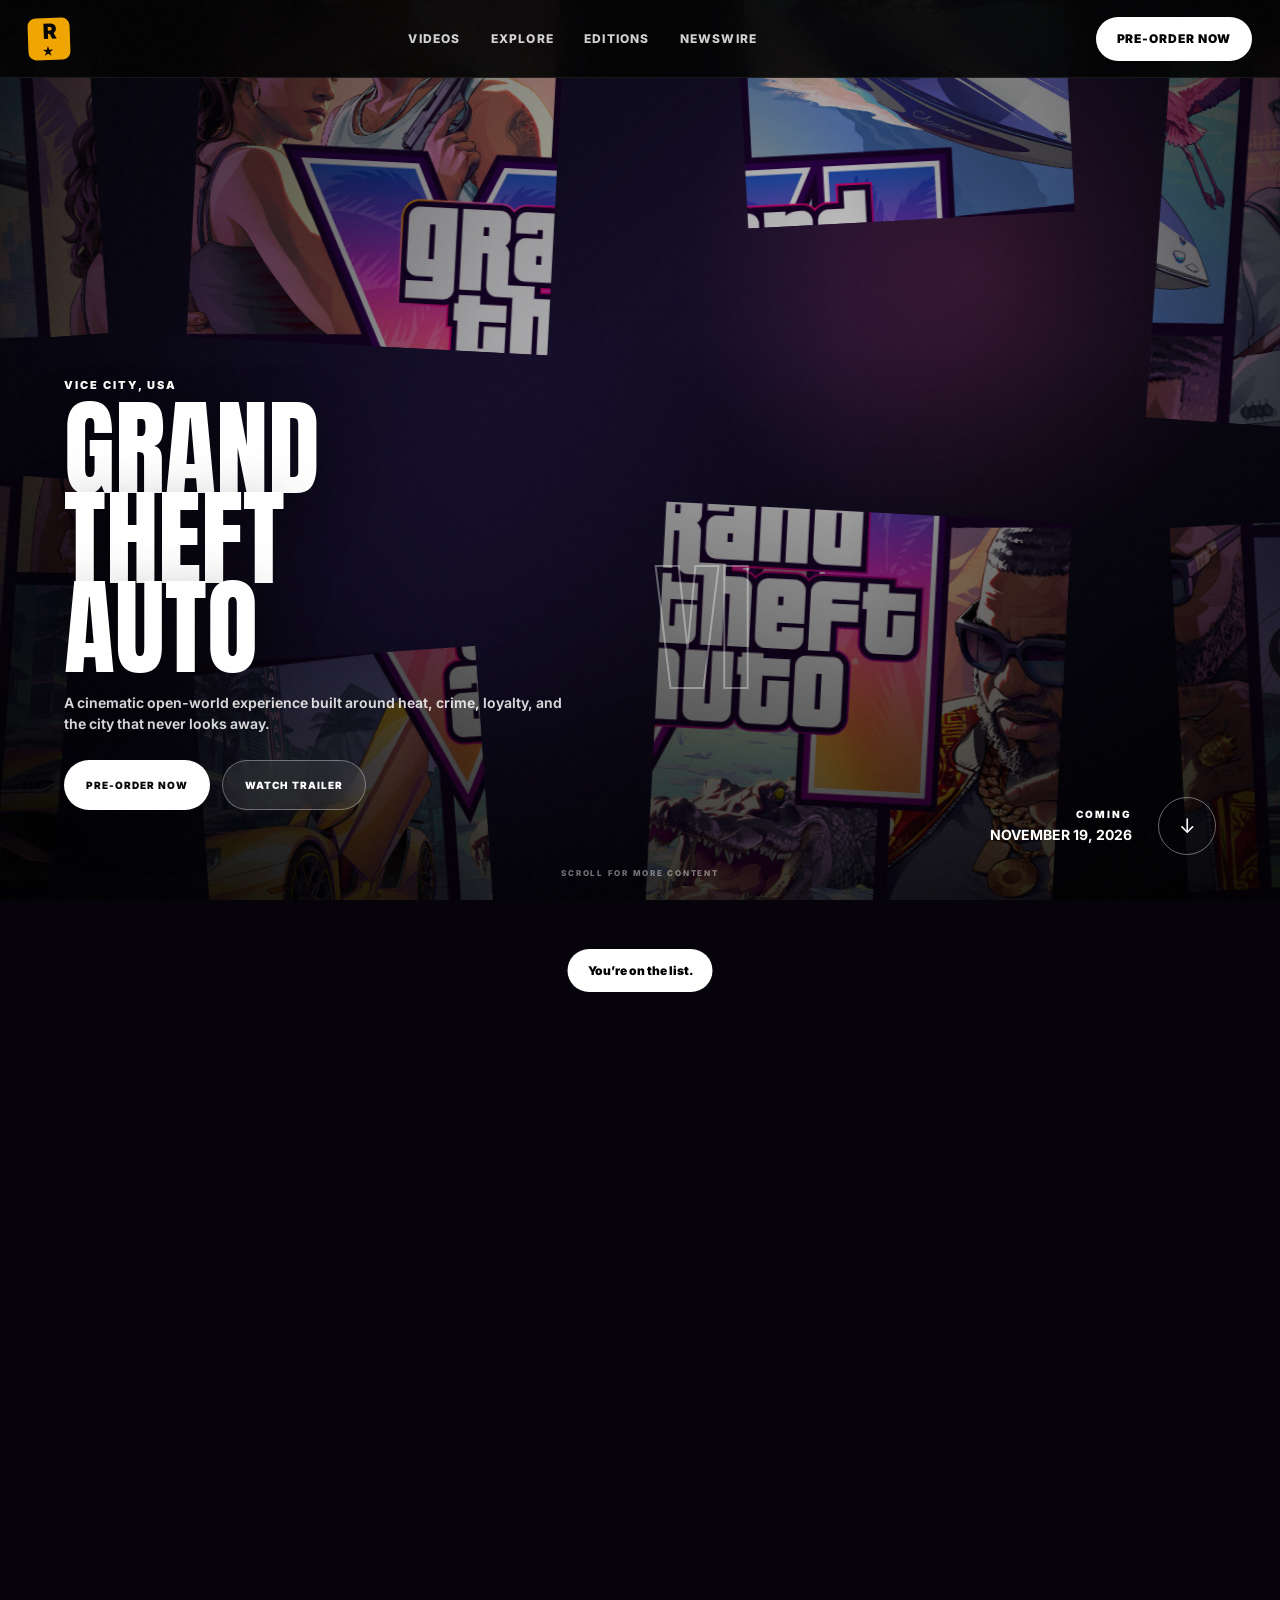
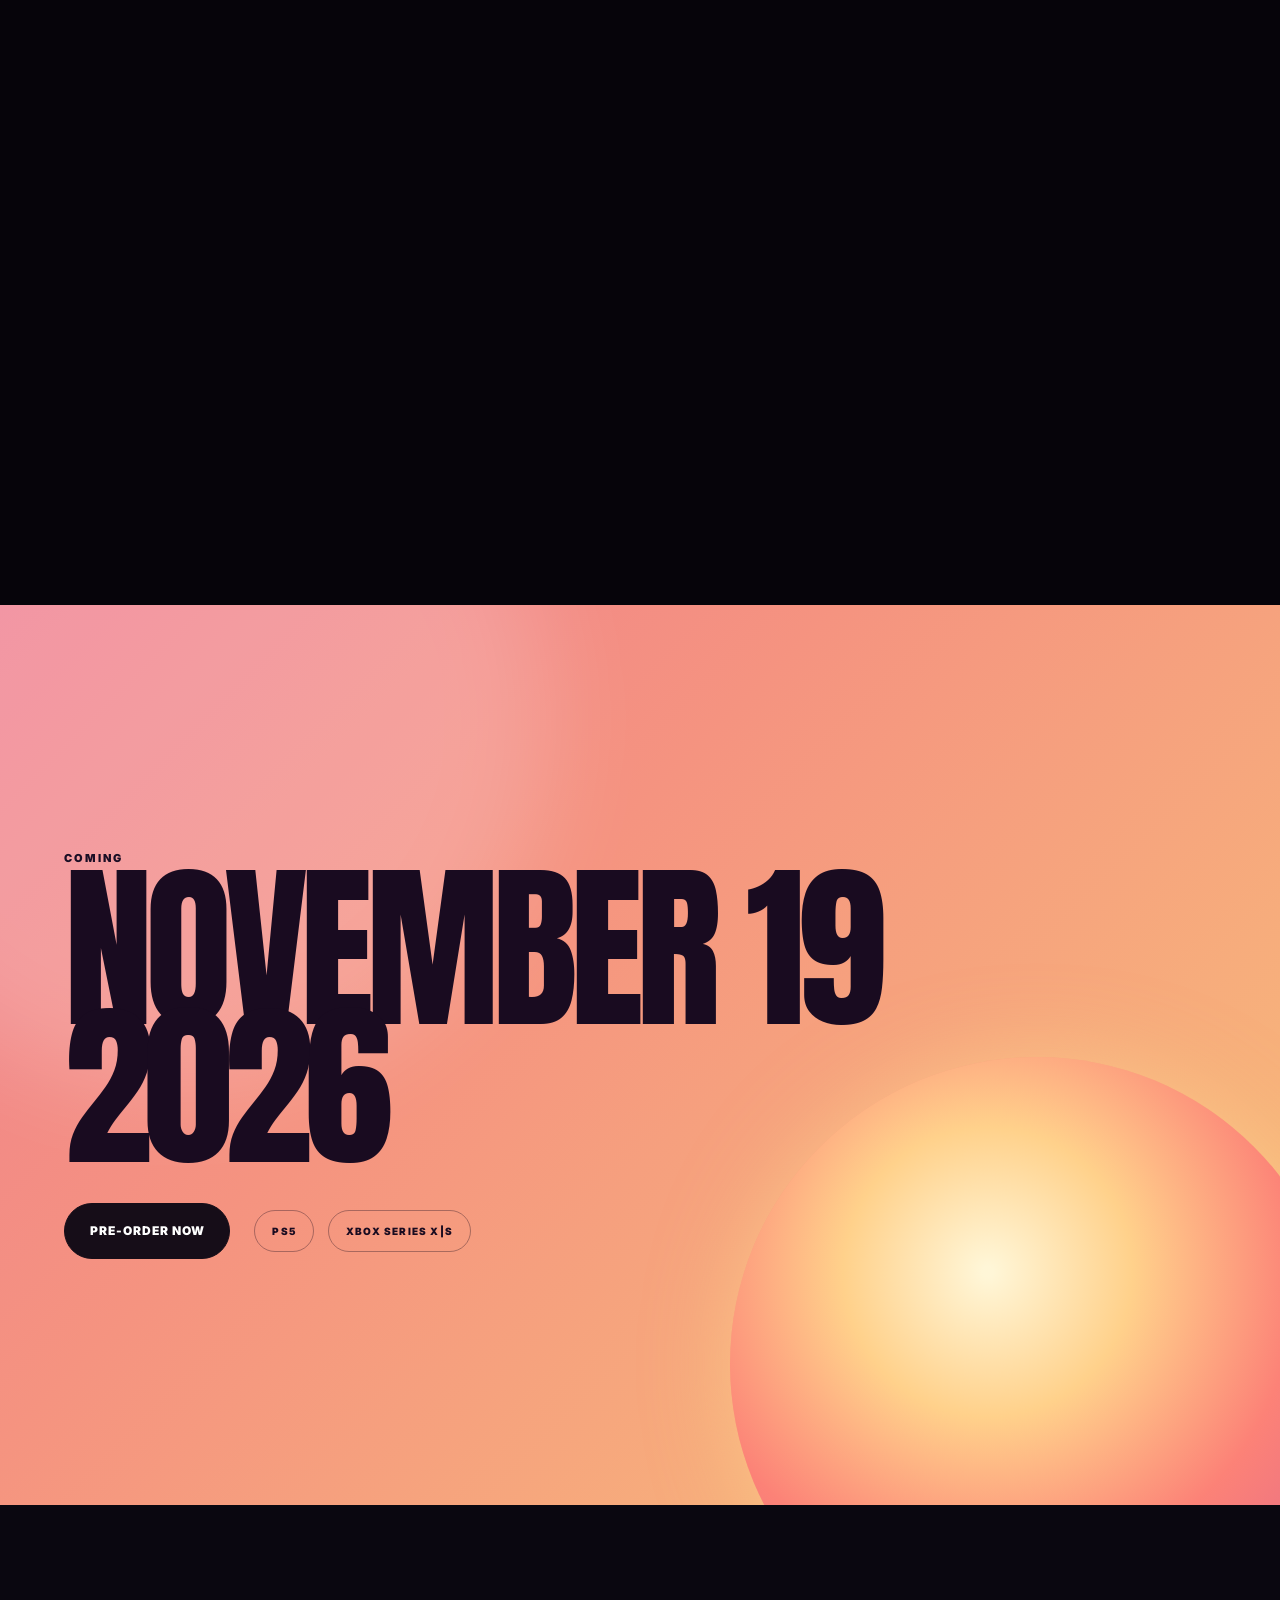
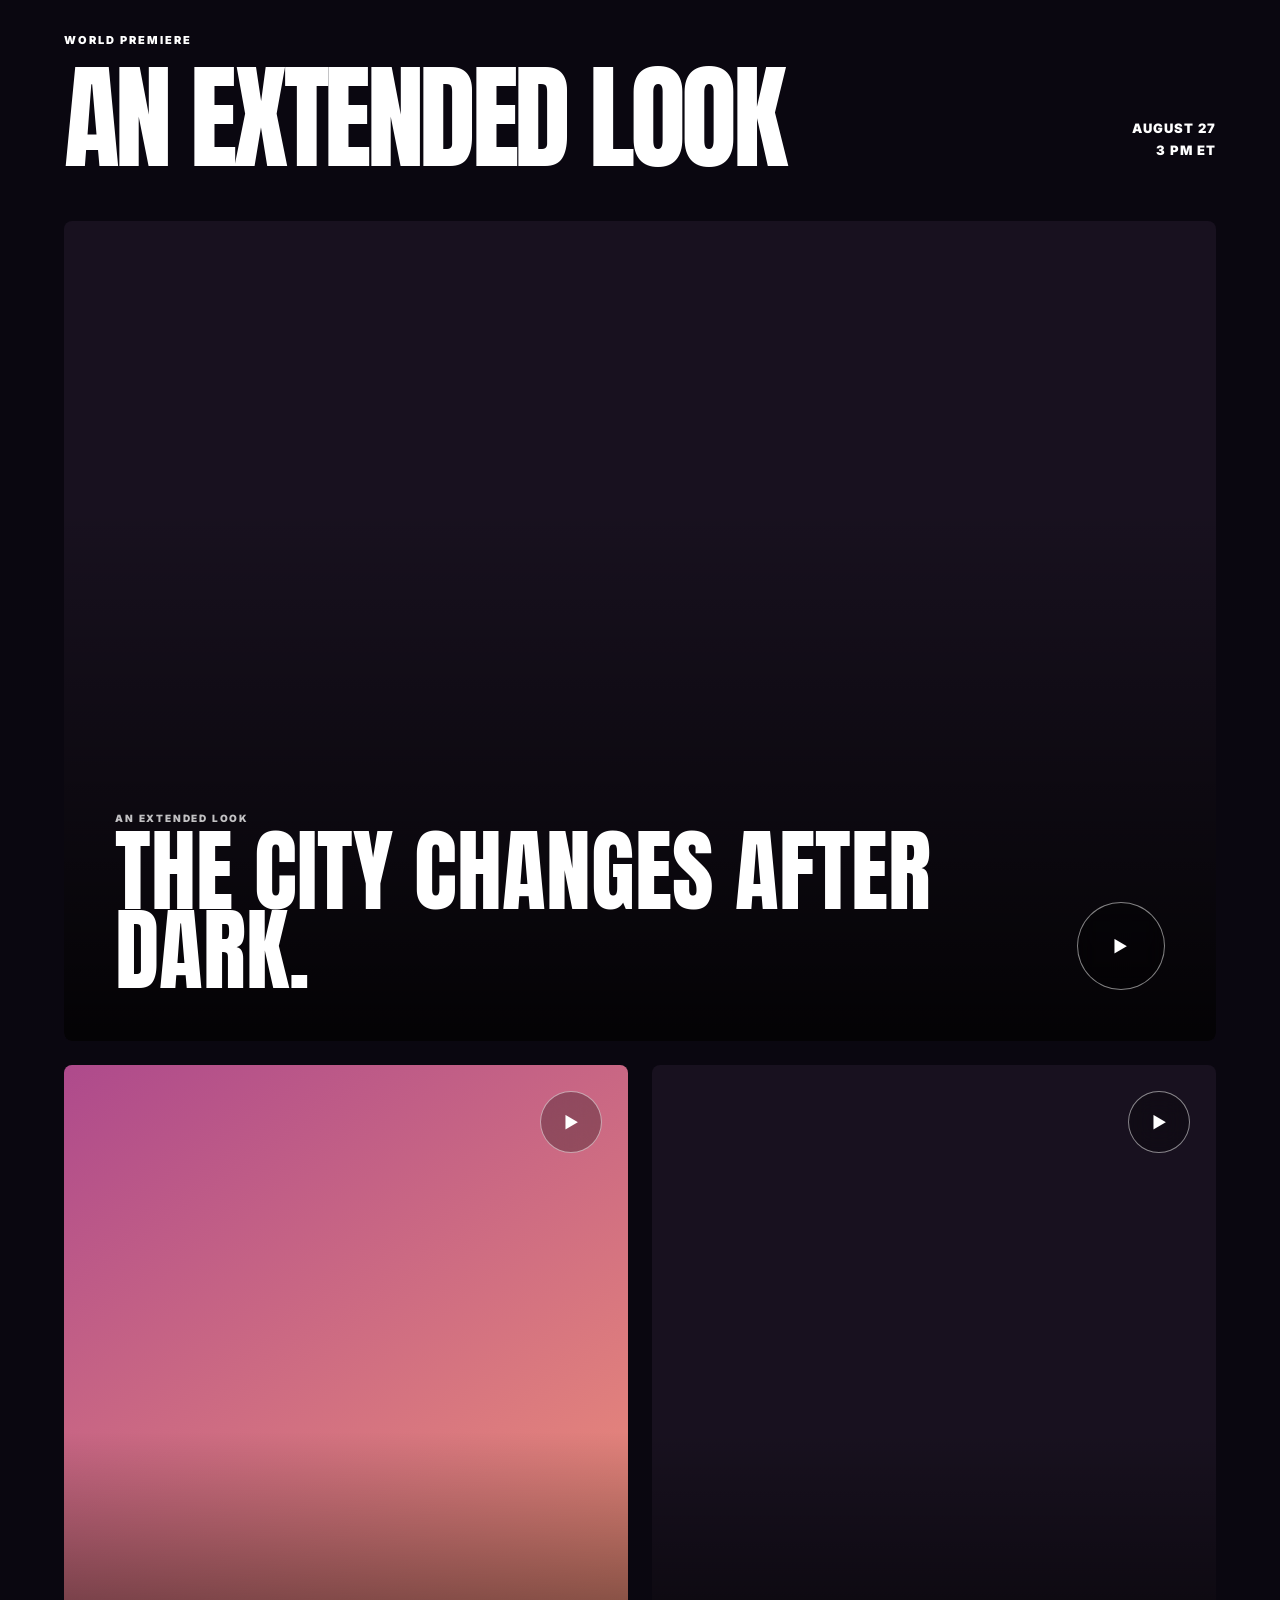
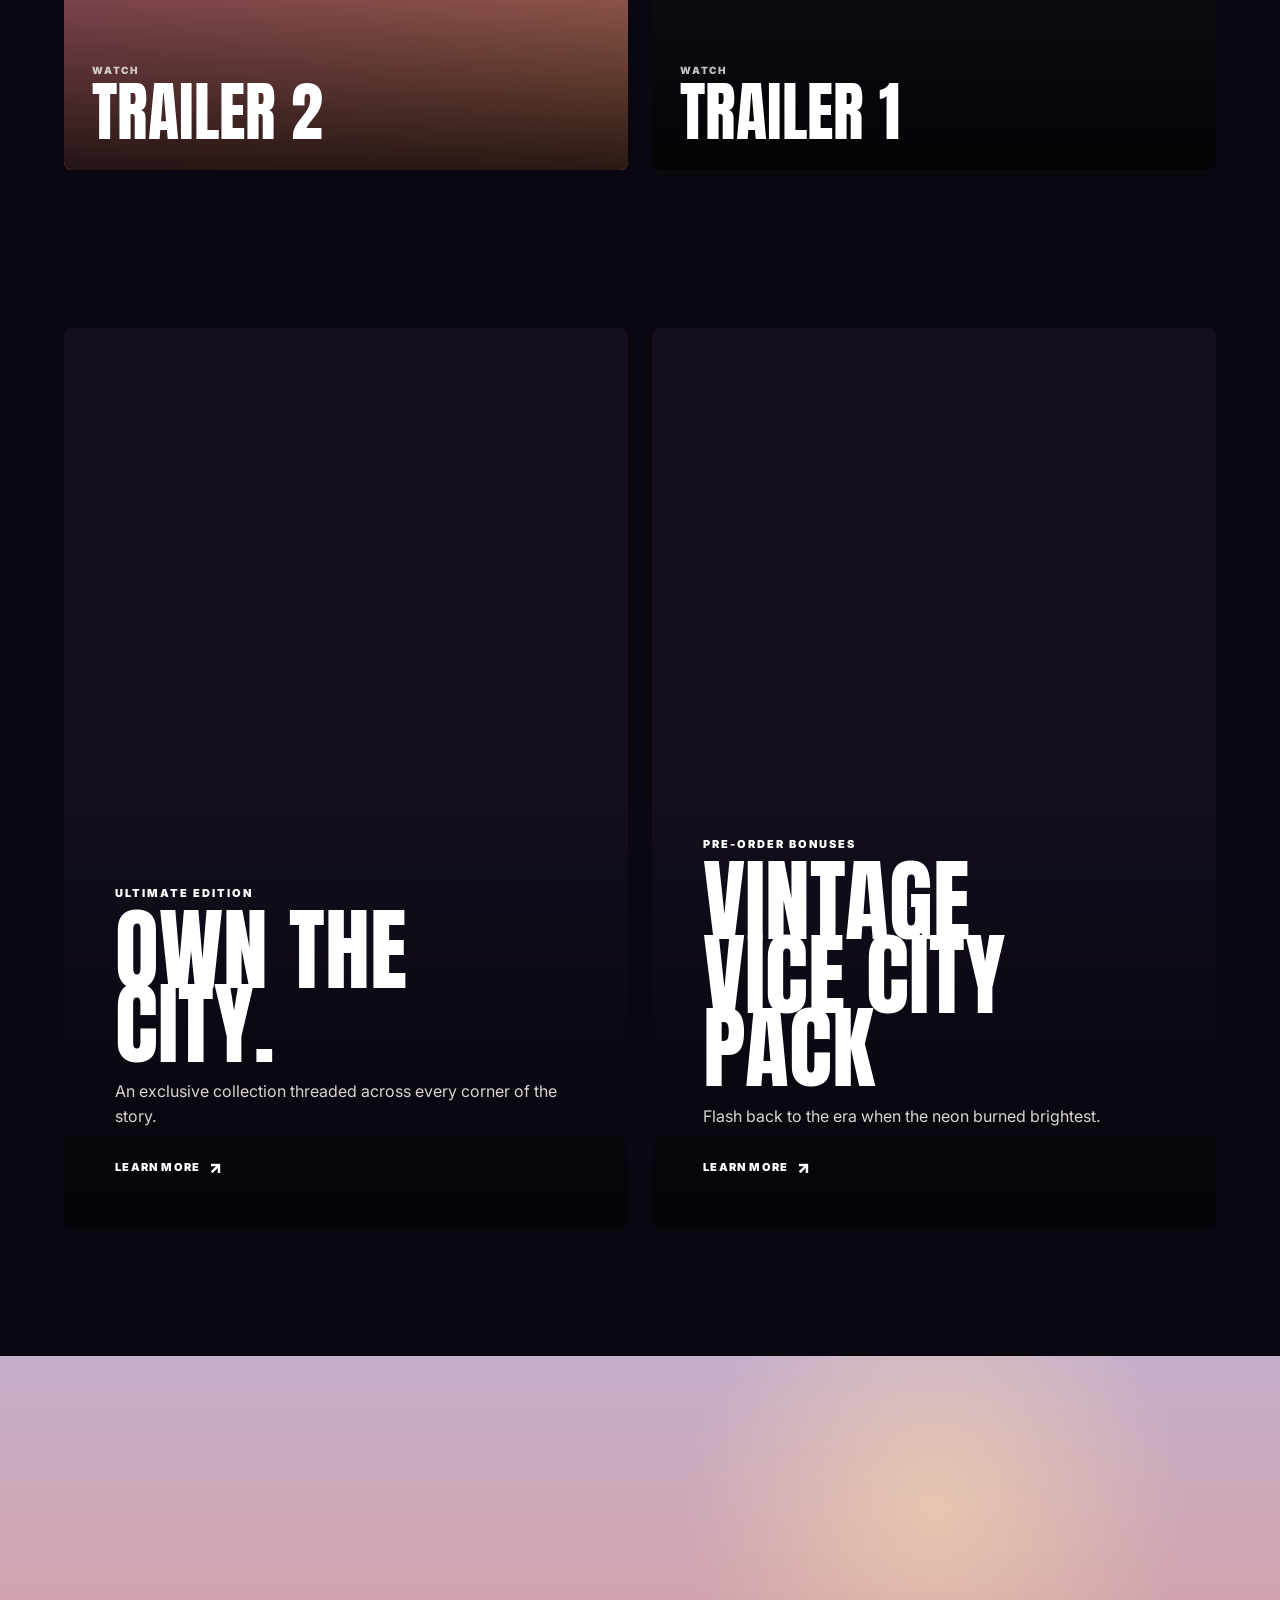
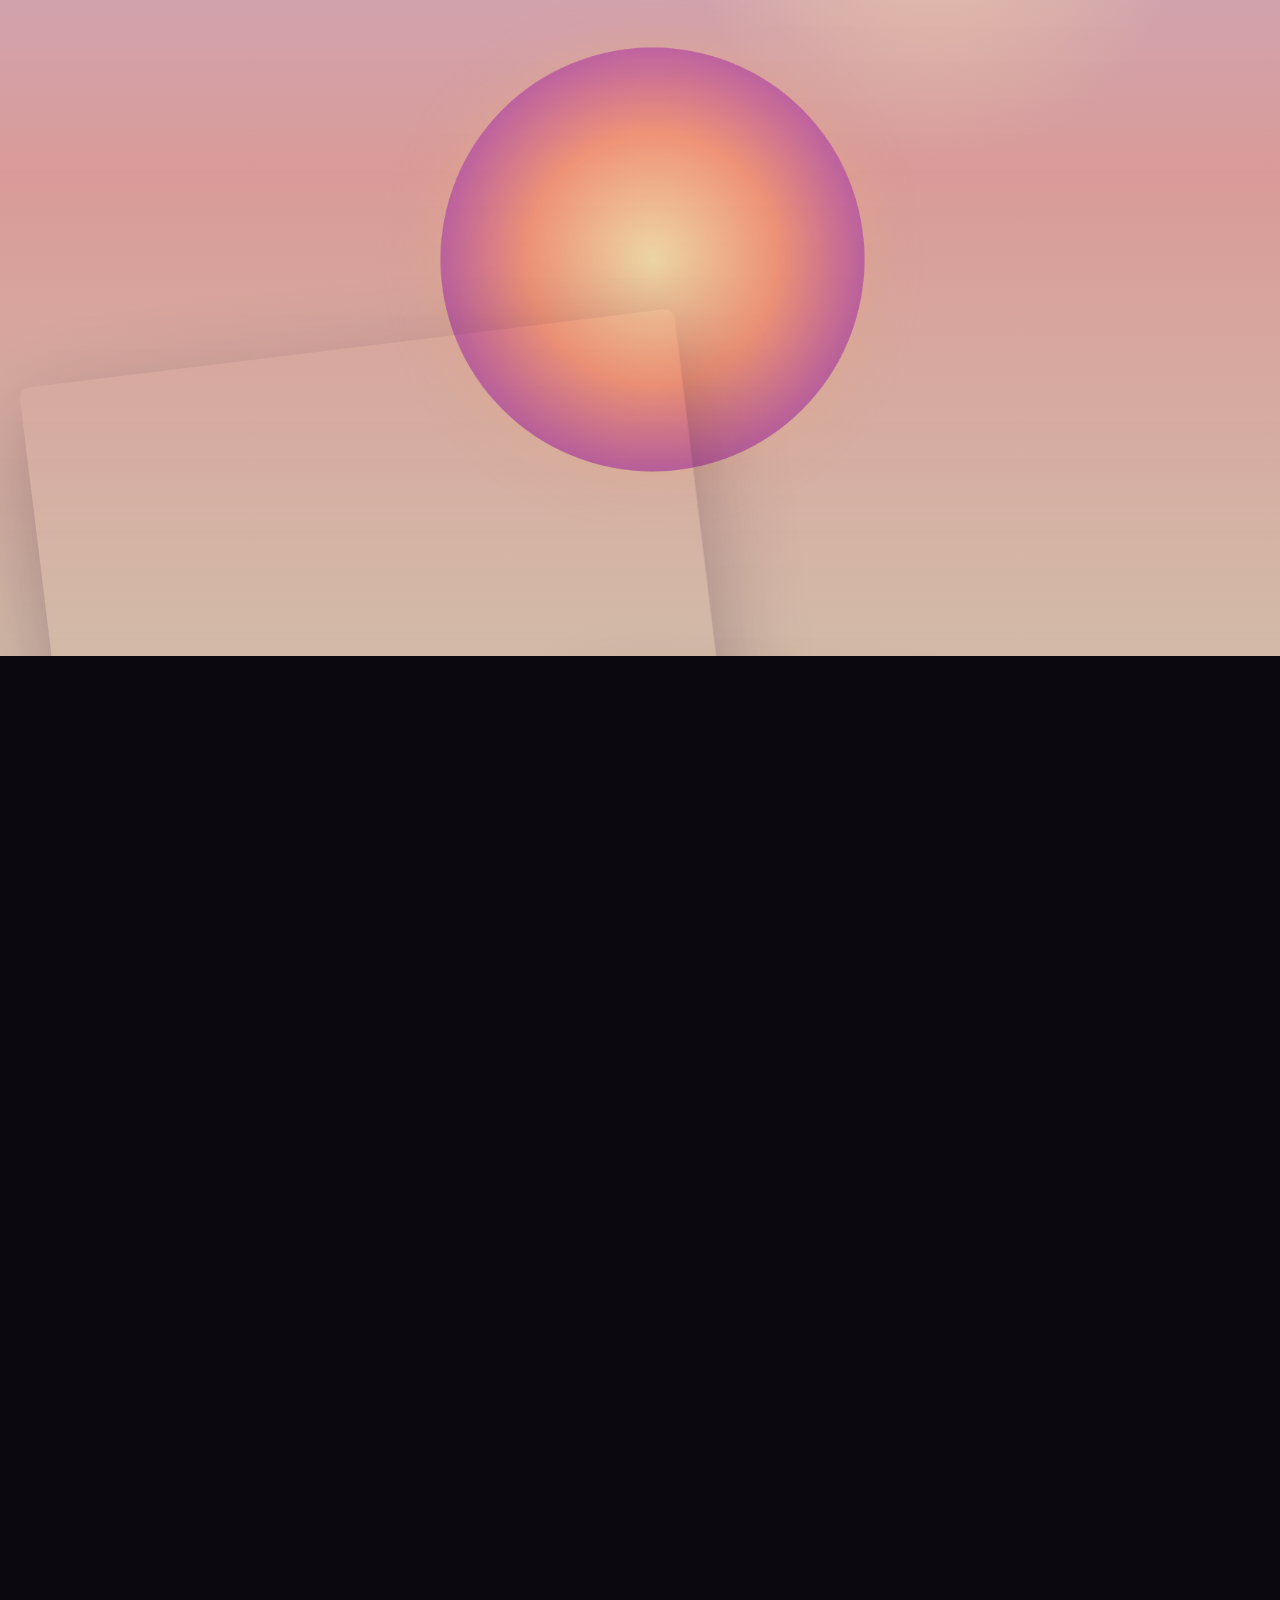
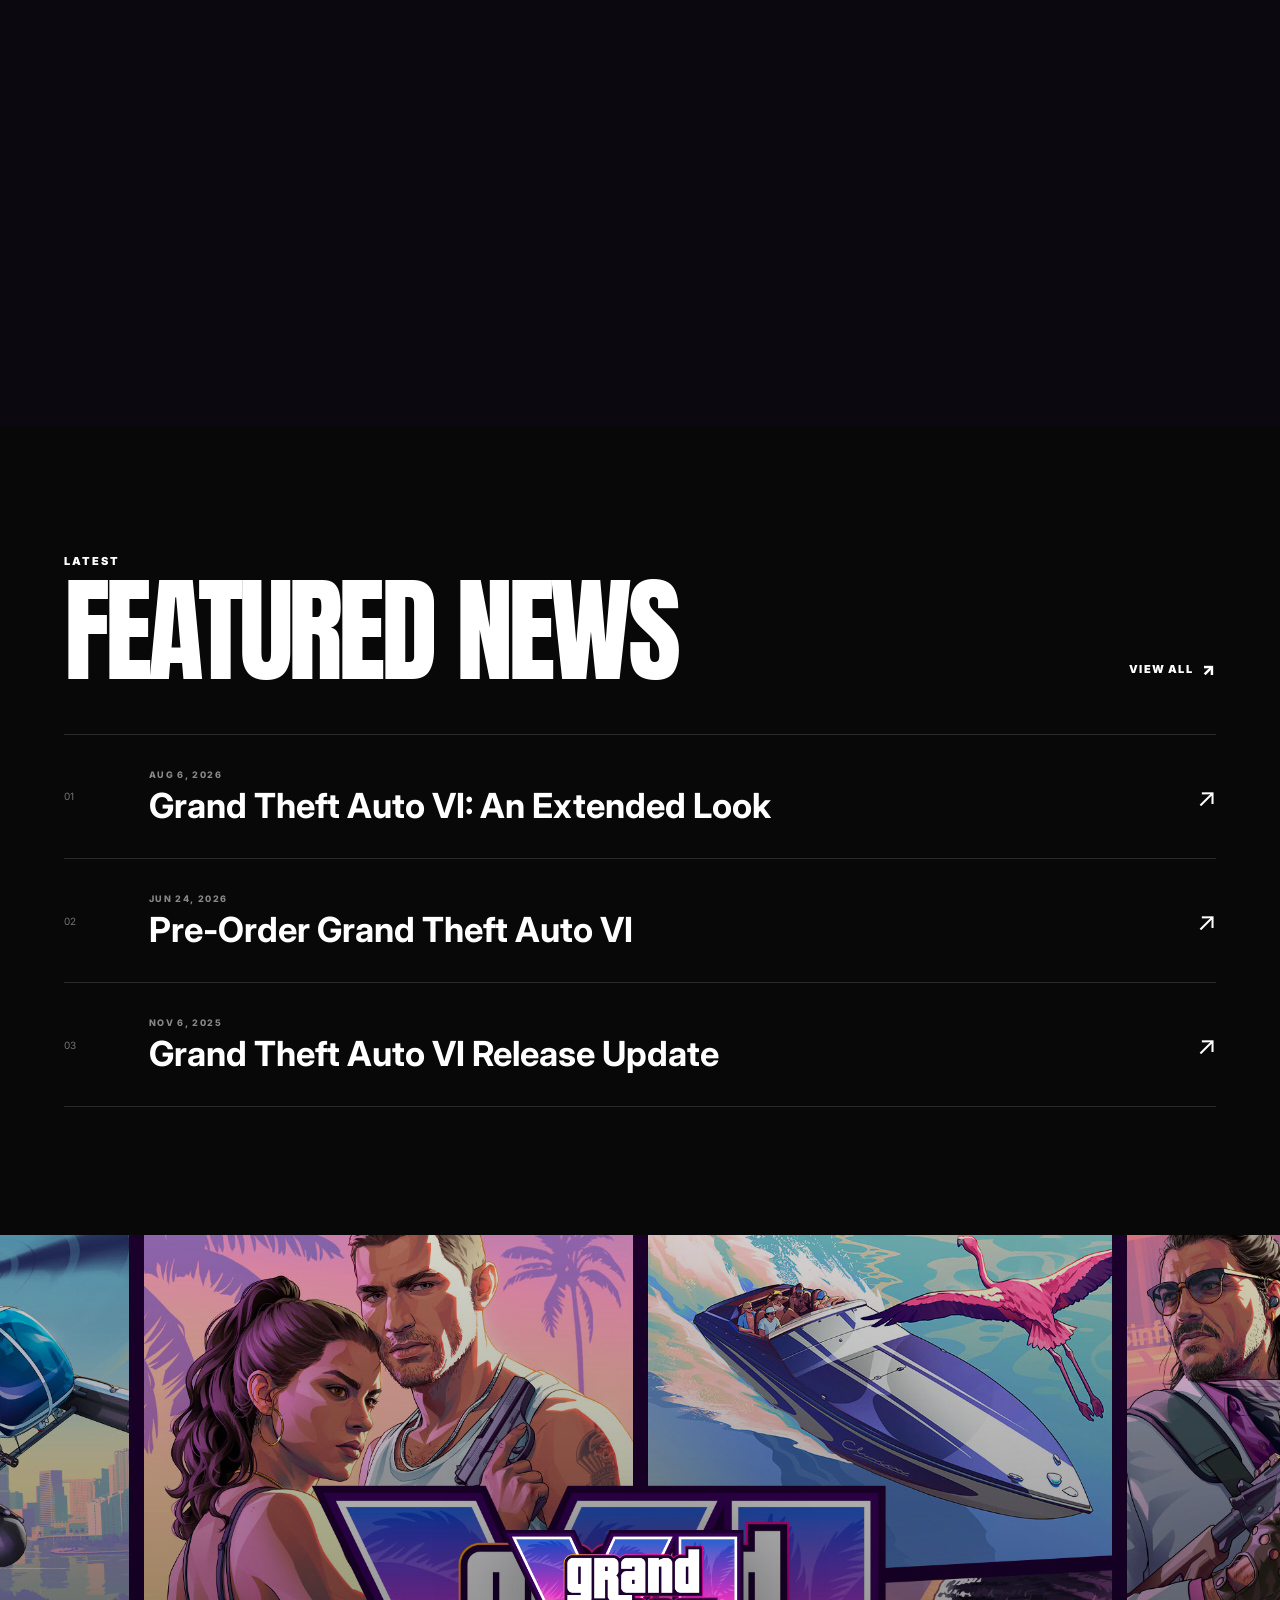
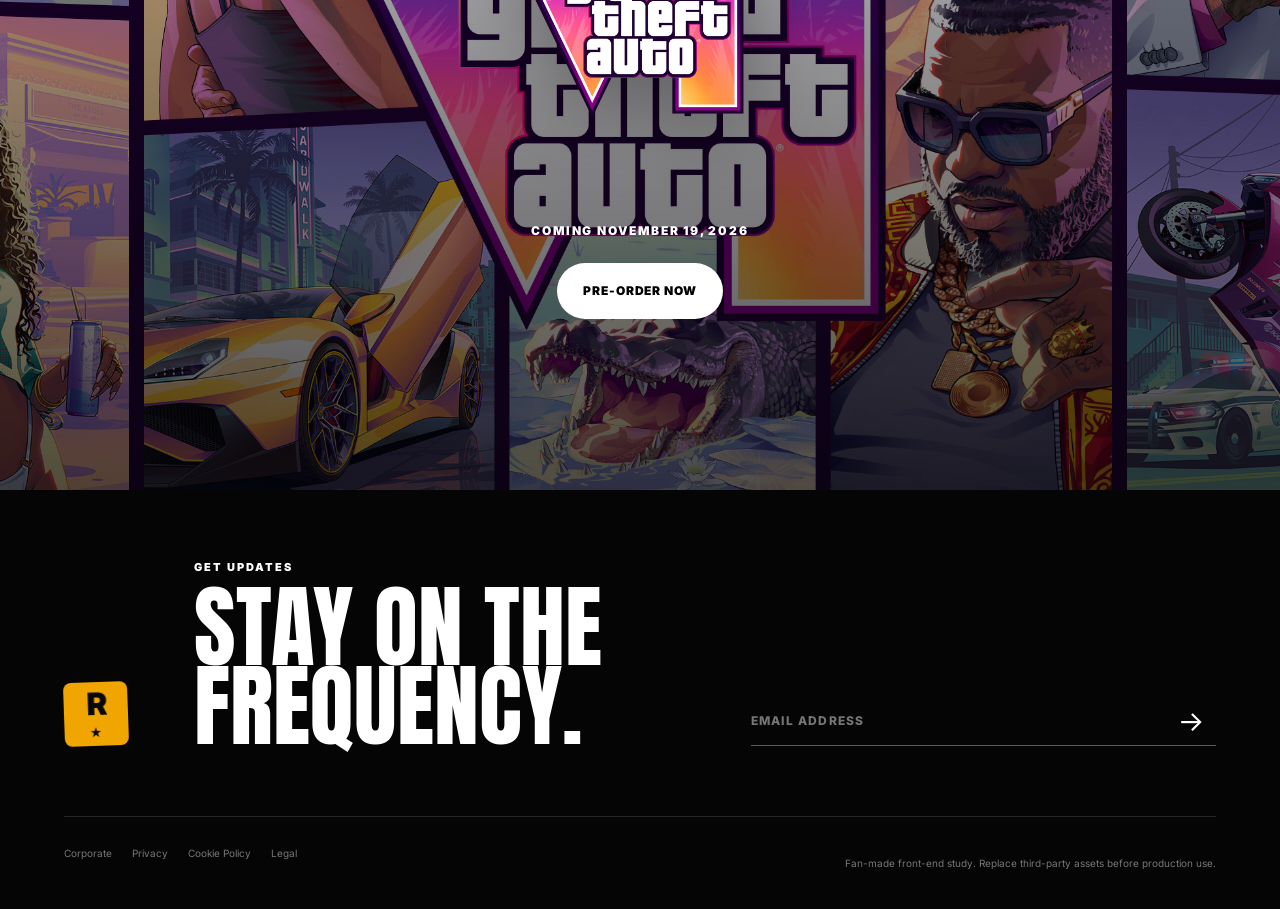
<file: index.html>
<!DOCTYPE html>
<html lang="en">
<head>
  <meta charset="UTF-8" />
  <meta name="viewport" content="width=device-width, initial-scale=1.0" />
  <meta name="theme-color" content="#050505" />
  <meta name="description" content="A cinematic GTA VI inspired front-end study built with plain HTML, CSS and JavaScript." />
  <title>VI — Cinematic Landing Page</title>
  <link rel="preconnect" href="https://fonts.googleapis.com" />
  <link rel="preconnect" href="https://fonts.gstatic.com" crossorigin />
  <link href="https://fonts.googleapis.com/css2?family=Anton&family=Inter:wght@400;500;600;700;800;900&family=League+Gothic&display=swap" rel="stylesheet" />
  <link rel="stylesheet" href="styles.css" />
</head>
<body>
  <div class="noise" aria-hidden="true"></div>
  <div class="page-progress" aria-hidden="true"><span id="progressBar"></span></div>

  <header class="site-header" id="siteHeader">
    <a class="brand" href="#top" aria-label="Home">
      <span class="brand-mark">R<span>★</span></span>
    </a>

    <nav class="desktop-nav" aria-label="Primary navigation">
      <a href="#media">Videos</a>
      <a href="#story">Explore</a>
      <a href="#editions">Editions</a>
      <a href="#news">Newswire</a>
    </nav>

    <div class="header-actions">
      <a class="preorder preorder--small" href="product.html">Pre-Order Now</a>
      <button class="menu-toggle" id="menuToggle" aria-expanded="false" aria-controls="mobileMenu" aria-label="Open menu">
        <span></span><span></span>
      </button>
    </div>
  </header>

  <div class="mobile-menu" id="mobileMenu" aria-hidden="true">
    <div class="mobile-menu__inner">
      <a href="#media">Videos <span>01</span></a>
      <a href="#story">Explore <span>02</span></a>
      <a href="#editions">Editions <span>03</span></a>
      <a href="#news">Newswire <span>04</span></a>
      <a class="preorder" href="product.html">Pre-Order Now</a>
    </div>
  </div>

  <main id="top">
    <section class="hero" id="hero">
      <div class="hero-sticky">
        <div class="hero-backdrop" aria-hidden="true"></div>

        <div class="poster-stage" id="posterStage" aria-hidden="true">
          <div class="poster-slice s1"></div>
          <div class="poster-slice s2"></div>
          <div class="poster-slice s3"></div>
          <div class="poster-slice s4"></div>
          <div class="poster-slice s5"></div>
          <div class="poster-slice s6"></div>
          <div class="poster-slice s7"></div>
          <div class="poster-slice s8"></div>
          <img class="hero-logo" src="assets/poster-logo.png" alt="" />
        </div>

        <div class="hero-vignette" aria-hidden="true"></div>

        <div class="hero-copy">
          <p class="eyebrow">Vice City, USA</p>
          <h1><span>GRAND</span><span>THEFT</span><span>AUTO</span></h1>
          <div class="hero-vi">VI</div>
          <p class="hero-lead">A cinematic open-world experience built around heat, crime, loyalty, and the city that never looks away.</p>
          <div class="hero-actions" aria-label="Hero actions">
            <a class="hero-primary" href="product.html">Pre-Order Now</a>
            <a class="hero-secondary" href="#media">Watch Trailer</a>
          </div>
        </div>

        <div class="hero-bottom">
          <div>
            <p>COMING</p>
            <strong>NOVEMBER 19, 2026</strong>
          </div>
          <a href="#media" class="round-link" aria-label="Scroll to media">
            <span>↓</span>
          </a>
        </div>

        <div class="scroll-label">SCROLL FOR MORE CONTENT</div>
      </div>
    </section>

    <section class="release-panel section-pad reveal-section">
      <div class="release-panel__glow"></div>
      <div class="release-panel__content">
        <p class="eyebrow dark">Coming</p>
        <h2>November 19<br />2026</h2>
        <div class="release-actions">
          <a class="preorder preorder--dark" href="product.html">Pre-Order Now</a>
          <div class="platforms">
            <span>PS5</span>
            <span>XBOX SERIES X|S</span>
          </div>
        </div>
      </div>
      <div class="sun-disc" aria-hidden="true"></div>
    </section>

    <section class="look-section section-pad" id="media">
      <div class="section-heading reveal">
        <p class="eyebrow">World Premiere</p>
        <h2>An Extended Look</h2>
        <div class="date-lockup">
          <span>AUGUST 27</span>
          <span>3 PM ET</span>
        </div>
      </div>

      <article class="feature-card reveal-card">
        <div class="feature-card__media media-feature"></div>
        <div class="feature-card__shade"></div>
        <div class="feature-card__content">
          <div>
            <p class="kicker">An Extended Look</p>
            <h3>The city changes after dark.</h3>
          </div>
          <button class="play-button" data-video="Extended Look" aria-label="Play extended look"><span>▶</span></button>
        </div>
      </article>

      <div class="trailer-grid">
        <article class="media-card reveal-card">
          <div class="media-card__image trailer-two"></div>
          <div class="media-card__overlay"></div>
          <button class="play-button small" data-video="Trailer 2" aria-label="Play trailer 2"><span>▶</span></button>
          <div class="media-card__meta"><p>Watch</p><h3>Trailer 2</h3></div>
        </article>
        <article class="media-card reveal-card">
          <div class="media-card__image trailer-one"></div>
          <div class="media-card__overlay"></div>
          <button class="play-button small" data-video="Trailer 1" aria-label="Play trailer 1"><span>▶</span></button>
          <div class="media-card__meta"><p>Watch</p><h3>Trailer 1</h3></div>
        </article>
      </div>
    </section>

    <section class="edition-section section-pad" id="editions">
      <div class="edition-grid">
        <article class="edition-card reveal-card">
          <div class="edition-card__visual edition-art"></div>
          <div class="edition-card__gradient"></div>
          <div class="edition-card__content">
            <p class="eyebrow">Ultimate Edition</p>
            <h2>Own the city.</h2>
            <p>An exclusive collection threaded across every corner of the story.</p>
            <a href="product.html" class="text-link">Learn More <span>↗</span></a>
          </div>
        </article>

        <article class="edition-card reveal-card">
          <div class="edition-card__visual vintage-art"></div>
          <div class="edition-card__gradient"></div>
          <div class="edition-card__content">
            <p class="eyebrow">Pre-Order Bonuses</p>
            <h2>Vintage<br />Vice City Pack</h2>
            <p>Flash back to the era when the neon burned brightest.</p>
            <a href="product.html" class="text-link">Learn More <span>↗</span></a>
          </div>
        </article>
      </div>
    </section>

    <section class="story-section" id="story">
      <div class="story-sequence" id="storySequence">
        <div class="story-sticky">
          <div class="story-visual" id="storyVisual" aria-hidden="true">
            <div class="story-image story-image--a" style="transform: translate3d(0px, 348.4px, 0px) rotate(-7deg) scale(0.92);"></div>
            <div class="story-image story-image--b" style="transform: translate3d(0px, 522.6px, 0px) rotate(7deg) scale(0.92);"></div>
            <div class="story-orb" style="transform: translate3d(0px, 110px, 0px) scale(0.72);"></div>

            <!-- Promo cards use the same visual behavior as the supplied Rockstar section:
                 the card itself settles from ~.985 scale while the artwork moves upward
                 and eases back from a slightly enlarged parallax crop. -->
            <div class="story-promo-grid" id="storyPromoGrid">
              <a href="product.html" class="story-promo-card story-promo-card--ultimate" data-story-promo="ultimate" aria-label="View Collectible Box product">
                <div class="story-promo-card__bg story-promo-card__bg--ultimate"></div>
                <div class="story-promo-card__shade"></div>
                <div class="story-promo-card__copy">
                  <h4>Ultimate Edition</h4>
                  <p>An exclusive collection of items threaded across all aspects of Jason and Lucia’s story.</p>
                  <span class="story-promo-link">Learn More <b>→</b></span>
                </div>
              </a>

              <a href="product.html" class="story-promo-card story-promo-card--vintage" data-story-promo="vintage" aria-label="View Collectible Box product">
                <div class="story-promo-card__bg story-promo-card__bg--vintage"></div>
                <div class="story-promo-card__shade"></div>
                <div class="story-promo-card__copy story-promo-card__copy--vintage">
                  <q>Pre-Order Bonuses</q>
                  <h4>Vintage<br />Vice City Pack</h4>
                  <p>Pre-order to get unique benefits that flash back to when the neon burned brightest.</p>
                  <span class="story-promo-link">Learn More <b>→</b></span>
                </div>
              </a>
            </div>

            <div class="story-visual__wash"></div>
          </div>

          <article class="story-panel story-panel--copy" data-story-panel="copy">
            <div class="story-copy">
              <p class="eyebrow story-eyebrow">Vice City, USA.</p>
              <h2 class="story-title" aria-label="The darkest side of the sunniest place in America.">
                <span>The darkest</span>
                <span>side of the</span>
                <span>sunniest place</span>
                <span>in America.</span>
              </h2>
              <p class="story-lead">Jason and Lucia have always known the deck is stacked against them. When an easy score goes wrong, they are forced deeper into a criminal conspiracy stretching across the state — and forced to rely on each other more than ever.</p>
              <span class="story-count">01 / 03</span>
            </div>
          </article>

          <a href="product.html" class="story-panel story-panel--portal story-panel--people" data-story-panel="people">
            <div class="story-panel__media story-panel__media--people"></div>
            <div class="story-panel__shade"></div>
            <div class="story-panel__content">
              <p>People &amp; Places</p>
              <h3>Only in<br />Leonida</h3>
              <span>Explore More ↗</span>
            </div>
            <span class="story-count">02 / 03</span>
          </a>

          <a href="#media" class="story-panel story-panel--portal story-panel--media" data-story-panel="media">
            <div class="story-panel__media story-panel__media--media"></div>
            <div class="story-panel__shade"></div>
            <div class="story-panel__content">
              <p>Downloads</p>
              <h3>Media &amp;<br />Artwork</h3>
              <span>See All ↗</span>
            </div>
            <span class="story-count">03 / 03</span>
          </a>
        </div>
      </div>
    </section>

    <section class="news-section section-pad" id="news">
      <div class="news-head reveal">
        <div>
          <p class="eyebrow">Latest</p>
          <h2>Featured News</h2>
        </div>
        <a href="#" class="text-link">View All <span>↗</span></a>
      </div>

      <div class="news-list">
        <article class="news-item reveal-card">
          <span class="news-no">01</span>
          <div><p>AUG 6, 2026</p><h3>Grand Theft Auto VI: An Extended Look</h3></div>
          <span class="news-arrow">↗</span>
        </article>
        <article class="news-item reveal-card">
          <span class="news-no">02</span>
          <div><p>JUN 24, 2026</p><h3>Pre-Order Grand Theft Auto VI</h3></div>
          <span class="news-arrow">↗</span>
        </article>
        <article class="news-item reveal-card">
          <span class="news-no">03</span>
          <div><p>NOV 6, 2025</p><h3>Grand Theft Auto VI Release Update</h3></div>
          <span class="news-arrow">↗</span>
        </article>
      </div>
    </section>

    <section class="final-banner">
      <div class="final-banner__bg"></div>
      <img src="assets/poster-logo.png" alt="Grand Theft Auto VI" />
      <p>COMING NOVEMBER 19, 2026</p>
      <a href="product.html" class="preorder">Pre-Order Now</a>
    </section>
  </main>

  <footer class="site-footer">
    <div class="footer-top">
      <div class="footer-brand">R<span>★</span></div>
      <div class="footer-copy">
        <p class="eyebrow">Get Updates</p>
        <h2>Stay on the frequency.</h2>
      </div>
      <form class="signup" id="signupForm">
        <label class="sr-only" for="email">Email address</label>
        <input id="email" type="email" placeholder="EMAIL ADDRESS" required />
        <button type="submit">→</button>
      </form>
    </div>

    <div class="footer-bottom">
      <div class="footer-links">
        <a href="#">Corporate</a><a href="#">Privacy</a><a href="#">Cookie Policy</a><a href="#">Legal</a>
      </div>
      <p>Fan-made front-end study. Replace third-party assets before production use.</p>
    </div>
  </footer>

  <div class="video-modal" id="videoModal" aria-hidden="true" role="dialog" aria-modal="true" aria-labelledby="modalTitle">
    <button class="modal-close" id="modalClose" aria-label="Close video">×</button>
    <div class="video-modal__inner">
      <p class="eyebrow">Now Playing</p>
      <h2 id="modalTitle">Trailer</h2>
      <div class="video-placeholder">
        <span>▶</span>
        <p>Connect your own MP4 / YouTube embed here.</p>
      </div>
    </div>
  </div>

  <div class="toast" id="toast" role="status" aria-live="polite">You’re on the list.</div>

  <script src="script.js"></script>
</body>
</html>
</file>
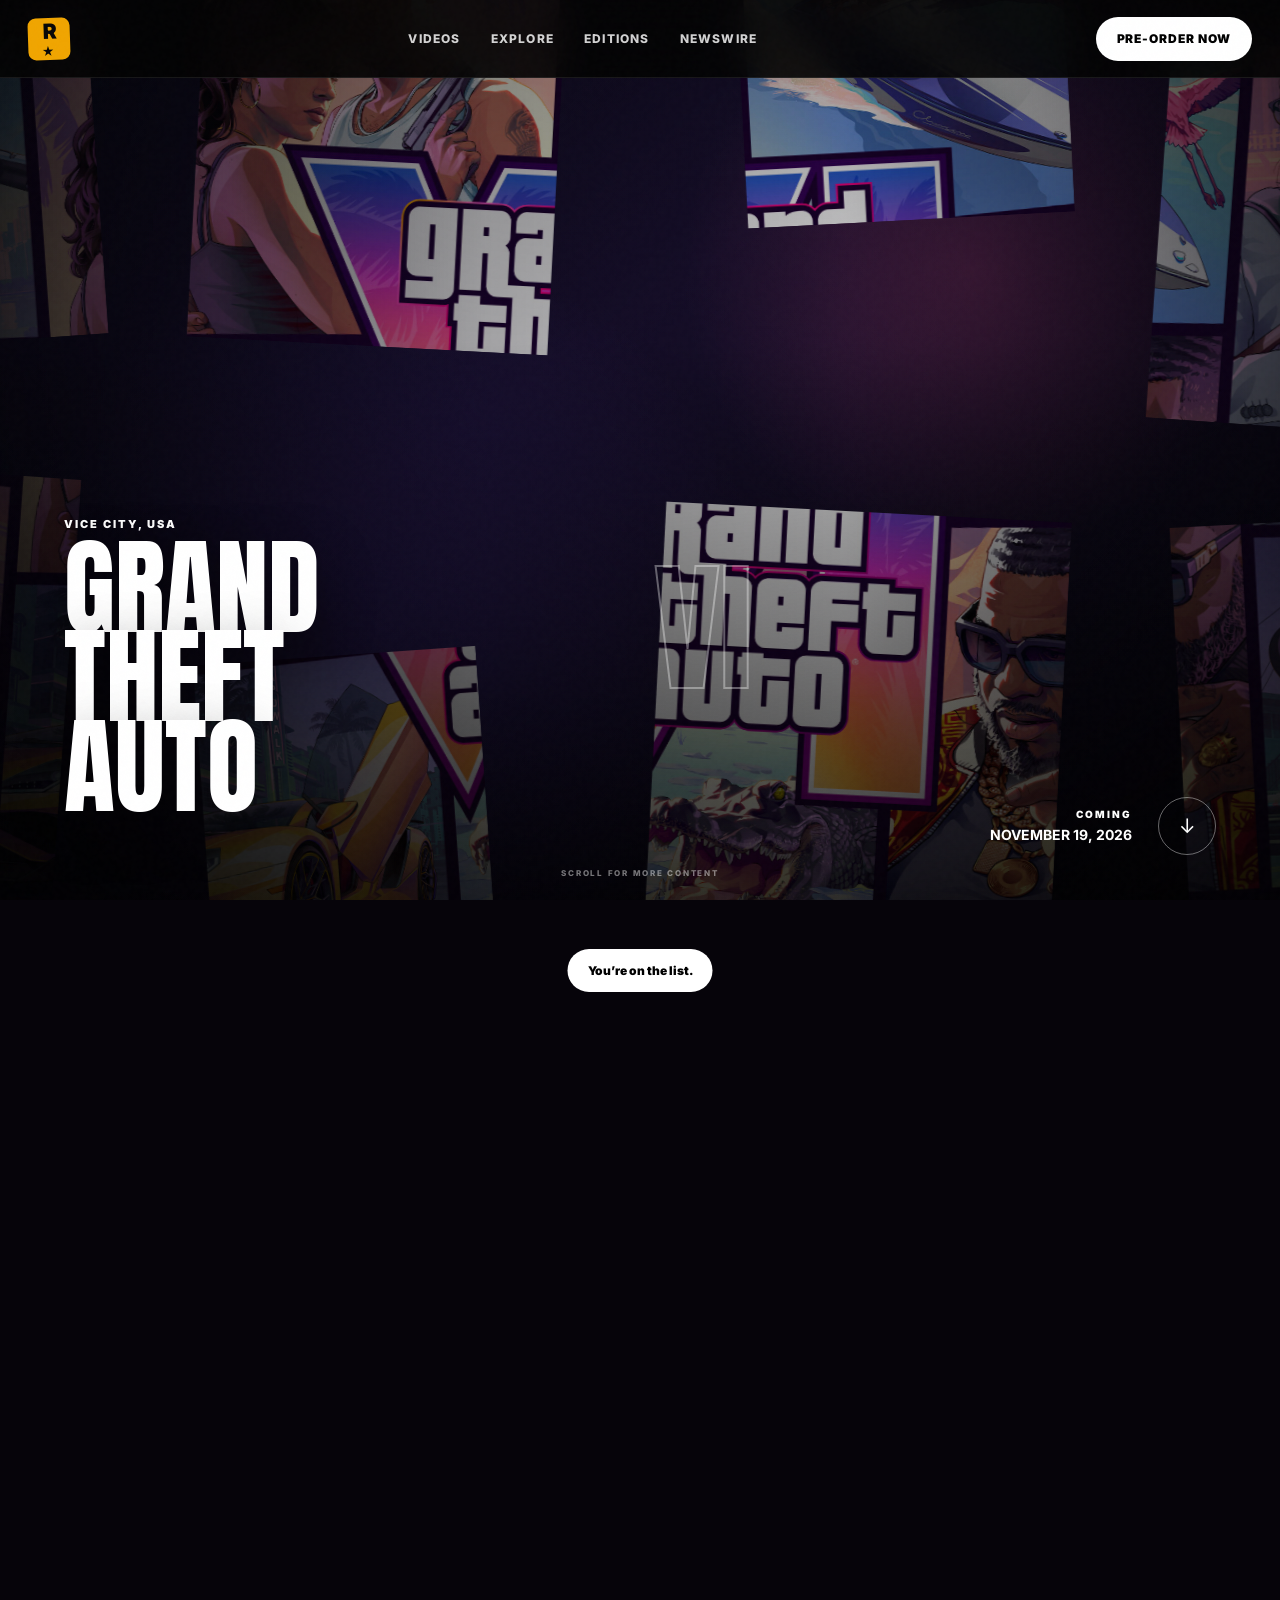
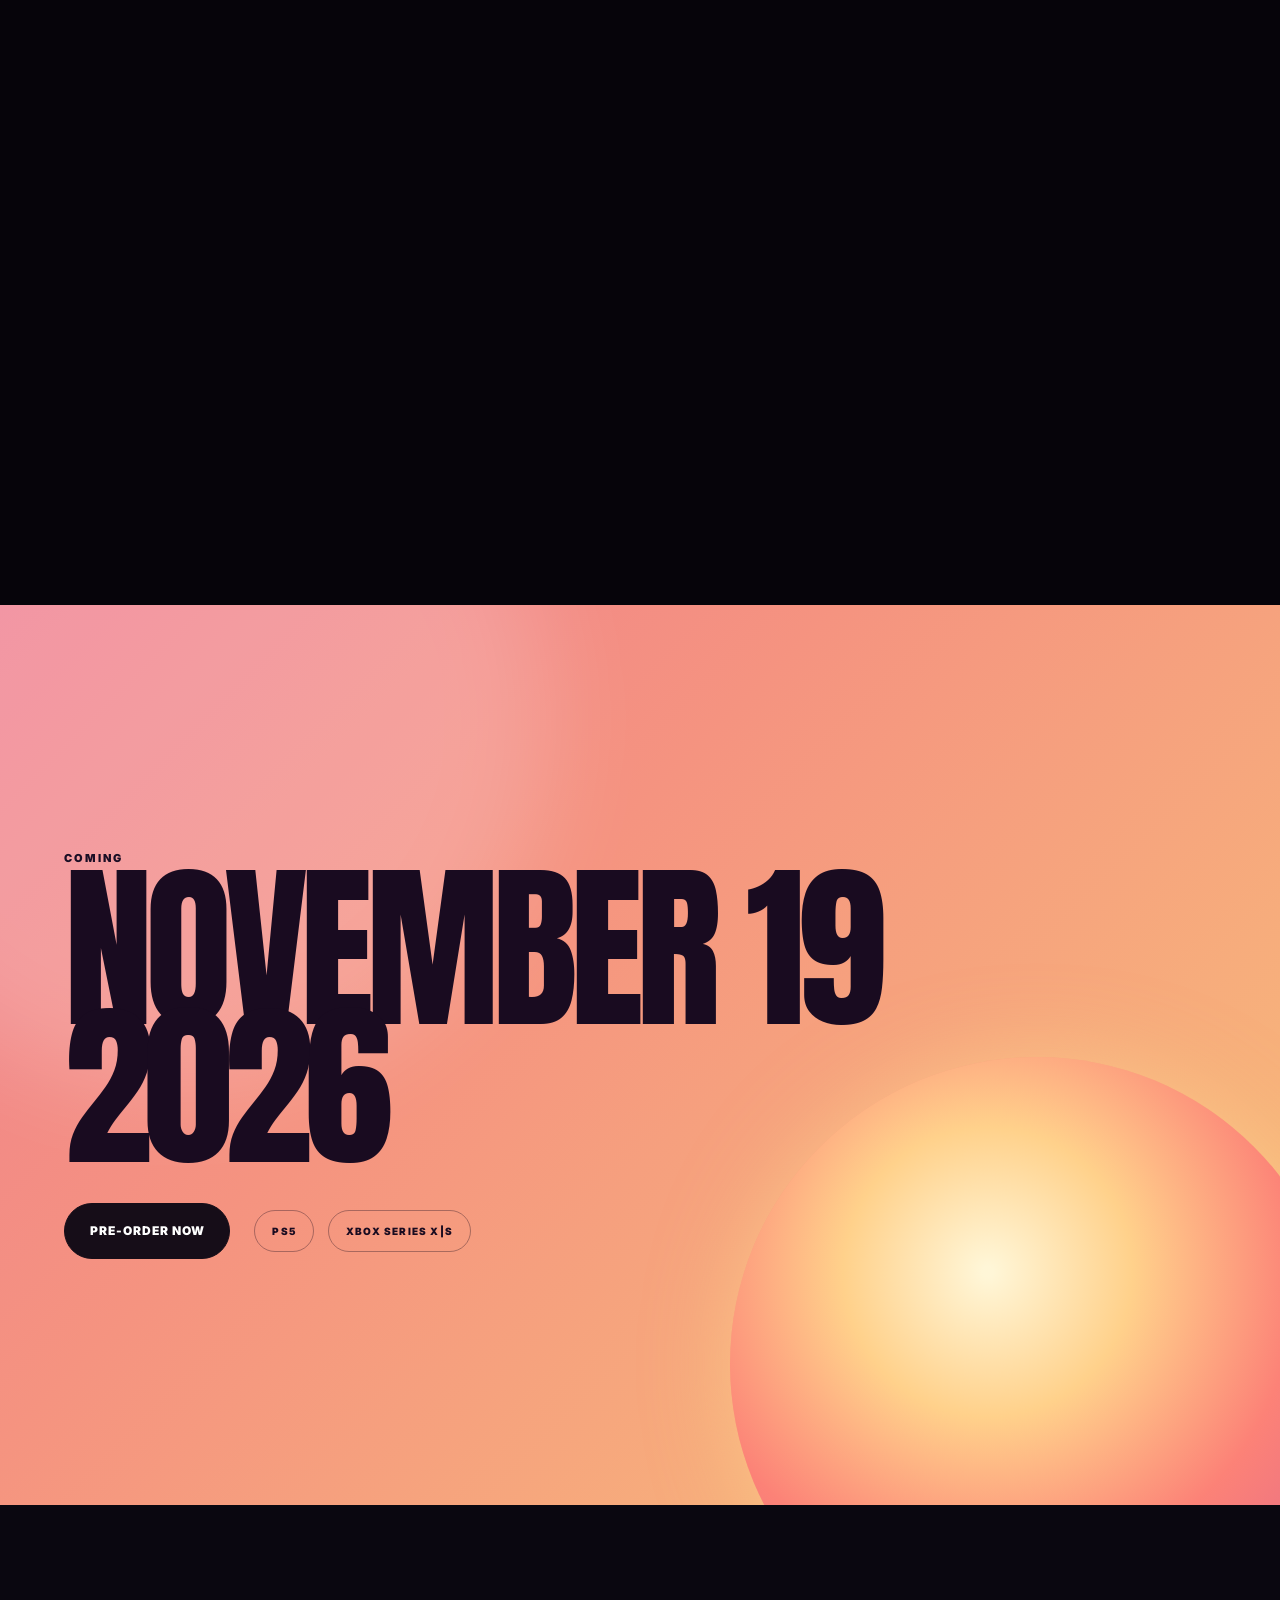
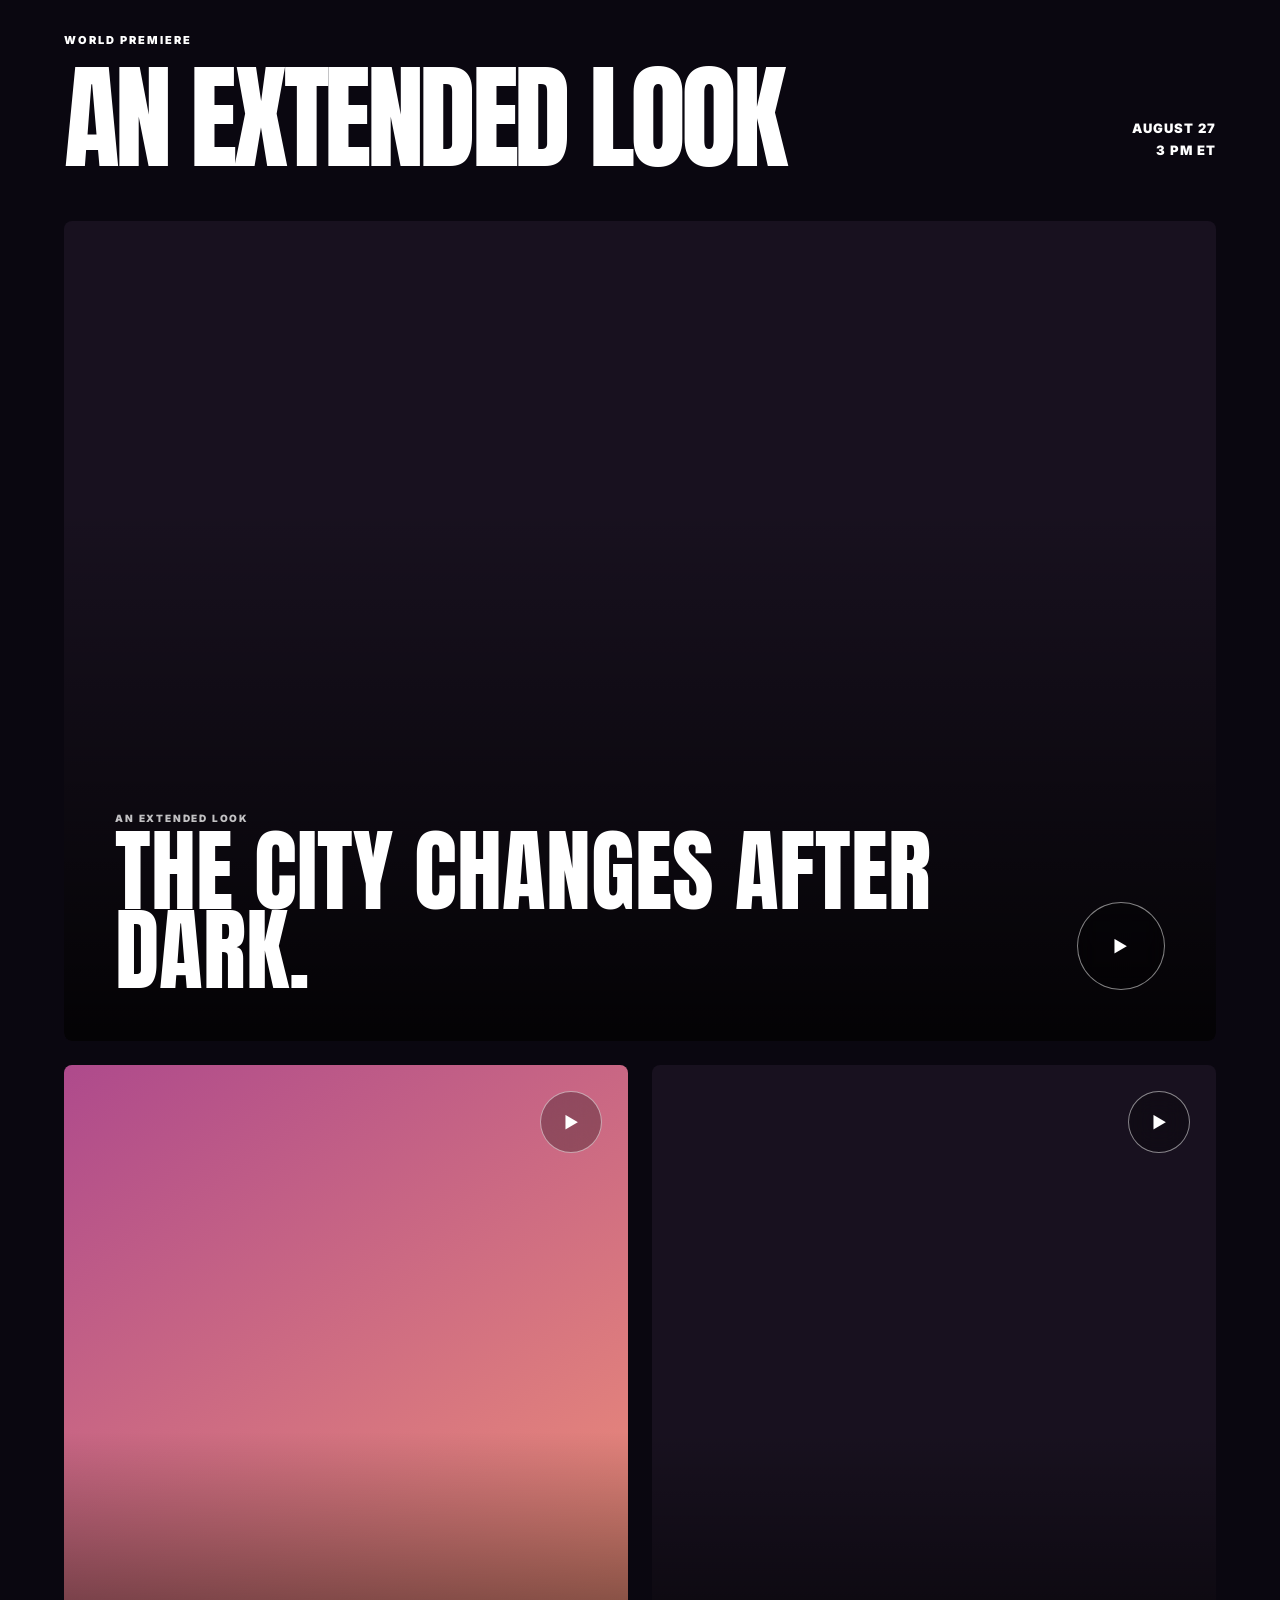
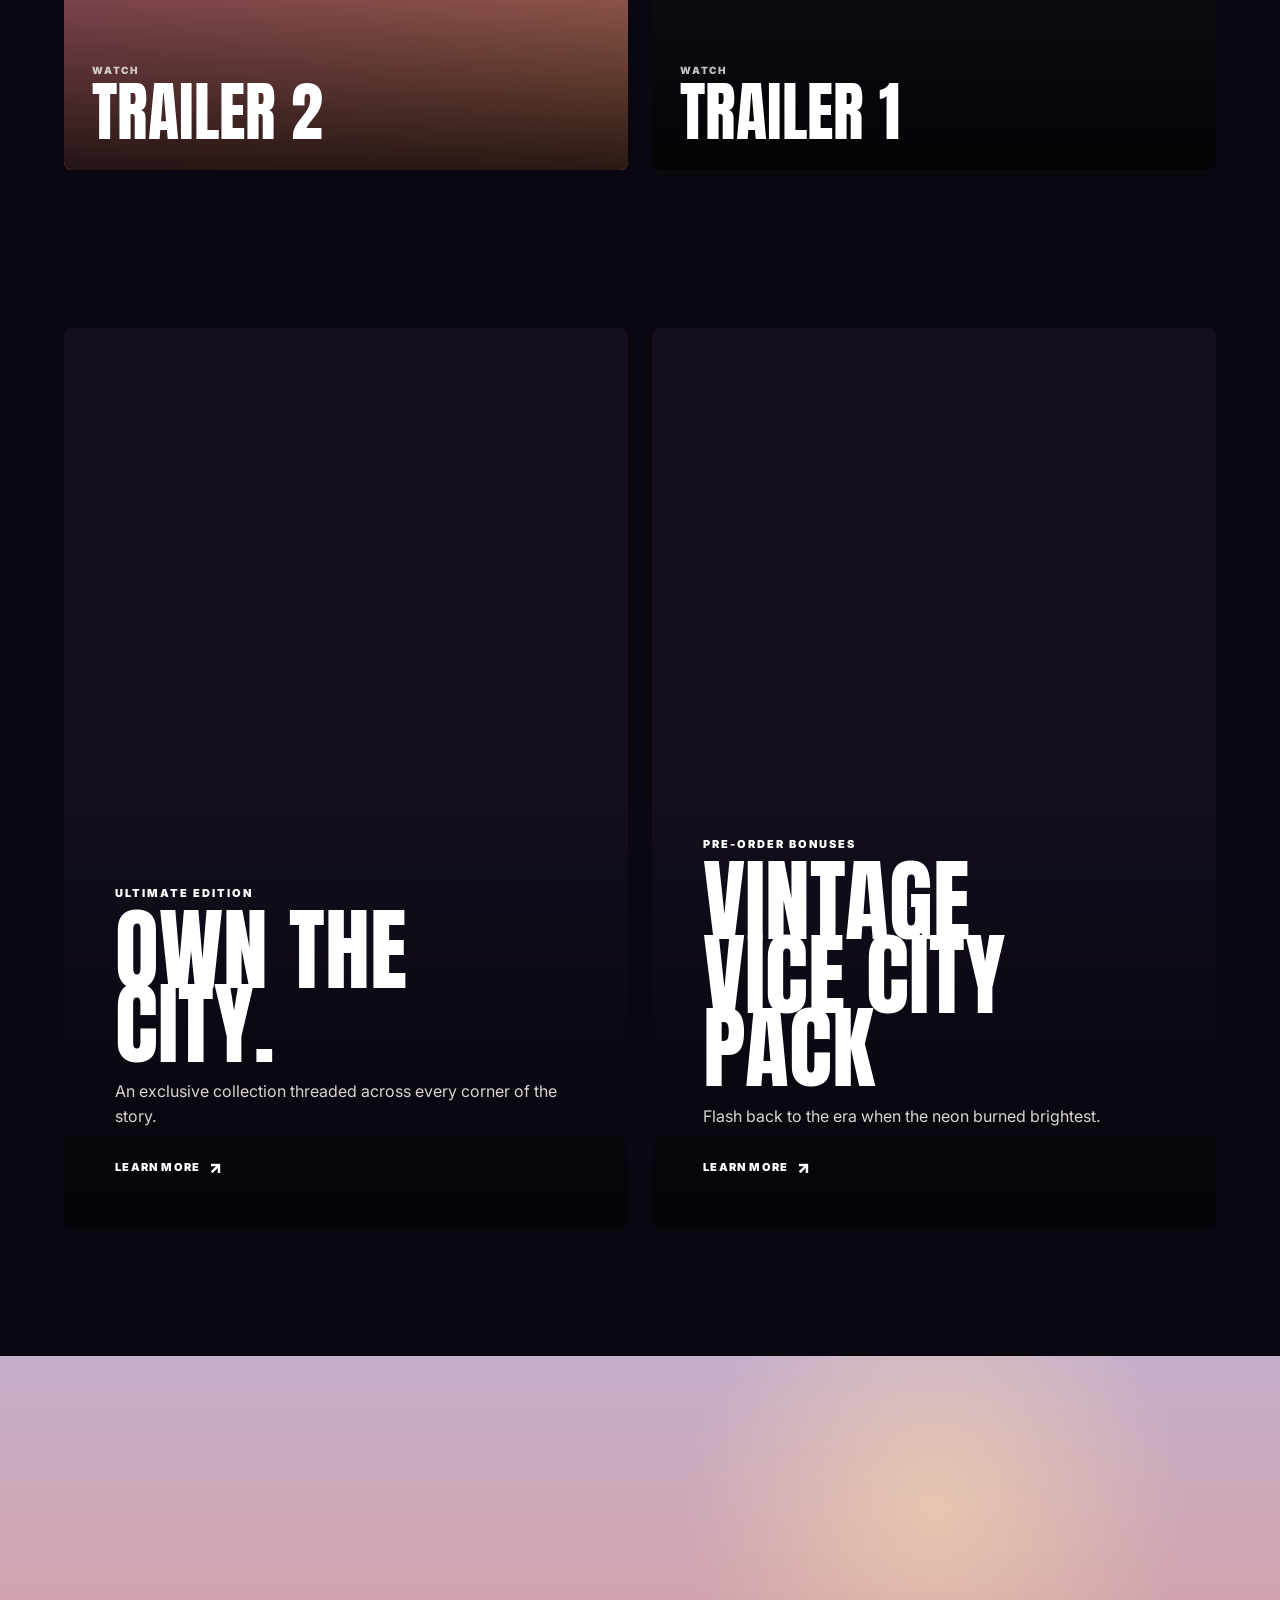
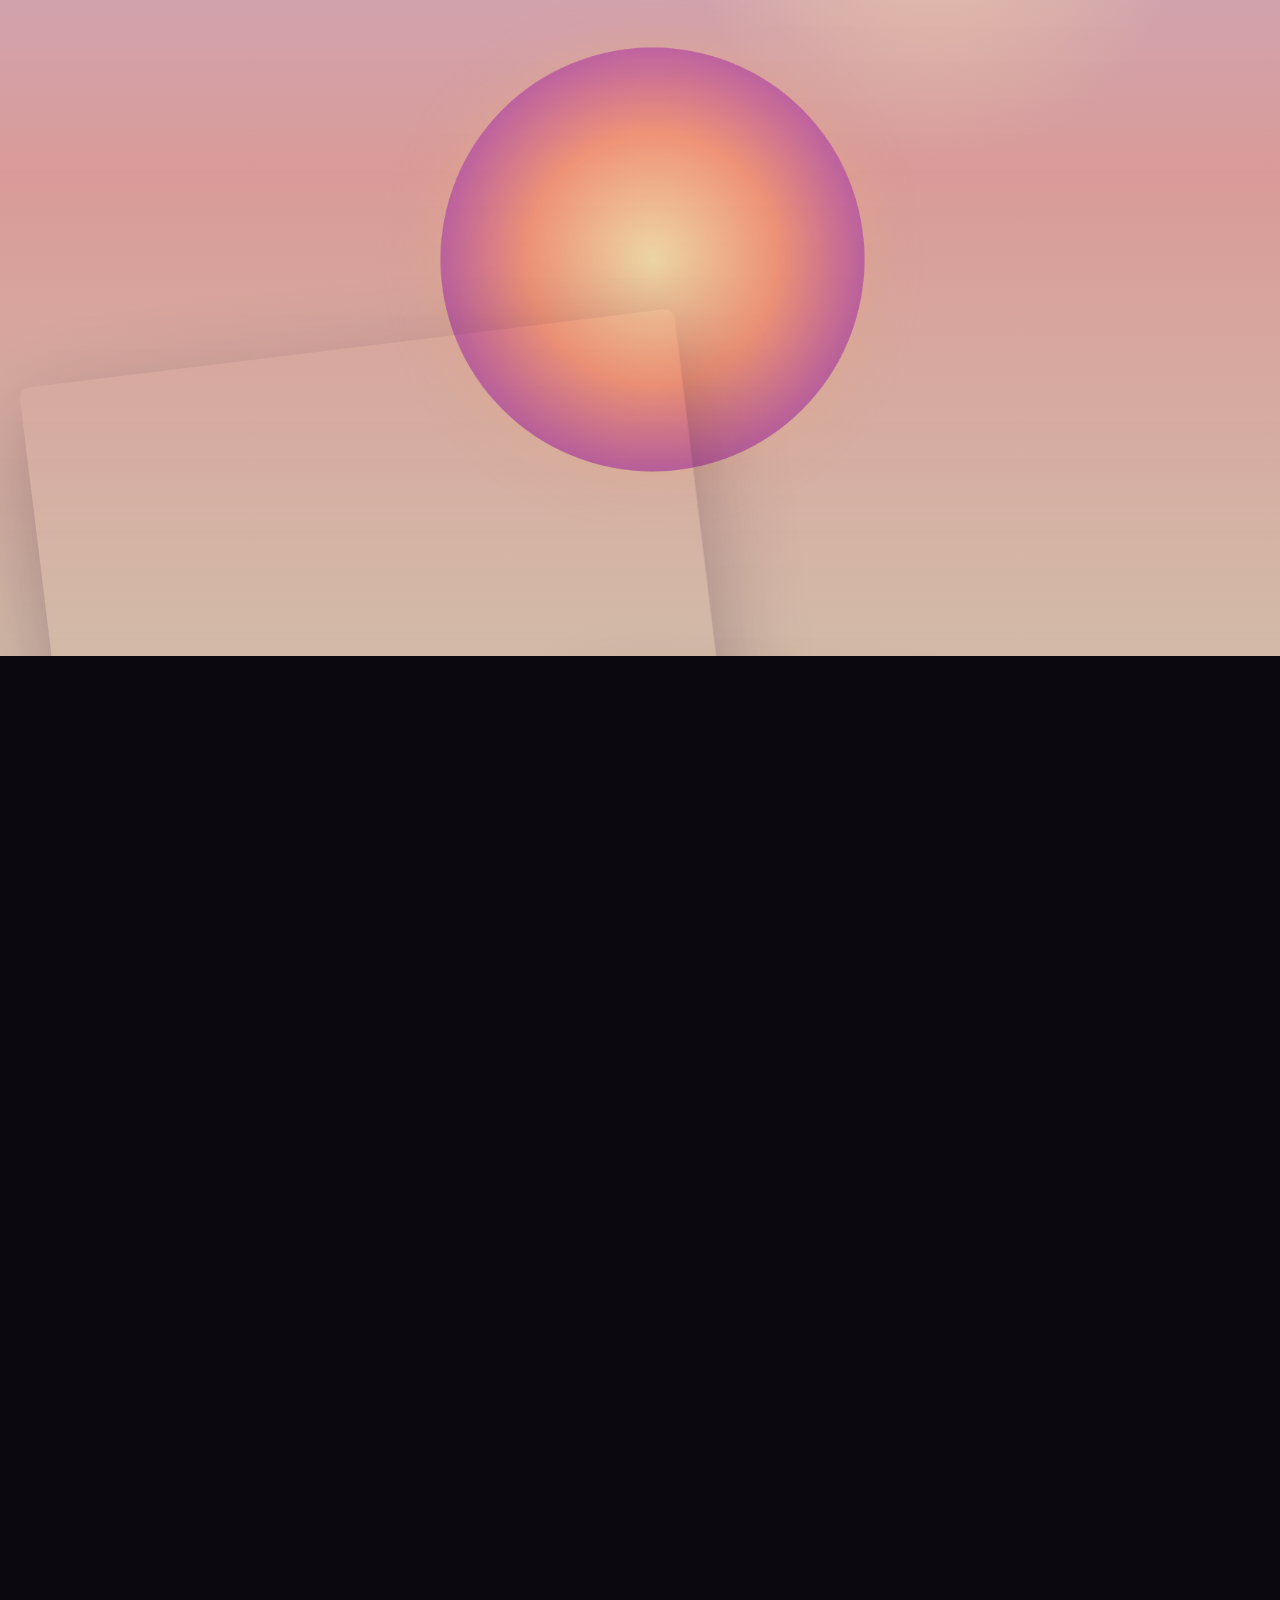
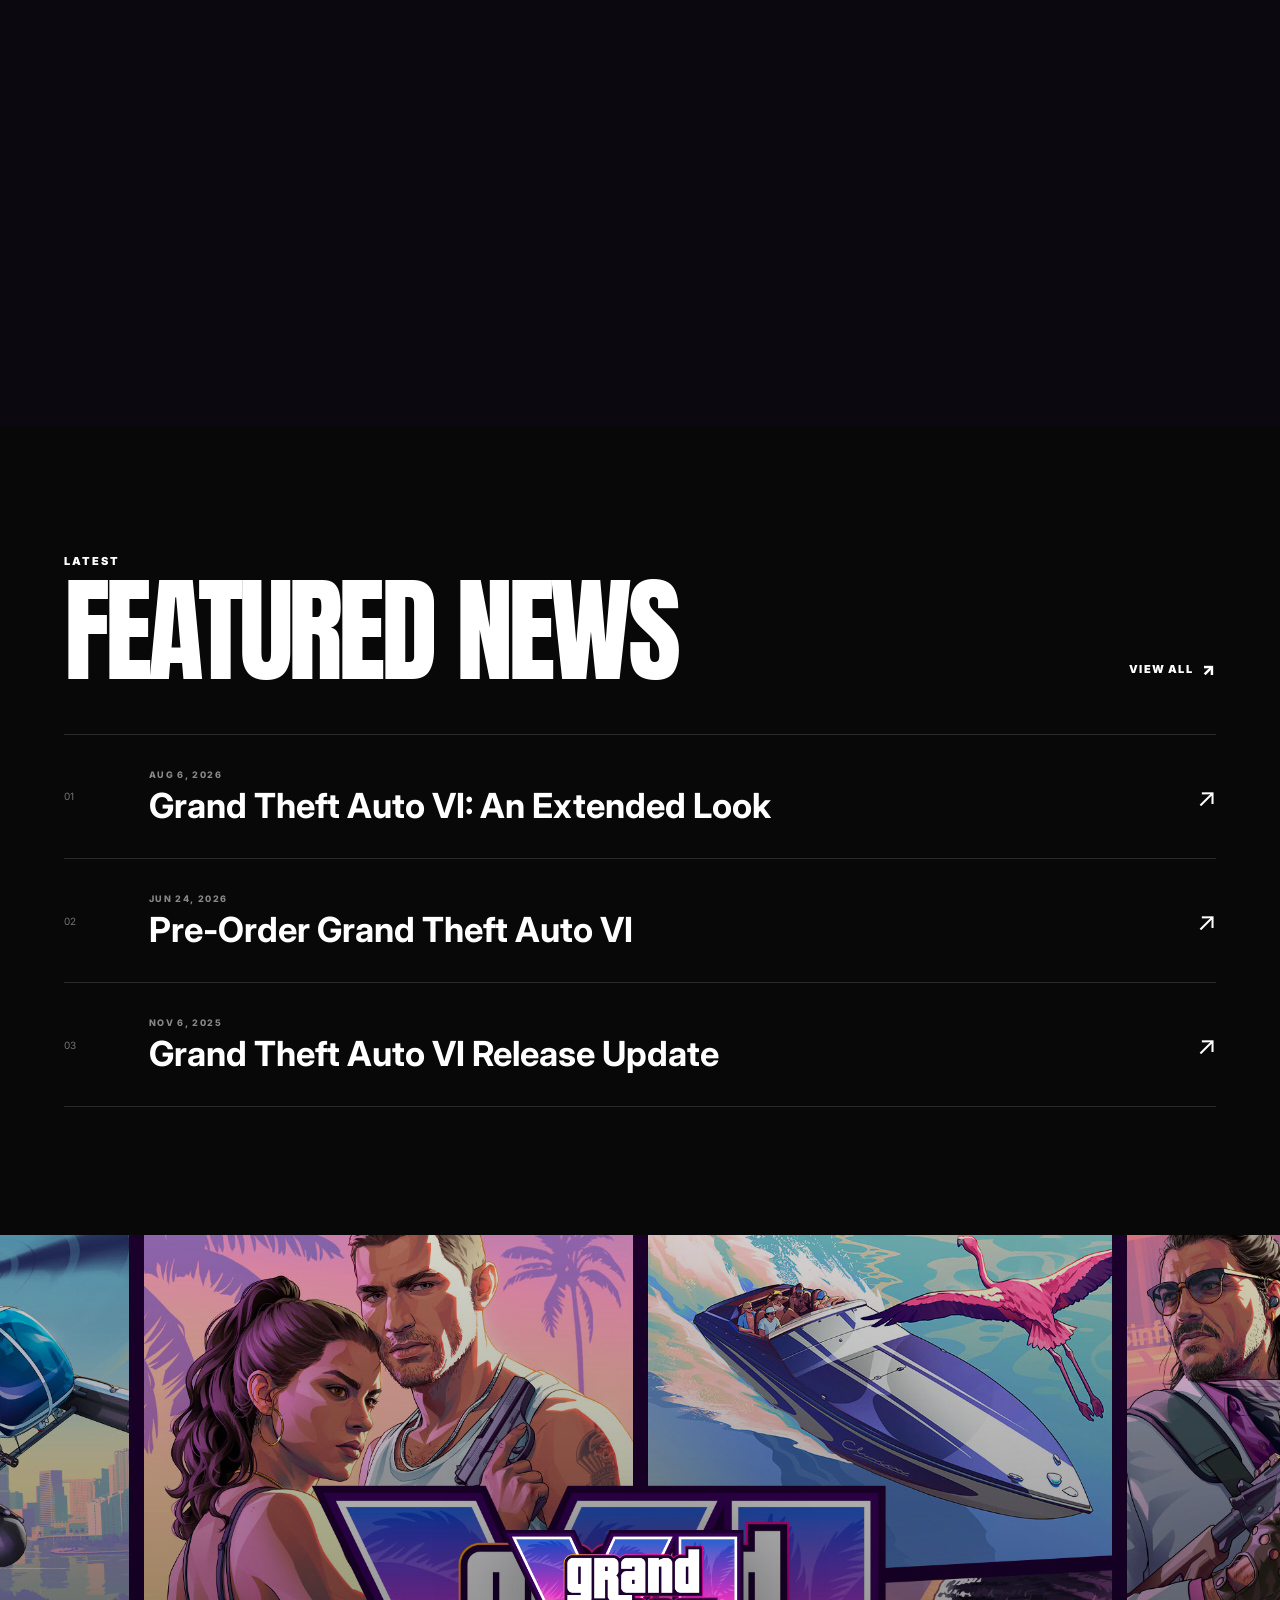
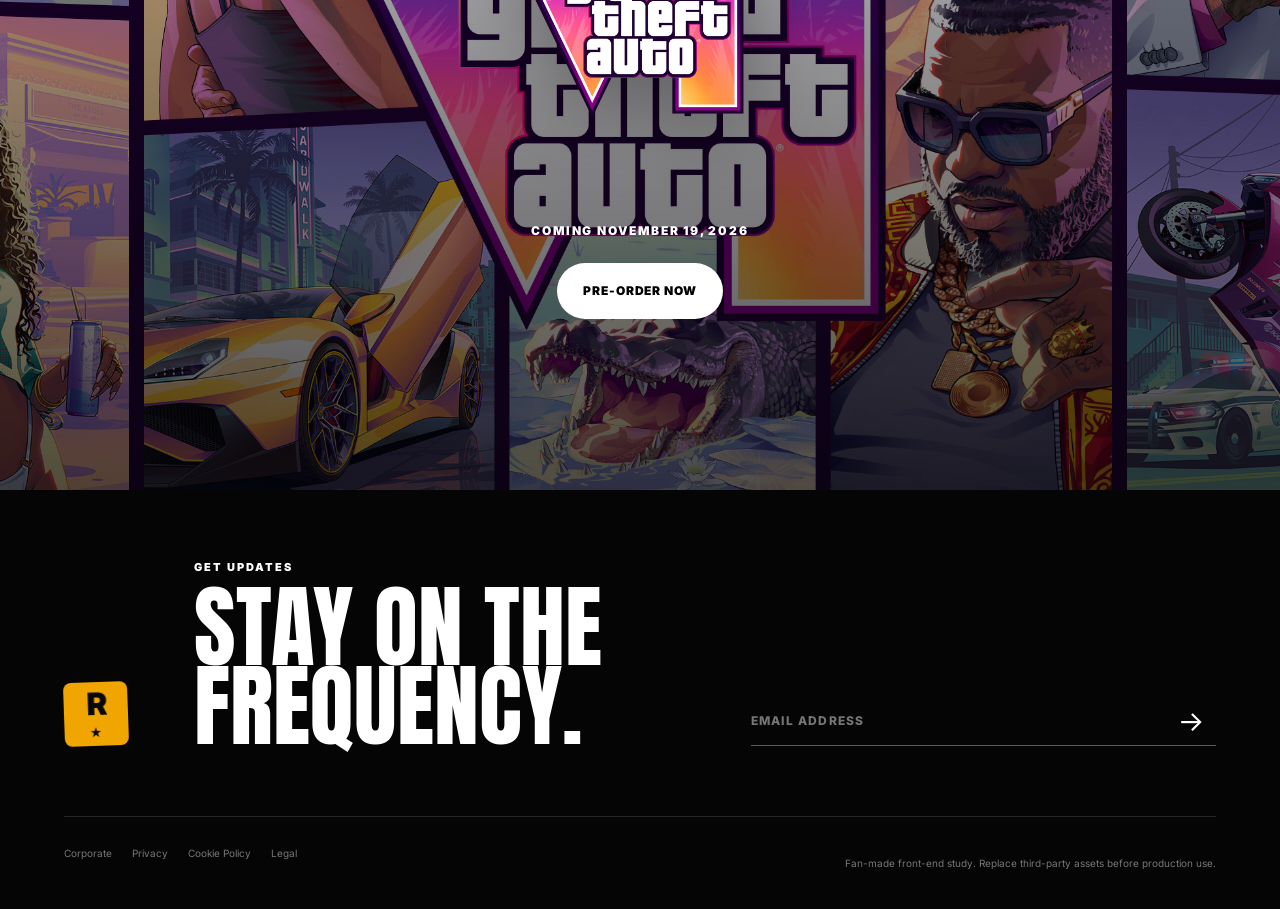
<file: index.before-product-page.html>
<!DOCTYPE html>
<html lang="en">
<head>
  <meta charset="UTF-8" />
  <meta name="viewport" content="width=device-width, initial-scale=1.0" />
  <meta name="theme-color" content="#050505" />
  <meta name="description" content="A cinematic GTA VI inspired front-end study built with plain HTML, CSS and JavaScript." />
  <title>VI — Cinematic Landing Page</title>
  <link rel="preconnect" href="https://fonts.googleapis.com" />
  <link rel="preconnect" href="https://fonts.gstatic.com" crossorigin />
  <link href="https://fonts.googleapis.com/css2?family=Anton&family=Inter:wght@400;500;600;700;800;900&family=League+Gothic&display=swap" rel="stylesheet" />
  <link rel="stylesheet" href="styles.css" />
</head>
<body>
  <div class="noise" aria-hidden="true"></div>
  <div class="page-progress" aria-hidden="true"><span id="progressBar"></span></div>

  <header class="site-header" id="siteHeader">
    <a class="brand" href="#top" aria-label="Home">
      <span class="brand-mark">R<span>★</span></span>
    </a>

    <nav class="desktop-nav" aria-label="Primary navigation">
      <a href="#media">Videos</a>
      <a href="#story">Explore</a>
      <a href="#editions">Editions</a>
      <a href="#news">Newswire</a>
    </nav>

    <div class="header-actions">
      <a class="preorder preorder--small" href="#editions">Pre-Order Now</a>
      <button class="menu-toggle" id="menuToggle" aria-expanded="false" aria-controls="mobileMenu" aria-label="Open menu">
        <span></span><span></span>
      </button>
    </div>
  </header>

  <div class="mobile-menu" id="mobileMenu" aria-hidden="true">
    <div class="mobile-menu__inner">
      <a href="#media">Videos <span>01</span></a>
      <a href="#story">Explore <span>02</span></a>
      <a href="#editions">Editions <span>03</span></a>
      <a href="#news">Newswire <span>04</span></a>
      <a class="preorder" href="#editions">Pre-Order Now</a>
    </div>
  </div>

  <main id="top">
    <section class="hero" id="hero">
      <div class="hero-sticky">
        <div class="hero-backdrop" aria-hidden="true"></div>

        <div class="poster-stage" id="posterStage" aria-hidden="true">
          <div class="poster-slice s1"></div>
          <div class="poster-slice s2"></div>
          <div class="poster-slice s3"></div>
          <div class="poster-slice s4"></div>
          <div class="poster-slice s5"></div>
          <div class="poster-slice s6"></div>
          <div class="poster-slice s7"></div>
          <div class="poster-slice s8"></div>
          <img class="hero-logo" src="assets/poster-logo.png" alt="" />
        </div>

        <div class="hero-vignette" aria-hidden="true"></div>

        <div class="hero-copy">
          <p class="eyebrow">Vice City, USA</p>
          <h1><span>GRAND</span><span>THEFT</span><span>AUTO</span></h1>
          <div class="hero-vi">VI</div>
        </div>

        <div class="hero-bottom">
          <div>
            <p>COMING</p>
            <strong>NOVEMBER 19, 2026</strong>
          </div>
          <a href="#media" class="round-link" aria-label="Scroll to media">
            <span>↓</span>
          </a>
        </div>

        <div class="scroll-label">SCROLL FOR MORE CONTENT</div>
      </div>
    </section>

    <section class="release-panel section-pad reveal-section">
      <div class="release-panel__glow"></div>
      <div class="release-panel__content">
        <p class="eyebrow dark">Coming</p>
        <h2>November 19<br />2026</h2>
        <div class="release-actions">
          <a class="preorder preorder--dark" href="#editions">Pre-Order Now</a>
          <div class="platforms">
            <span>PS5</span>
            <span>XBOX SERIES X|S</span>
          </div>
        </div>
      </div>
      <div class="sun-disc" aria-hidden="true"></div>
    </section>

    <section class="look-section section-pad" id="media">
      <div class="section-heading reveal">
        <p class="eyebrow">World Premiere</p>
        <h2>An Extended Look</h2>
        <div class="date-lockup">
          <span>AUGUST 27</span>
          <span>3 PM ET</span>
        </div>
      </div>

      <article class="feature-card reveal-card">
        <div class="feature-card__media media-feature"></div>
        <div class="feature-card__shade"></div>
        <div class="feature-card__content">
          <div>
            <p class="kicker">An Extended Look</p>
            <h3>The city changes after dark.</h3>
          </div>
          <button class="play-button" data-video="Extended Look" aria-label="Play extended look"><span>▶</span></button>
        </div>
      </article>

      <div class="trailer-grid">
        <article class="media-card reveal-card">
          <div class="media-card__image trailer-two"></div>
          <div class="media-card__overlay"></div>
          <button class="play-button small" data-video="Trailer 2" aria-label="Play trailer 2"><span>▶</span></button>
          <div class="media-card__meta"><p>Watch</p><h3>Trailer 2</h3></div>
        </article>
        <article class="media-card reveal-card">
          <div class="media-card__image trailer-one"></div>
          <div class="media-card__overlay"></div>
          <button class="play-button small" data-video="Trailer 1" aria-label="Play trailer 1"><span>▶</span></button>
          <div class="media-card__meta"><p>Watch</p><h3>Trailer 1</h3></div>
        </article>
      </div>
    </section>

    <section class="edition-section section-pad" id="editions">
      <div class="edition-grid">
        <article class="edition-card reveal-card">
          <div class="edition-card__visual edition-art"></div>
          <div class="edition-card__gradient"></div>
          <div class="edition-card__content">
            <p class="eyebrow">Ultimate Edition</p>
            <h2>Own the city.</h2>
            <p>An exclusive collection threaded across every corner of the story.</p>
            <a href="#" class="text-link">Learn More <span>↗</span></a>
          </div>
        </article>

        <article class="edition-card reveal-card">
          <div class="edition-card__visual vintage-art"></div>
          <div class="edition-card__gradient"></div>
          <div class="edition-card__content">
            <p class="eyebrow">Pre-Order Bonuses</p>
            <h2>Vintage<br />Vice City Pack</h2>
            <p>Flash back to the era when the neon burned brightest.</p>
            <a href="#" class="text-link">Learn More <span>↗</span></a>
          </div>
        </article>
      </div>
    </section>

    <section class="story-section" id="story">
      <div class="story-sequence" id="storySequence">
        <div class="story-sticky">
          <div class="story-visual" id="storyVisual" aria-hidden="true">
            <div class="story-image story-image--a" style="transform: translate3d(0px, 348.4px, 0px) rotate(-7deg) scale(0.92);"></div>
            <div class="story-image story-image--b" style="transform: translate3d(0px, 522.6px, 0px) rotate(7deg) scale(0.92);"></div>
            <div class="story-orb" style="transform: translate3d(0px, 110px, 0px) scale(0.72);"></div>

            <!-- Promo cards use the same visual behavior as the supplied Rockstar section:
                 the card itself settles from ~.985 scale while the artwork moves upward
                 and eases back from a slightly enlarged parallax crop. -->
            <div class="story-promo-grid" id="storyPromoGrid">
              <div class="story-promo-card story-promo-card--ultimate" data-story-promo="ultimate">
                <div class="story-promo-card__bg story-promo-card__bg--ultimate"></div>
                <div class="story-promo-card__shade"></div>
                <div class="story-promo-card__copy">
                  <h4>Ultimate Edition</h4>
                  <p>An exclusive collection of items threaded across all aspects of Jason and Lucia’s story.</p>
                  <span class="story-promo-link">Learn More <b>→</b></span>
                </div>
              </div>

              <div class="story-promo-card story-promo-card--vintage" data-story-promo="vintage">
                <div class="story-promo-card__bg story-promo-card__bg--vintage"></div>
                <div class="story-promo-card__shade"></div>
                <div class="story-promo-card__copy story-promo-card__copy--vintage">
                  <q>Pre-Order Bonuses</q>
                  <h4>Vintage<br />Vice City Pack</h4>
                  <p>Pre-order to get unique benefits that flash back to when the neon burned brightest.</p>
                  <span class="story-promo-link">Learn More <b>→</b></span>
                </div>
              </div>
            </div>

            <div class="story-visual__wash"></div>
          </div>

          <article class="story-panel story-panel--copy" data-story-panel="copy">
            <div class="story-copy">
              <p class="eyebrow story-eyebrow">Vice City, USA.</p>
              <h2 class="story-title" aria-label="The darkest side of the sunniest place in America.">
                <span>The darkest</span>
                <span>side of the</span>
                <span>sunniest place</span>
                <span>in America.</span>
              </h2>
              <p class="story-lead">Jason and Lucia have always known the deck is stacked against them. When an easy score goes wrong, they are forced deeper into a criminal conspiracy stretching across the state — and forced to rely on each other more than ever.</p>
              <span class="story-count">01 / 03</span>
            </div>
          </article>

          <a href="#" class="story-panel story-panel--portal story-panel--people" data-story-panel="people">
            <div class="story-panel__media story-panel__media--people"></div>
            <div class="story-panel__shade"></div>
            <div class="story-panel__content">
              <p>People &amp; Places</p>
              <h3>Only in<br />Leonida</h3>
              <span>Explore More ↗</span>
            </div>
            <span class="story-count">02 / 03</span>
          </a>

          <a href="#media" class="story-panel story-panel--portal story-panel--media" data-story-panel="media">
            <div class="story-panel__media story-panel__media--media"></div>
            <div class="story-panel__shade"></div>
            <div class="story-panel__content">
              <p>Downloads</p>
              <h3>Media &amp;<br />Artwork</h3>
              <span>See All ↗</span>
            </div>
            <span class="story-count">03 / 03</span>
          </a>
        </div>
      </div>
    </section>

    <section class="news-section section-pad" id="news">
      <div class="news-head reveal">
        <div>
          <p class="eyebrow">Latest</p>
          <h2>Featured News</h2>
        </div>
        <a href="#" class="text-link">View All <span>↗</span></a>
      </div>

      <div class="news-list">
        <article class="news-item reveal-card">
          <span class="news-no">01</span>
          <div><p>AUG 6, 2026</p><h3>Grand Theft Auto VI: An Extended Look</h3></div>
          <span class="news-arrow">↗</span>
        </article>
        <article class="news-item reveal-card">
          <span class="news-no">02</span>
          <div><p>JUN 24, 2026</p><h3>Pre-Order Grand Theft Auto VI</h3></div>
          <span class="news-arrow">↗</span>
        </article>
        <article class="news-item reveal-card">
          <span class="news-no">03</span>
          <div><p>NOV 6, 2025</p><h3>Grand Theft Auto VI Release Update</h3></div>
          <span class="news-arrow">↗</span>
        </article>
      </div>
    </section>

    <section class="final-banner">
      <div class="final-banner__bg"></div>
      <img src="assets/poster-logo.png" alt="Grand Theft Auto VI" />
      <p>COMING NOVEMBER 19, 2026</p>
      <a href="#editions" class="preorder">Pre-Order Now</a>
    </section>
  </main>

  <footer class="site-footer">
    <div class="footer-top">
      <div class="footer-brand">R<span>★</span></div>
      <div class="footer-copy">
        <p class="eyebrow">Get Updates</p>
        <h2>Stay on the frequency.</h2>
      </div>
      <form class="signup" id="signupForm">
        <label class="sr-only" for="email">Email address</label>
        <input id="email" type="email" placeholder="EMAIL ADDRESS" required />
        <button type="submit">→</button>
      </form>
    </div>

    <div class="footer-bottom">
      <div class="footer-links">
        <a href="#">Corporate</a><a href="#">Privacy</a><a href="#">Cookie Policy</a><a href="#">Legal</a>
      </div>
      <p>Fan-made front-end study. Replace third-party assets before production use.</p>
    </div>
  </footer>

  <div class="video-modal" id="videoModal" aria-hidden="true" role="dialog" aria-modal="true" aria-labelledby="modalTitle">
    <button class="modal-close" id="modalClose" aria-label="Close video">×</button>
    <div class="video-modal__inner">
      <p class="eyebrow">Now Playing</p>
      <h2 id="modalTitle">Trailer</h2>
      <div class="video-placeholder">
        <span>▶</span>
        <p>Connect your own MP4 / YouTube embed here.</p>
      </div>
    </div>
  </div>

  <div class="toast" id="toast" role="status" aria-live="polite">You’re on the list.</div>

  <script src="script.js"></script>
</body>
</html>
</file>
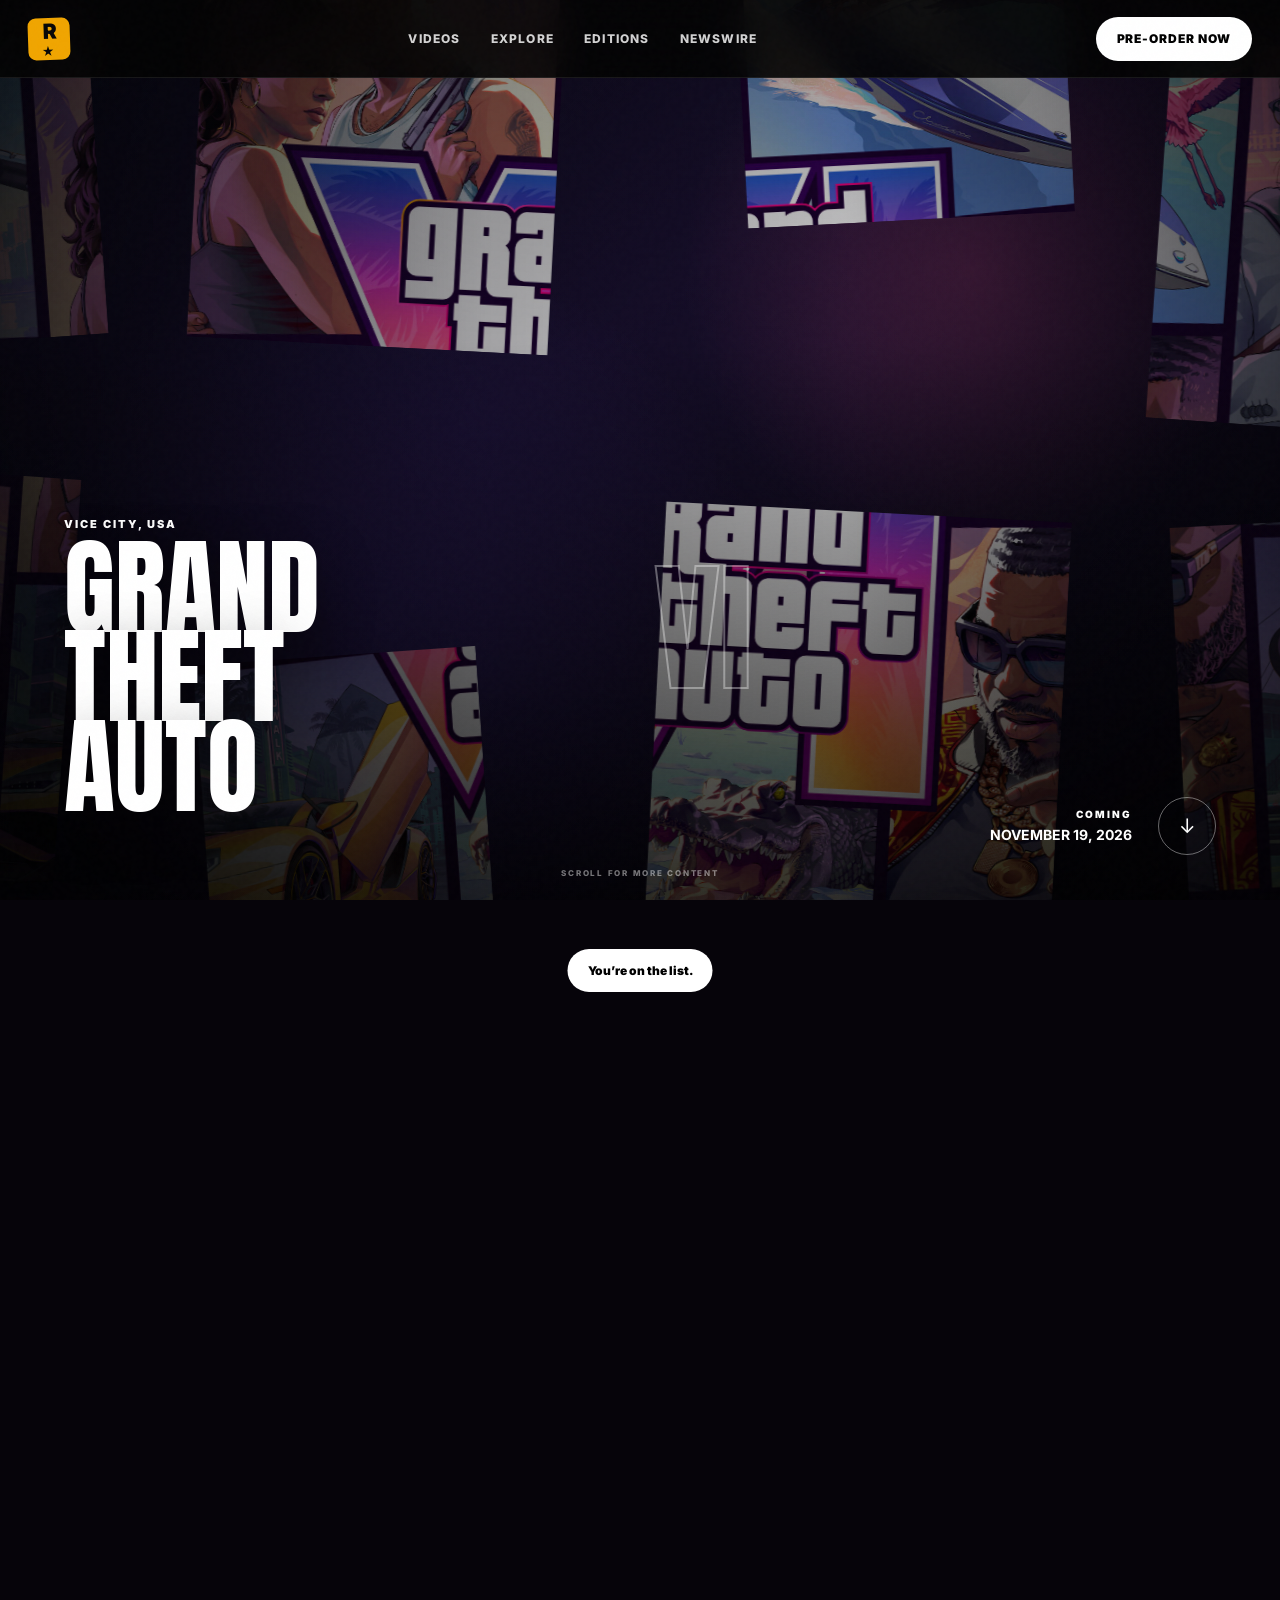
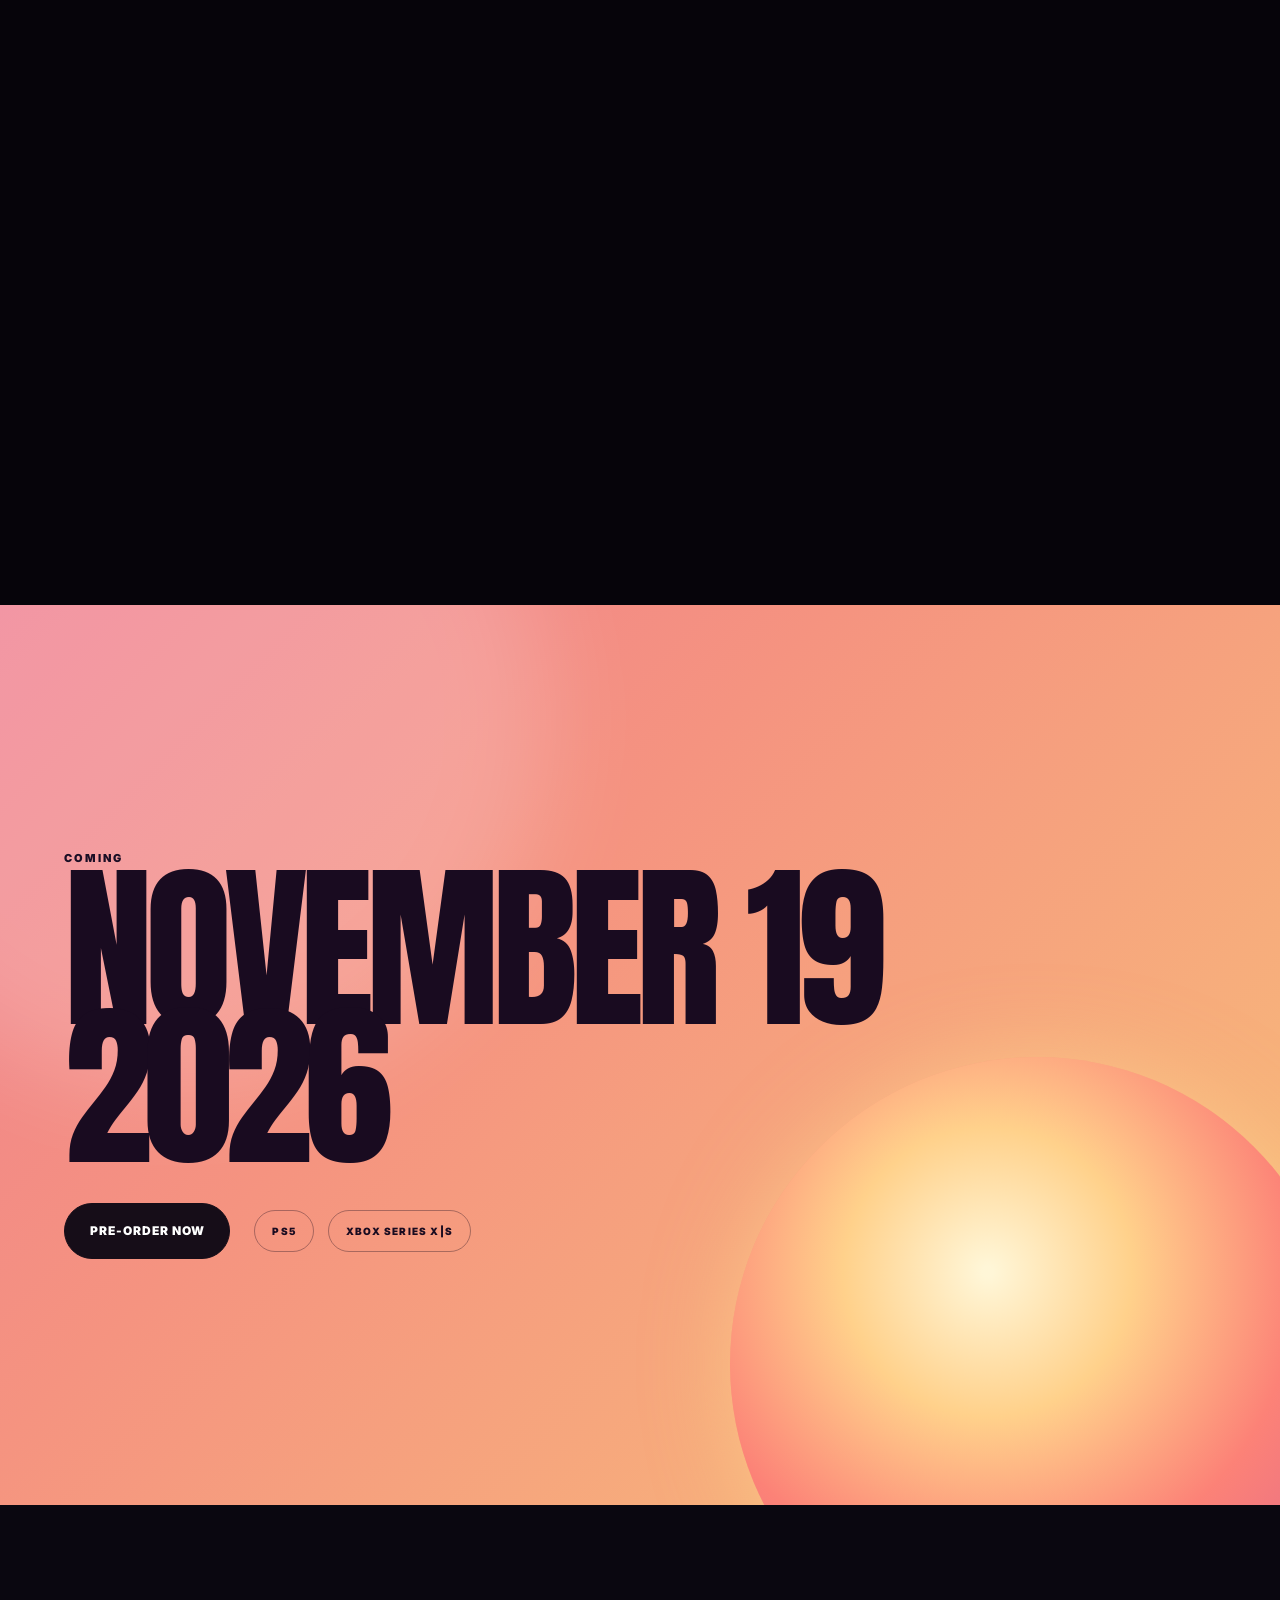
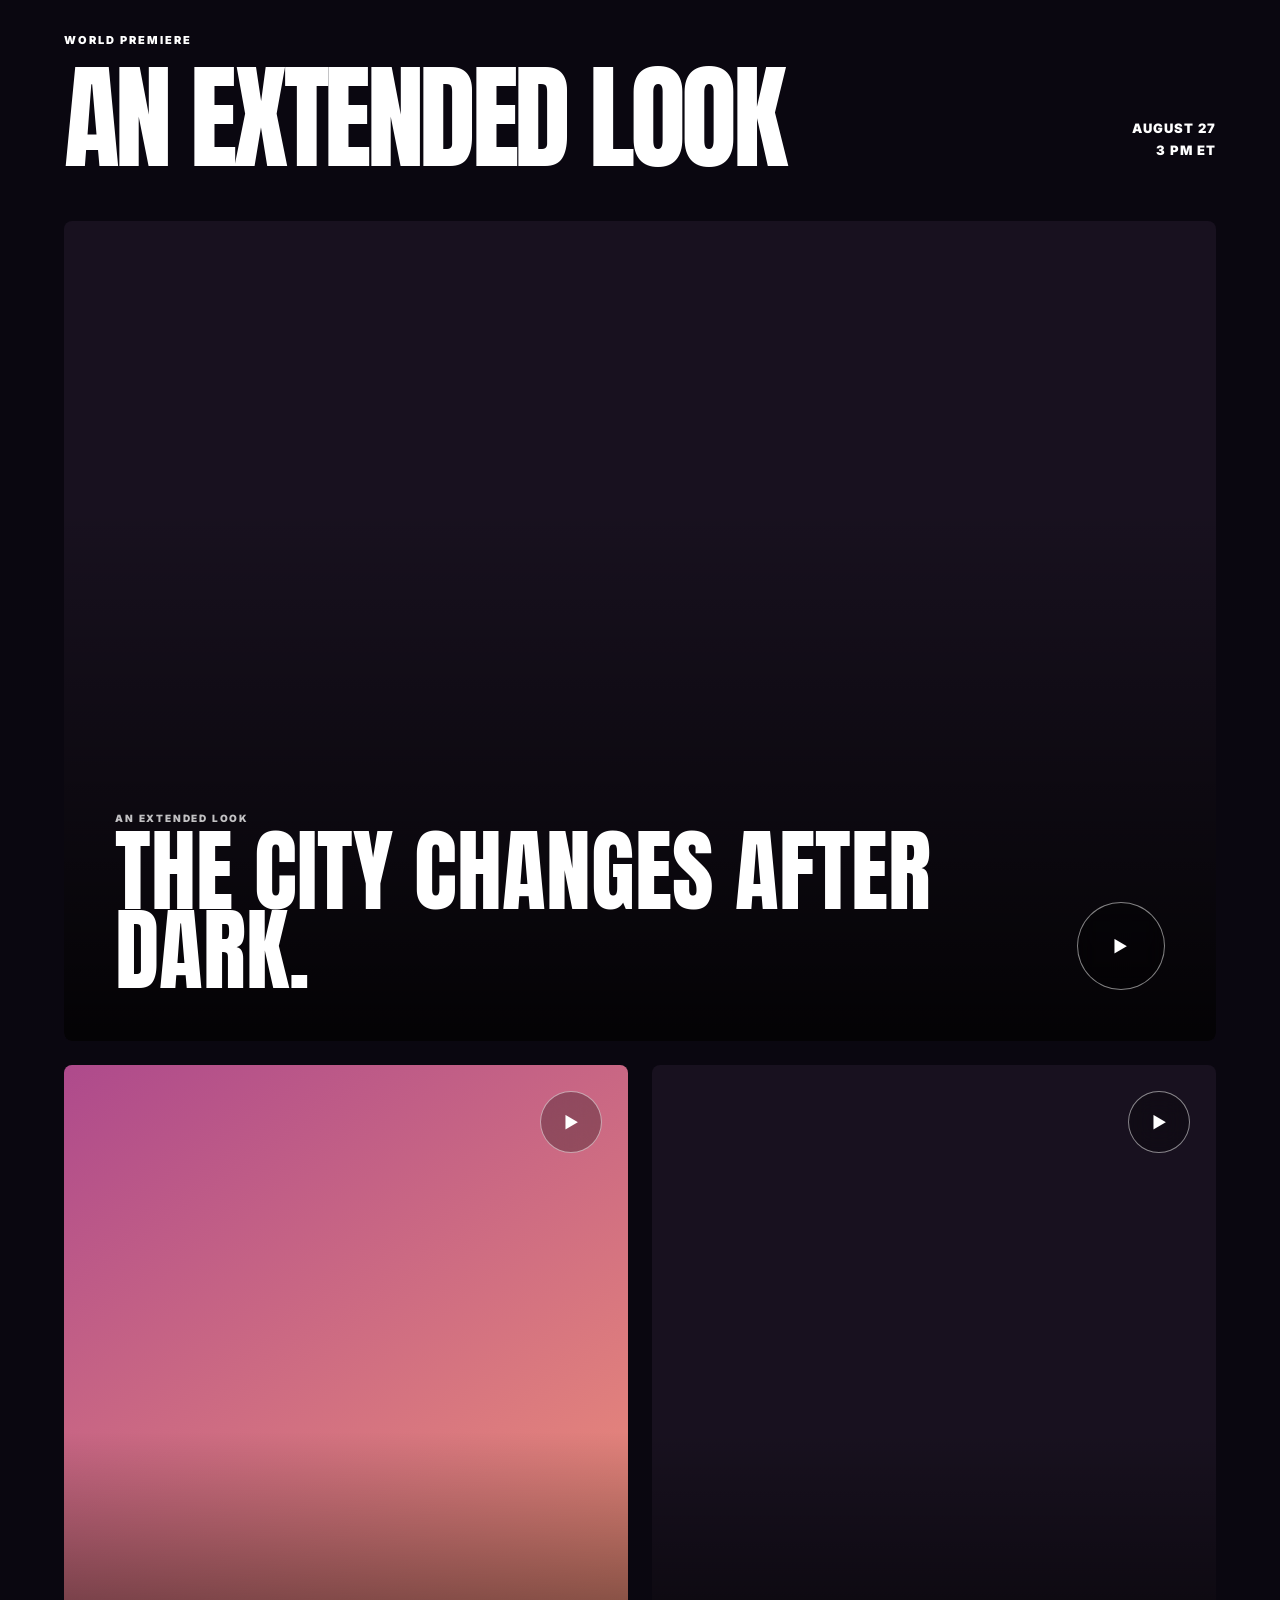
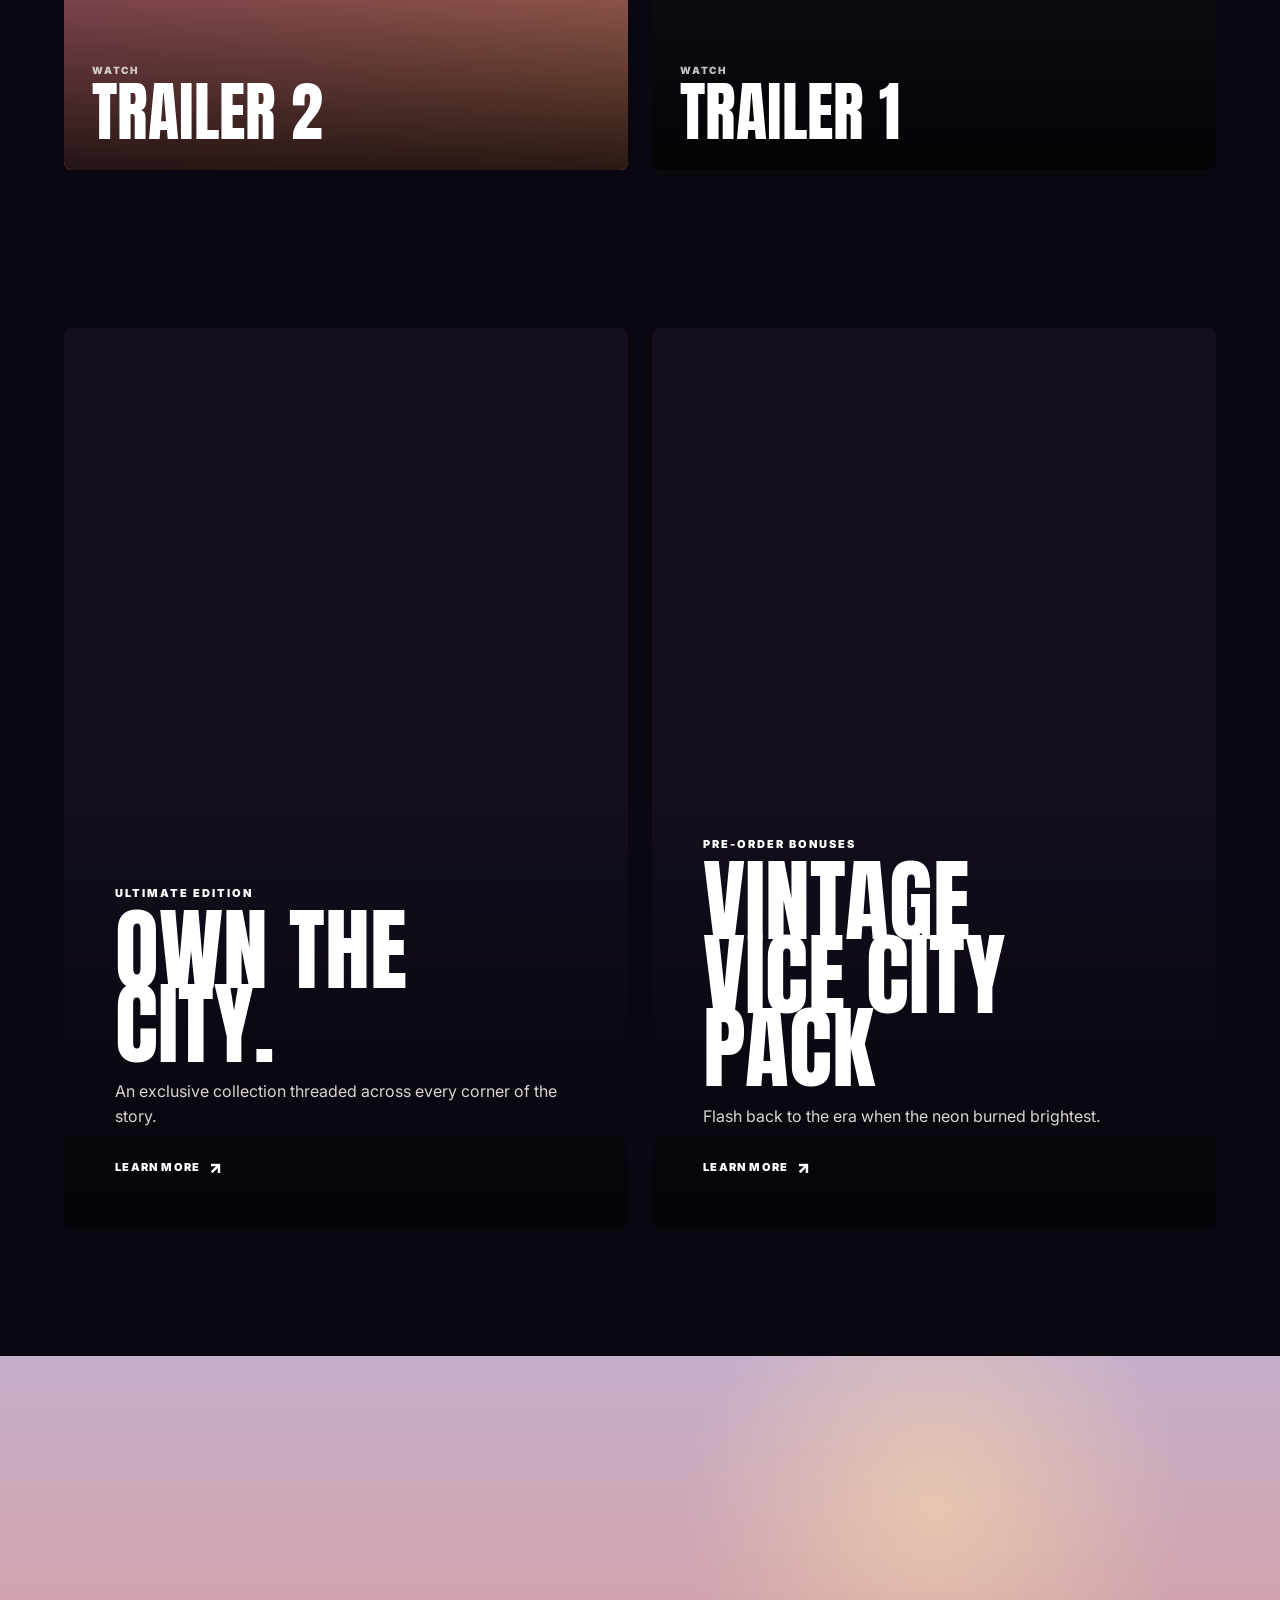
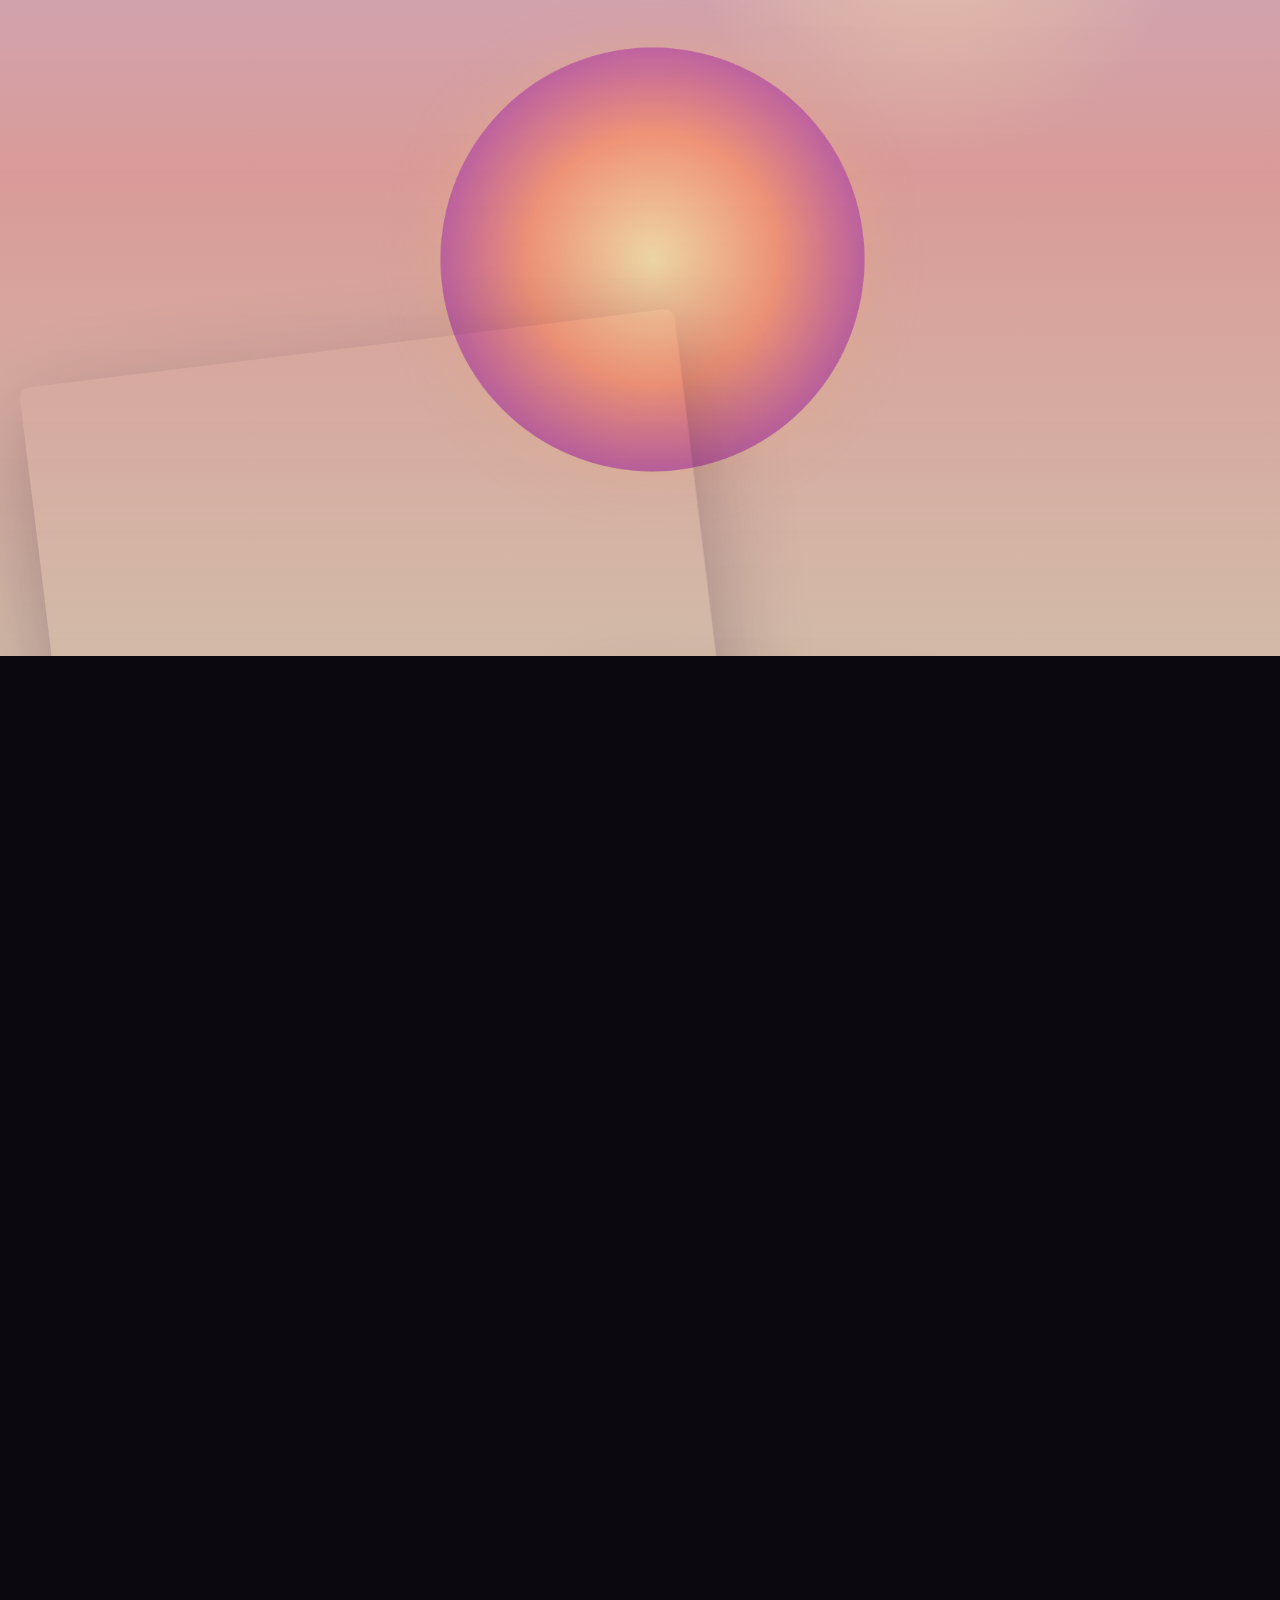
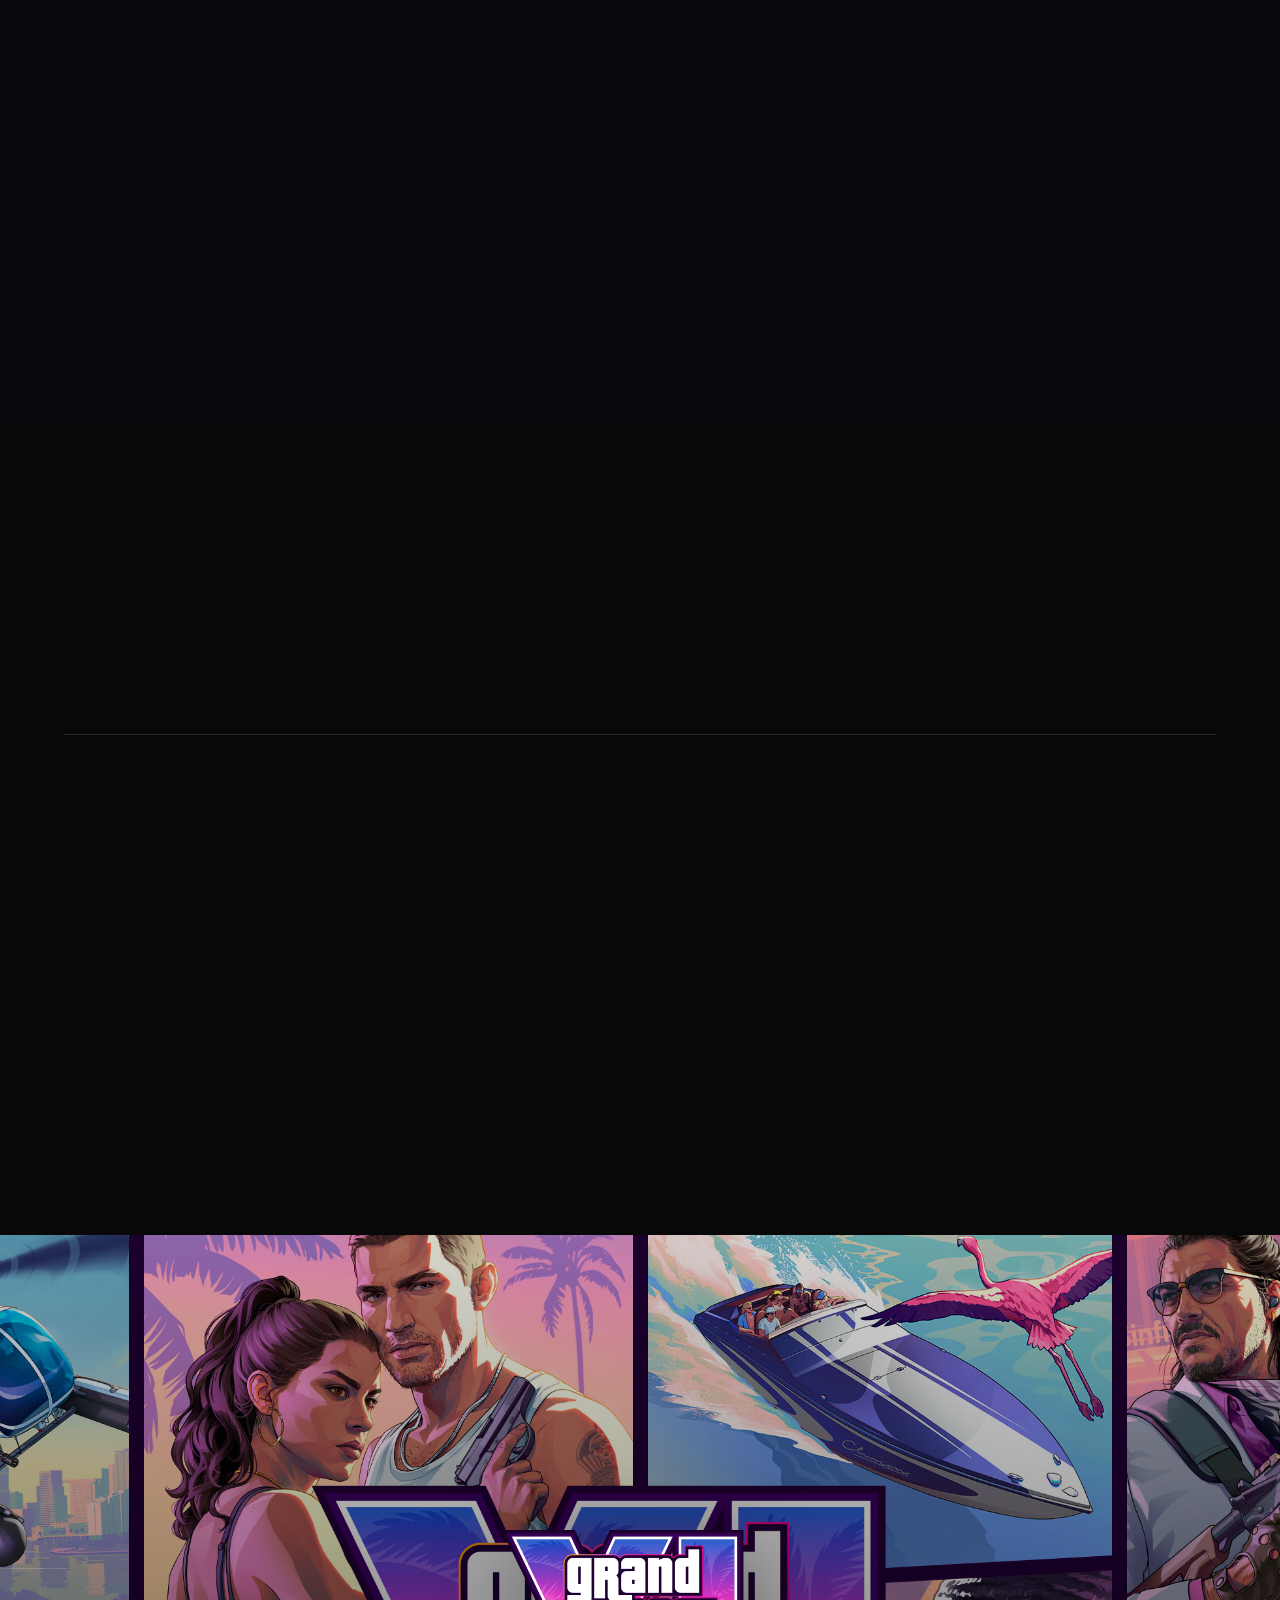
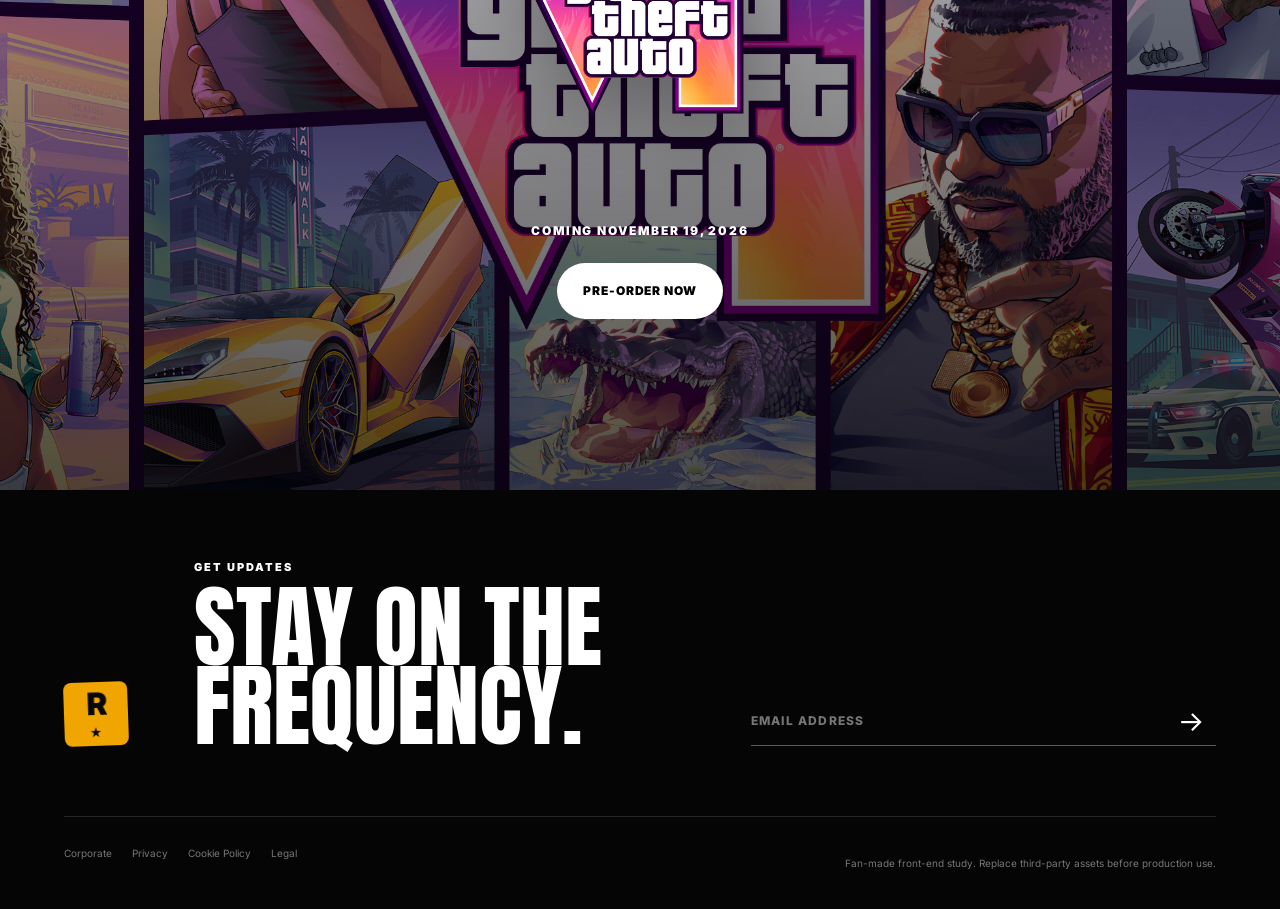
<file: index.before-promo-story.html>
<!DOCTYPE html>
<html lang="en">
<head>
  <meta charset="UTF-8" />
  <meta name="viewport" content="width=device-width, initial-scale=1.0" />
  <meta name="theme-color" content="#050505" />
  <meta name="description" content="A cinematic GTA VI inspired front-end study built with plain HTML, CSS and JavaScript." />
  <title>VI — Cinematic Landing Page</title>
  <link rel="preconnect" href="https://fonts.googleapis.com" />
  <link rel="preconnect" href="https://fonts.gstatic.com" crossorigin />
  <link href="https://fonts.googleapis.com/css2?family=Anton&family=Inter:wght@400;500;600;700;800;900&family=League+Gothic&display=swap" rel="stylesheet" />
  <link rel="stylesheet" href="styles.css" />
</head>
<body>
  <div class="noise" aria-hidden="true"></div>
  <div class="page-progress" aria-hidden="true"><span id="progressBar"></span></div>

  <header class="site-header" id="siteHeader">
    <a class="brand" href="#top" aria-label="Home">
      <span class="brand-mark">R<span>★</span></span>
    </a>

    <nav class="desktop-nav" aria-label="Primary navigation">
      <a href="#media">Videos</a>
      <a href="#story">Explore</a>
      <a href="#editions">Editions</a>
      <a href="#news">Newswire</a>
    </nav>

    <div class="header-actions">
      <a class="preorder preorder--small" href="#editions">Pre-Order Now</a>
      <button class="menu-toggle" id="menuToggle" aria-expanded="false" aria-controls="mobileMenu" aria-label="Open menu">
        <span></span><span></span>
      </button>
    </div>
  </header>

  <div class="mobile-menu" id="mobileMenu" aria-hidden="true">
    <div class="mobile-menu__inner">
      <a href="#media">Videos <span>01</span></a>
      <a href="#story">Explore <span>02</span></a>
      <a href="#editions">Editions <span>03</span></a>
      <a href="#news">Newswire <span>04</span></a>
      <a class="preorder" href="#editions">Pre-Order Now</a>
    </div>
  </div>

  <main id="top">
    <section class="hero" id="hero">
      <div class="hero-sticky">
        <div class="hero-backdrop" aria-hidden="true"></div>

        <div class="poster-stage" id="posterStage" aria-hidden="true">
          <div class="poster-slice s1"></div>
          <div class="poster-slice s2"></div>
          <div class="poster-slice s3"></div>
          <div class="poster-slice s4"></div>
          <div class="poster-slice s5"></div>
          <div class="poster-slice s6"></div>
          <div class="poster-slice s7"></div>
          <div class="poster-slice s8"></div>
          <img class="hero-logo" src="assets/poster-logo.png" alt="" />
        </div>

        <div class="hero-vignette" aria-hidden="true"></div>

        <div class="hero-copy">
          <p class="eyebrow">Vice City, USA</p>
          <h1><span>GRAND</span><span>THEFT</span><span>AUTO</span></h1>
          <div class="hero-vi">VI</div>
        </div>

        <div class="hero-bottom">
          <div>
            <p>COMING</p>
            <strong>NOVEMBER 19, 2026</strong>
          </div>
          <a href="#media" class="round-link" aria-label="Scroll to media">
            <span>↓</span>
          </a>
        </div>

        <div class="scroll-label">SCROLL FOR MORE CONTENT</div>
      </div>
    </section>

    <section class="release-panel section-pad reveal-section">
      <div class="release-panel__glow"></div>
      <div class="release-panel__content">
        <p class="eyebrow dark">Coming</p>
        <h2>November 19<br />2026</h2>
        <div class="release-actions">
          <a class="preorder preorder--dark" href="#editions">Pre-Order Now</a>
          <div class="platforms">
            <span>PS5</span>
            <span>XBOX SERIES X|S</span>
          </div>
        </div>
      </div>
      <div class="sun-disc" aria-hidden="true"></div>
    </section>

    <section class="look-section section-pad" id="media">
      <div class="section-heading reveal">
        <p class="eyebrow">World Premiere</p>
        <h2>An Extended Look</h2>
        <div class="date-lockup">
          <span>AUGUST 27</span>
          <span>3 PM ET</span>
        </div>
      </div>

      <article class="feature-card reveal-card">
        <div class="feature-card__media media-feature"></div>
        <div class="feature-card__shade"></div>
        <div class="feature-card__content">
          <div>
            <p class="kicker">An Extended Look</p>
            <h3>The city changes after dark.</h3>
          </div>
          <button class="play-button" data-video="Extended Look" aria-label="Play extended look"><span>▶</span></button>
        </div>
      </article>

      <div class="trailer-grid">
        <article class="media-card reveal-card">
          <div class="media-card__image trailer-two"></div>
          <div class="media-card__overlay"></div>
          <button class="play-button small" data-video="Trailer 2" aria-label="Play trailer 2"><span>▶</span></button>
          <div class="media-card__meta"><p>Watch</p><h3>Trailer 2</h3></div>
        </article>
        <article class="media-card reveal-card">
          <div class="media-card__image trailer-one"></div>
          <div class="media-card__overlay"></div>
          <button class="play-button small" data-video="Trailer 1" aria-label="Play trailer 1"><span>▶</span></button>
          <div class="media-card__meta"><p>Watch</p><h3>Trailer 1</h3></div>
        </article>
      </div>
    </section>

    <section class="edition-section section-pad" id="editions">
      <div class="edition-grid">
        <article class="edition-card reveal-card">
          <div class="edition-card__visual edition-art"></div>
          <div class="edition-card__gradient"></div>
          <div class="edition-card__content">
            <p class="eyebrow">Ultimate Edition</p>
            <h2>Own the city.</h2>
            <p>An exclusive collection threaded across every corner of the story.</p>
            <a href="#" class="text-link">Learn More <span>↗</span></a>
          </div>
        </article>

        <article class="edition-card reveal-card">
          <div class="edition-card__visual vintage-art"></div>
          <div class="edition-card__gradient"></div>
          <div class="edition-card__content">
            <p class="eyebrow">Pre-Order Bonuses</p>
            <h2>Vintage<br />Vice City Pack</h2>
            <p>Flash back to the era when the neon burned brightest.</p>
            <a href="#" class="text-link">Learn More <span>↗</span></a>
          </div>
        </article>
      </div>
    </section>

    <section class="story-section" id="story">
      <div class="story-sequence" id="storySequence">
        <div class="story-sticky">
          <div class="story-visual" id="storyVisual" aria-hidden="true">
            <div class="story-image story-image--a"></div>
            <div class="story-image story-image--b"></div>
            <div class="story-orb"></div>
            <div class="story-visual__wash"></div>
          </div>

          <article class="story-panel story-panel--copy" data-story-panel="copy">
            <div class="story-copy">
              <p class="eyebrow story-eyebrow">Vice City, USA.</p>
              <h2 class="story-title" aria-label="The darkest side of the sunniest place in America.">
                <span>The darkest</span>
                <span>side of the</span>
                <span>sunniest place</span>
                <span>in America.</span>
              </h2>
              <p class="story-lead">Jason and Lucia have always known the deck is stacked against them. When an easy score goes wrong, they are forced deeper into a criminal conspiracy stretching across the state — and forced to rely on each other more than ever.</p>
              <span class="story-count">01 / 03</span>
            </div>
          </article>

          <a href="#" class="story-panel story-panel--portal story-panel--people" data-story-panel="people">
            <div class="story-panel__media story-panel__media--people"></div>
            <div class="story-panel__shade"></div>
            <div class="story-panel__content">
              <p>People &amp; Places</p>
              <h3>Only in<br />Leonida</h3>
              <span>Explore More ↗</span>
            </div>
            <span class="story-count">02 / 03</span>
          </a>

          <a href="#media" class="story-panel story-panel--portal story-panel--media" data-story-panel="media">
            <div class="story-panel__media story-panel__media--media"></div>
            <div class="story-panel__shade"></div>
            <div class="story-panel__content">
              <p>Downloads</p>
              <h3>Media &amp;<br />Artwork</h3>
              <span>See All ↗</span>
            </div>
            <span class="story-count">03 / 03</span>
          </a>
        </div>
      </div>
    </section>

    <section class="news-section section-pad" id="news">
      <div class="news-head reveal">
        <div>
          <p class="eyebrow">Latest</p>
          <h2>Featured News</h2>
        </div>
        <a href="#" class="text-link">View All <span>↗</span></a>
      </div>

      <div class="news-list">
        <article class="news-item reveal-card">
          <span class="news-no">01</span>
          <div><p>AUG 6, 2026</p><h3>Grand Theft Auto VI: An Extended Look</h3></div>
          <span class="news-arrow">↗</span>
        </article>
        <article class="news-item reveal-card">
          <span class="news-no">02</span>
          <div><p>JUN 24, 2026</p><h3>Pre-Order Grand Theft Auto VI</h3></div>
          <span class="news-arrow">↗</span>
        </article>
        <article class="news-item reveal-card">
          <span class="news-no">03</span>
          <div><p>NOV 6, 2025</p><h3>Grand Theft Auto VI Release Update</h3></div>
          <span class="news-arrow">↗</span>
        </article>
      </div>
    </section>

    <section class="final-banner">
      <div class="final-banner__bg"></div>
      <img src="assets/poster-logo.png" alt="Grand Theft Auto VI" />
      <p>COMING NOVEMBER 19, 2026</p>
      <a href="#editions" class="preorder">Pre-Order Now</a>
    </section>
  </main>

  <footer class="site-footer">
    <div class="footer-top">
      <div class="footer-brand">R<span>★</span></div>
      <div class="footer-copy">
        <p class="eyebrow">Get Updates</p>
        <h2>Stay on the frequency.</h2>
      </div>
      <form class="signup" id="signupForm">
        <label class="sr-only" for="email">Email address</label>
        <input id="email" type="email" placeholder="EMAIL ADDRESS" required />
        <button type="submit">→</button>
      </form>
    </div>

    <div class="footer-bottom">
      <div class="footer-links">
        <a href="#">Corporate</a><a href="#">Privacy</a><a href="#">Cookie Policy</a><a href="#">Legal</a>
      </div>
      <p>Fan-made front-end study. Replace third-party assets before production use.</p>
    </div>
  </footer>

  <div class="video-modal" id="videoModal" aria-hidden="true" role="dialog" aria-modal="true" aria-labelledby="modalTitle">
    <button class="modal-close" id="modalClose" aria-label="Close video">×</button>
    <div class="video-modal__inner">
      <p class="eyebrow">Now Playing</p>
      <h2 id="modalTitle">Trailer</h2>
      <div class="video-placeholder">
        <span>▶</span>
        <p>Connect your own MP4 / YouTube embed here.</p>
      </div>
    </div>
  </div>

  <div class="toast" id="toast" role="status" aria-live="polite">You’re on the list.</div>

  <script src="script.js"></script>
</body>
</html>
</file>
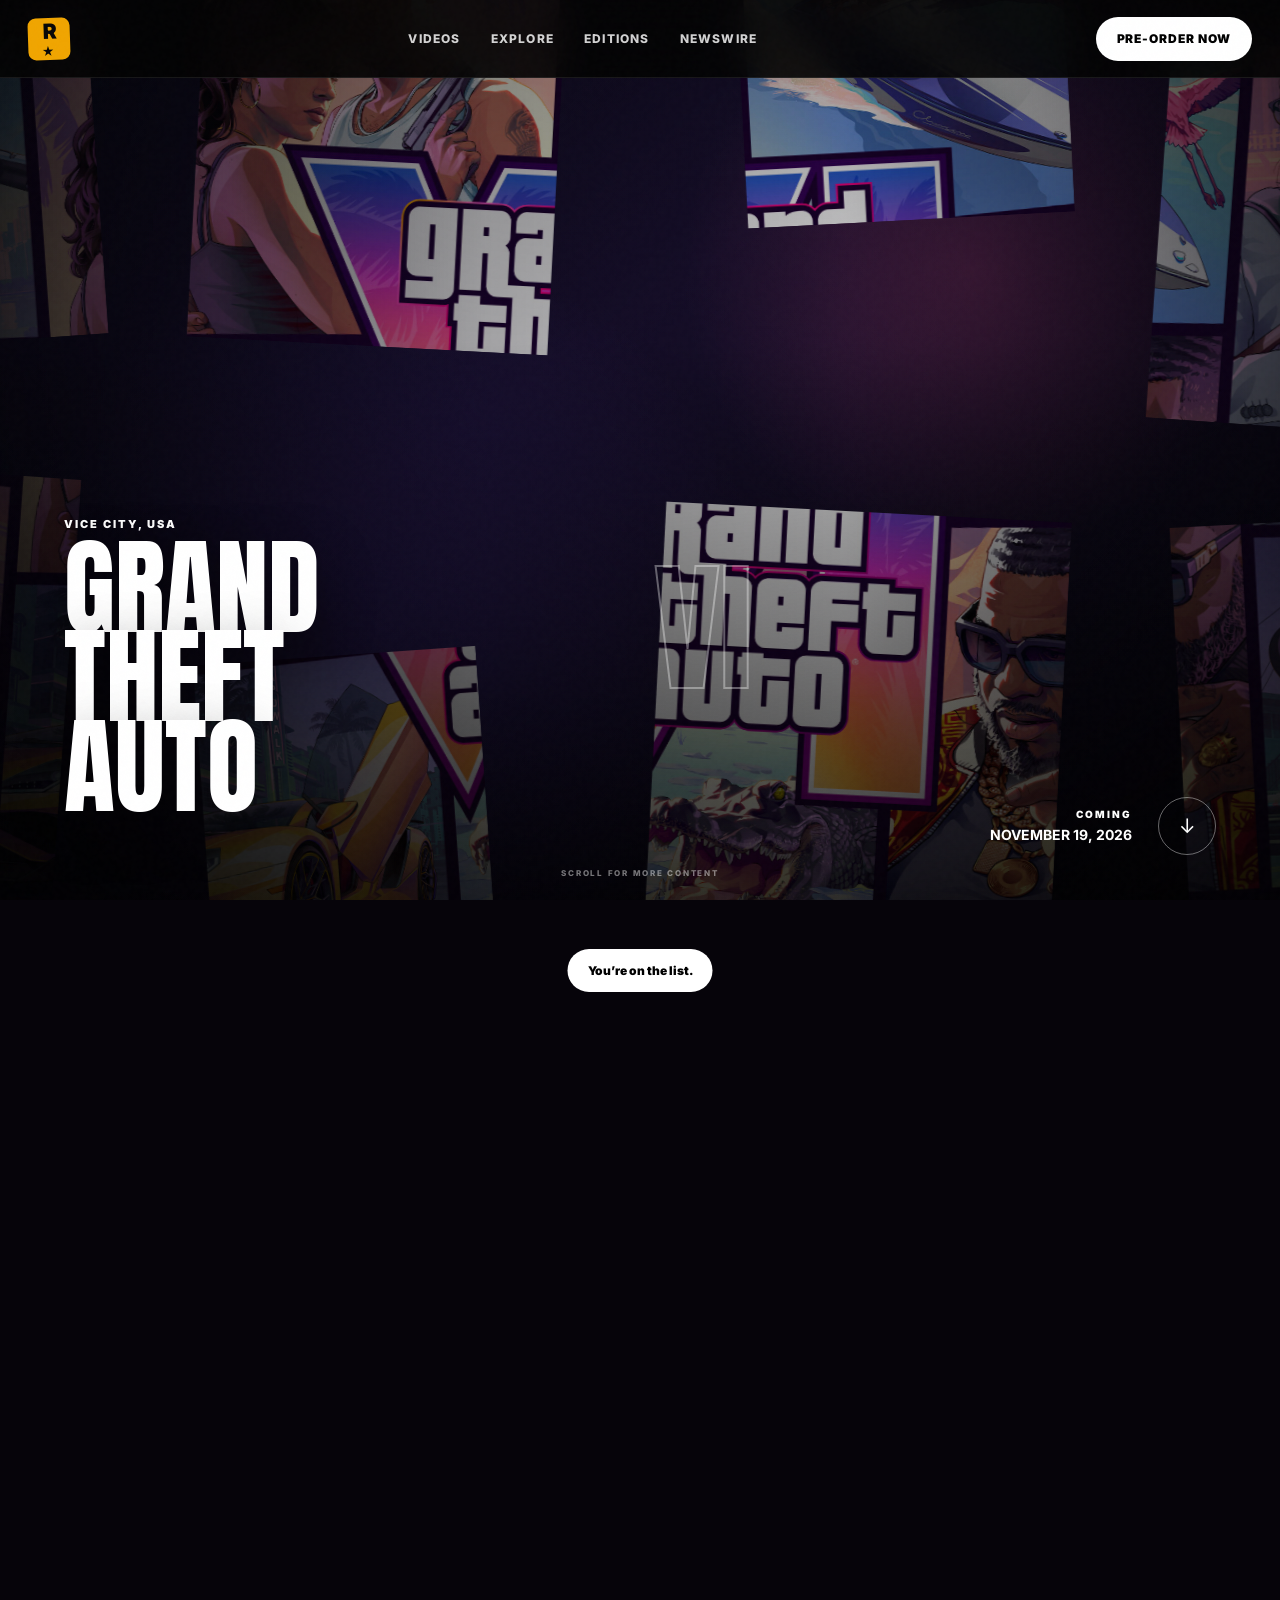
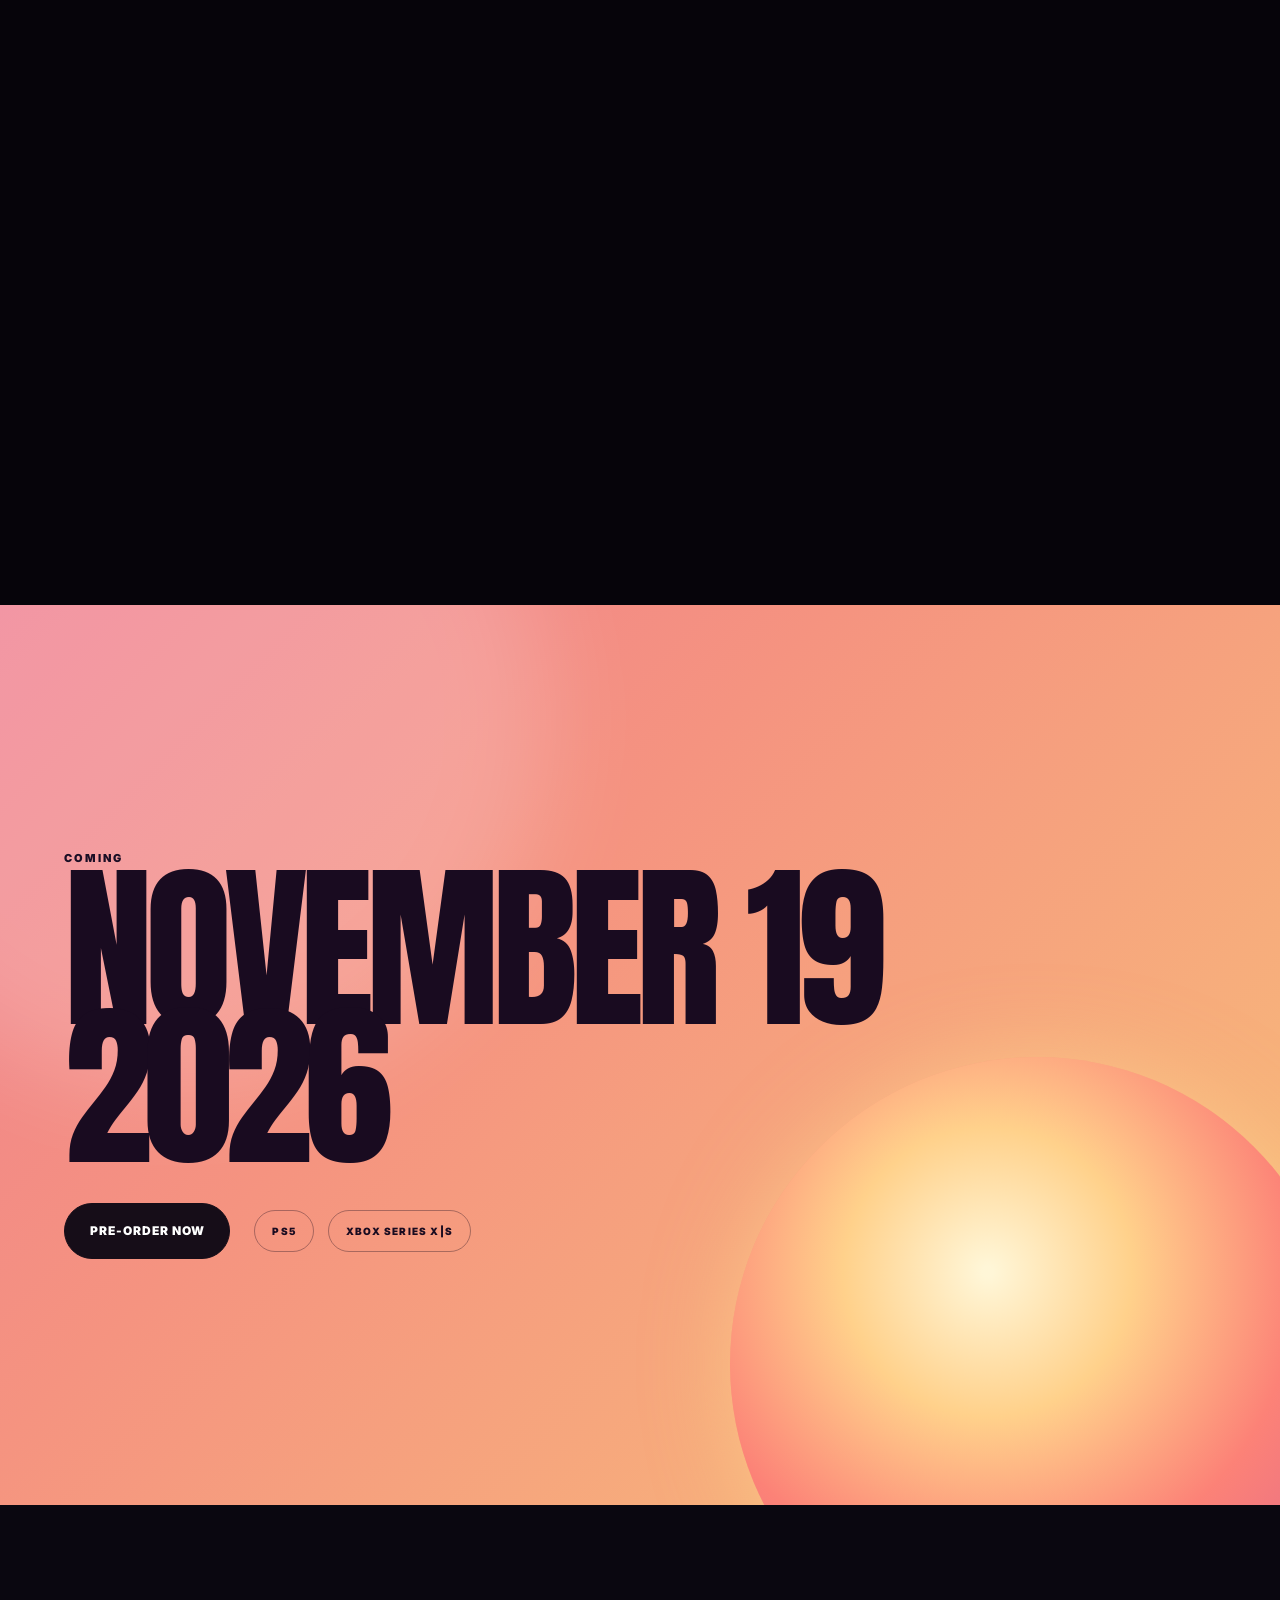
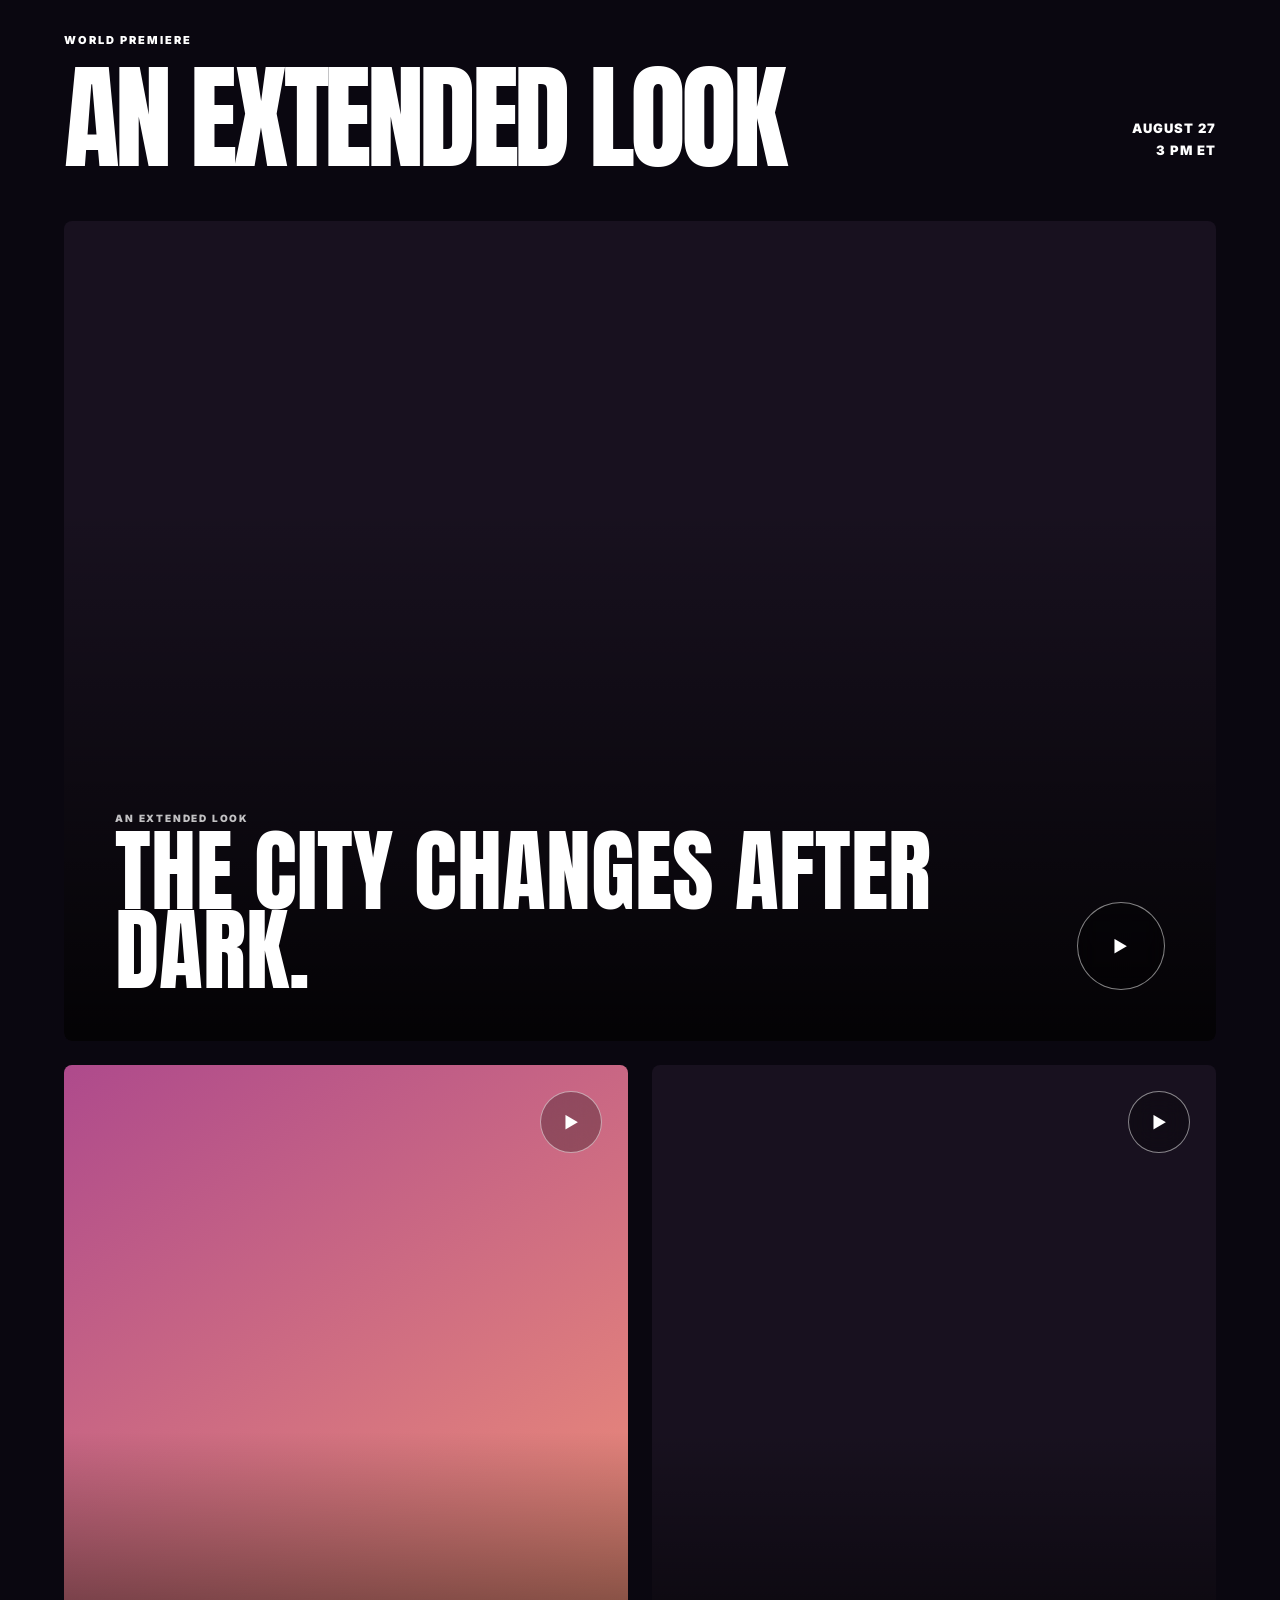
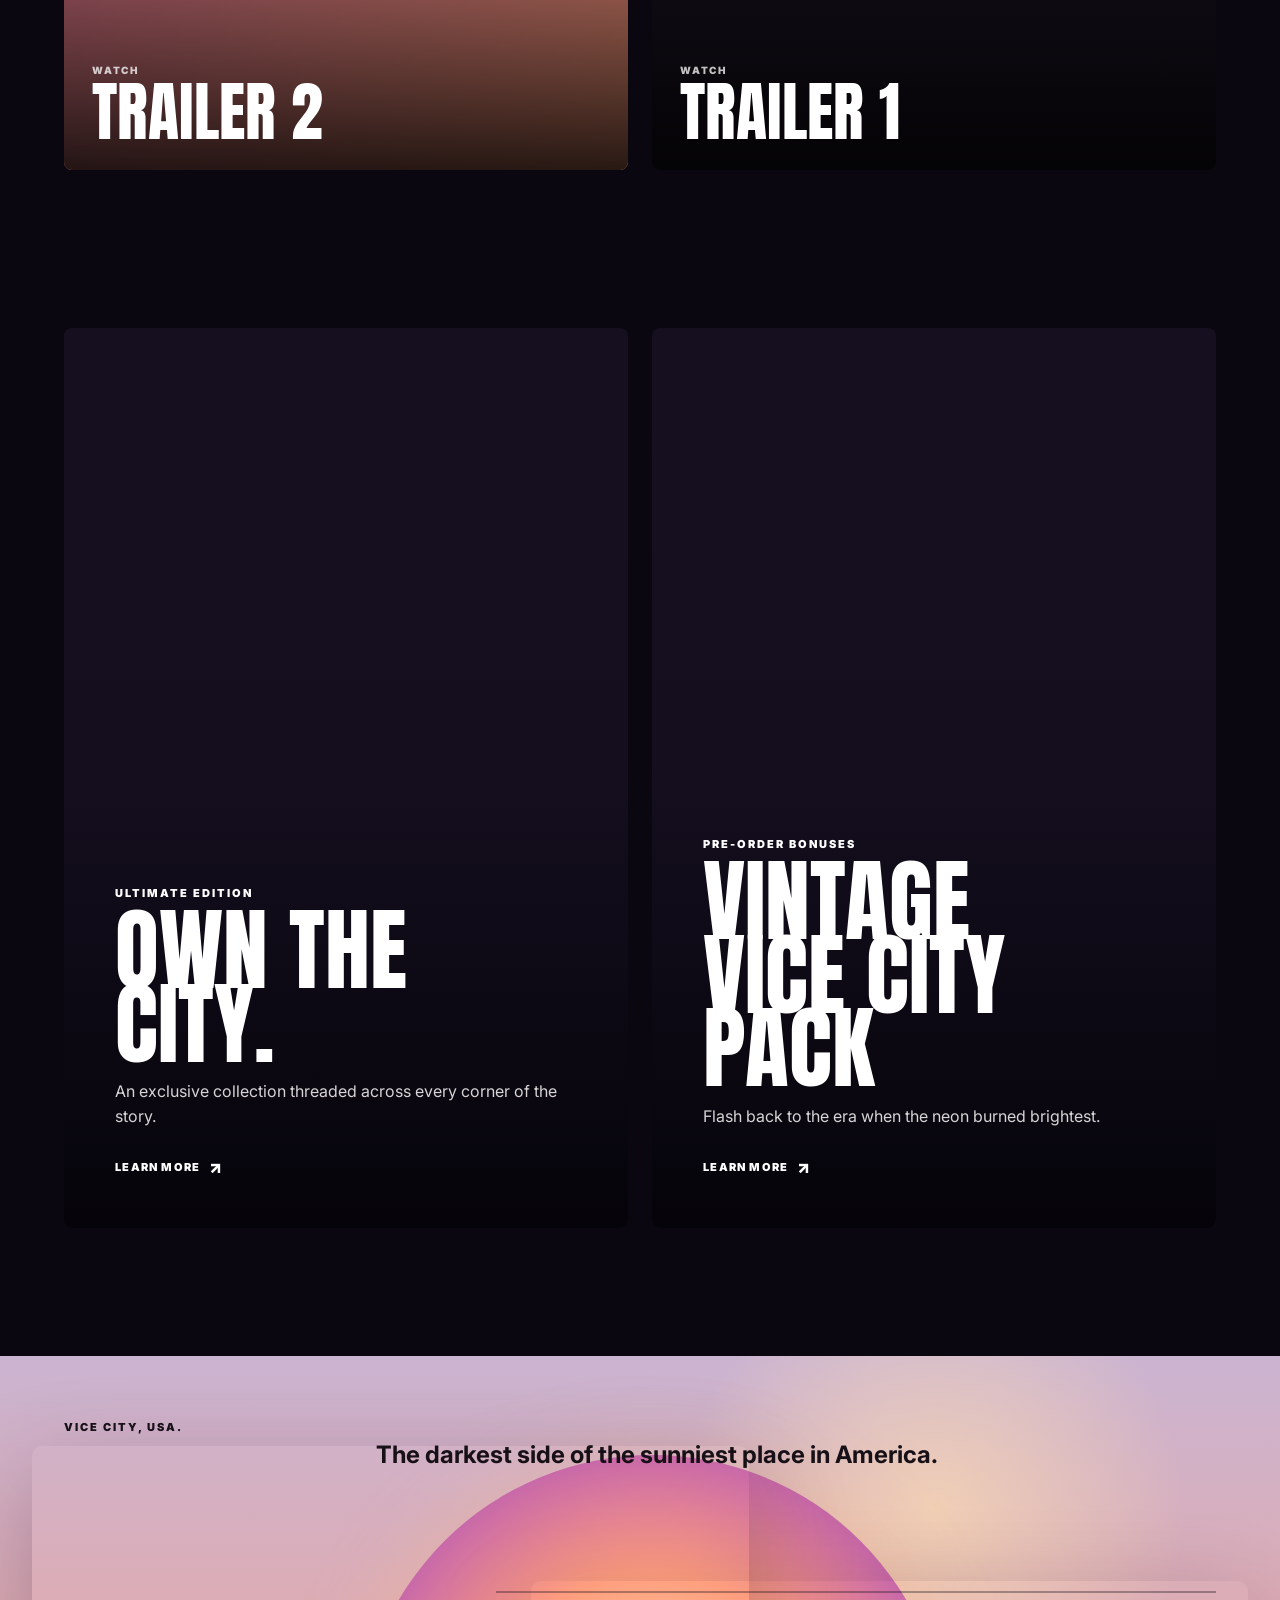
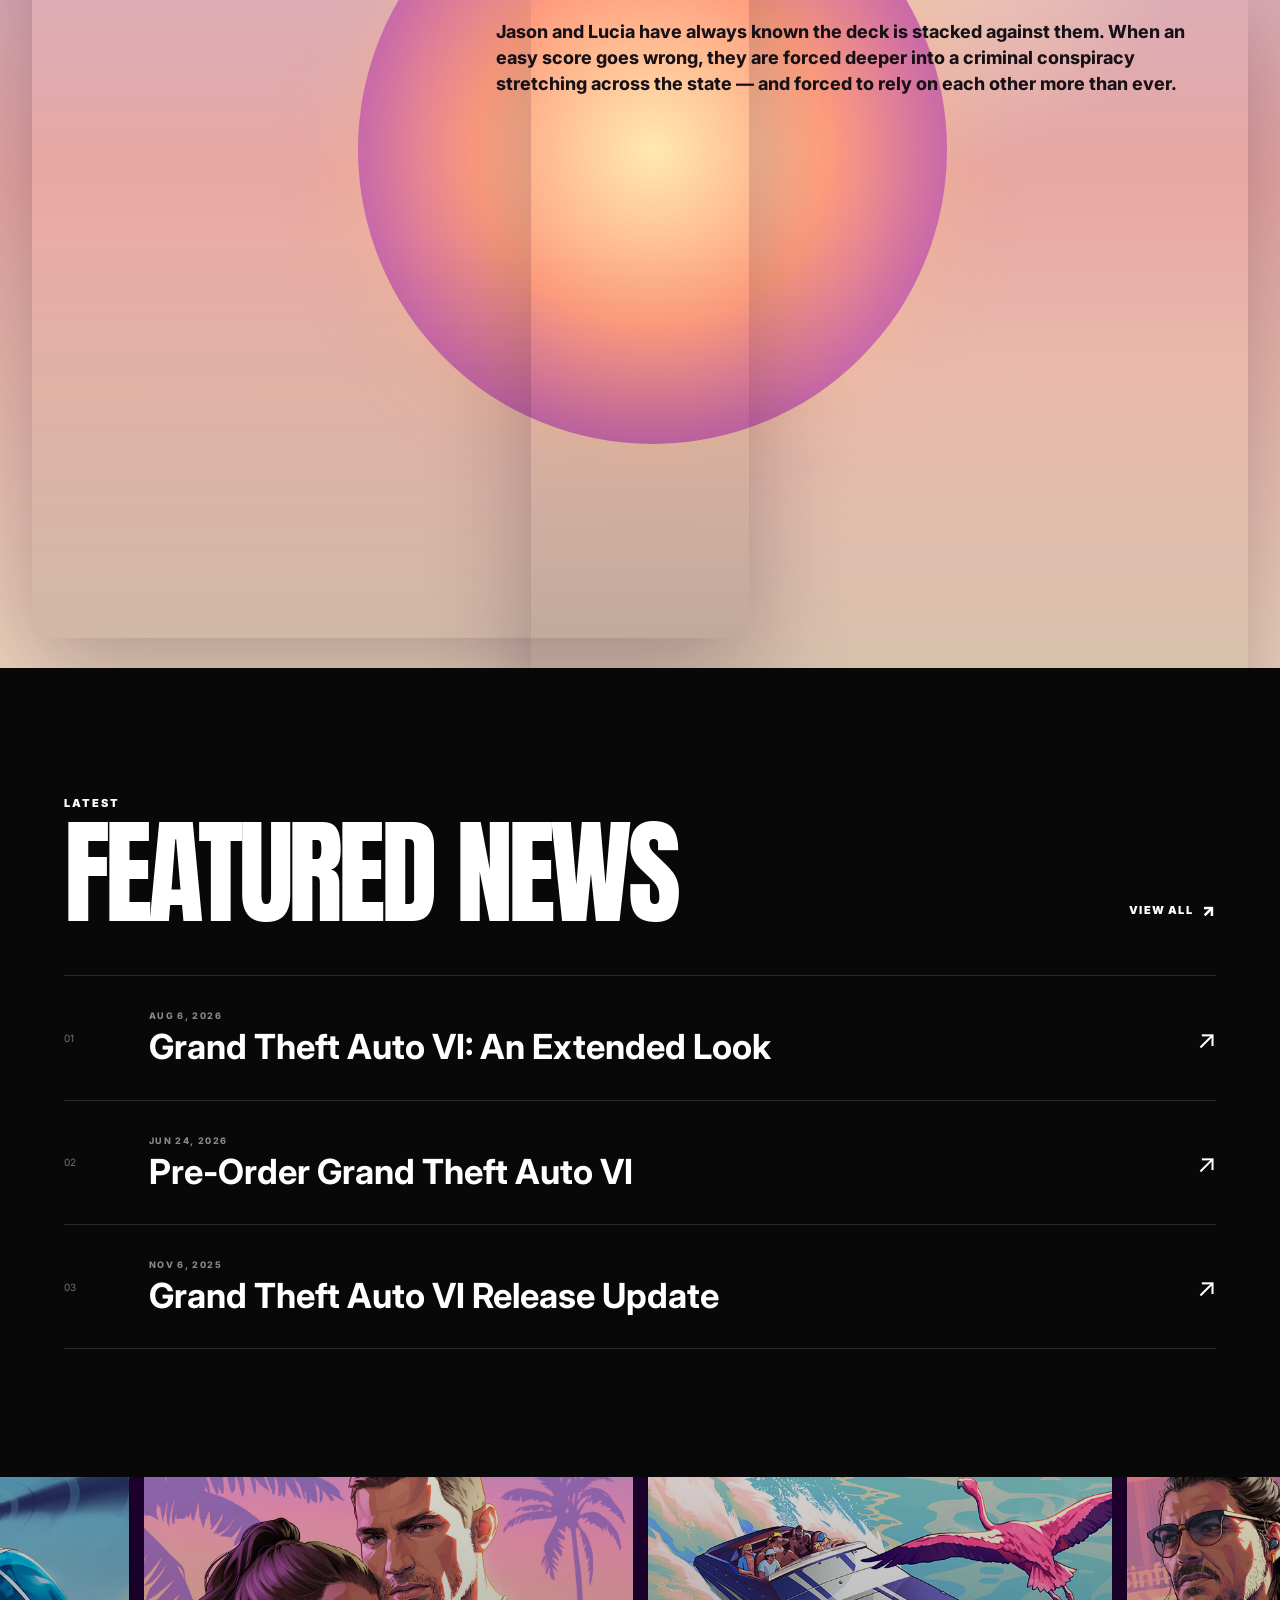
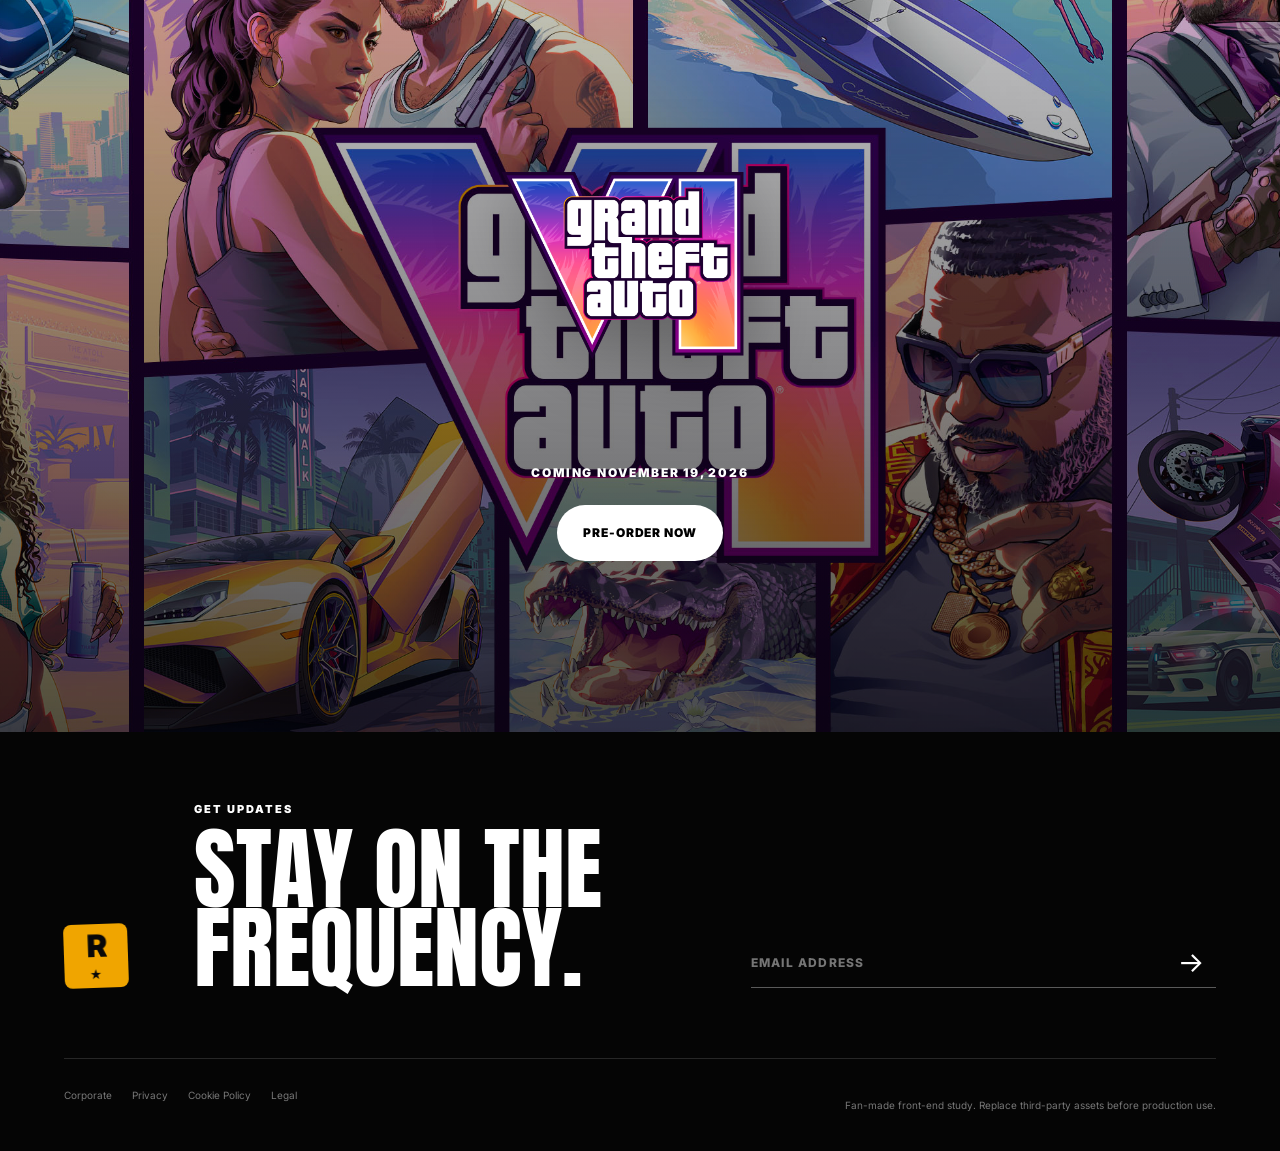
<file: index.before-story-fix.html>
<!DOCTYPE html>
<html lang="en">
<head>
  <meta charset="UTF-8" />
  <meta name="viewport" content="width=device-width, initial-scale=1.0" />
  <meta name="theme-color" content="#050505" />
  <meta name="description" content="A cinematic GTA VI inspired front-end study built with plain HTML, CSS and JavaScript." />
  <title>VI — Cinematic Landing Page</title>
  <link rel="preconnect" href="https://fonts.googleapis.com" />
  <link rel="preconnect" href="https://fonts.gstatic.com" crossorigin />
  <link href="https://fonts.googleapis.com/css2?family=Anton&family=Inter:wght@400;500;600;700;800;900&display=swap" rel="stylesheet" />
  <link rel="stylesheet" href="styles.css" />
</head>
<body>
  <div class="noise" aria-hidden="true"></div>
  <div class="page-progress" aria-hidden="true"><span id="progressBar"></span></div>

  <header class="site-header" id="siteHeader">
    <a class="brand" href="#top" aria-label="Home">
      <span class="brand-mark">R<span>★</span></span>
    </a>

    <nav class="desktop-nav" aria-label="Primary navigation">
      <a href="#media">Videos</a>
      <a href="#story">Explore</a>
      <a href="#editions">Editions</a>
      <a href="#news">Newswire</a>
    </nav>

    <div class="header-actions">
      <a class="preorder preorder--small" href="#editions">Pre-Order Now</a>
      <button class="menu-toggle" id="menuToggle" aria-expanded="false" aria-controls="mobileMenu" aria-label="Open menu">
        <span></span><span></span>
      </button>
    </div>
  </header>

  <div class="mobile-menu" id="mobileMenu" aria-hidden="true">
    <div class="mobile-menu__inner">
      <a href="#media">Videos <span>01</span></a>
      <a href="#story">Explore <span>02</span></a>
      <a href="#editions">Editions <span>03</span></a>
      <a href="#news">Newswire <span>04</span></a>
      <a class="preorder" href="#editions">Pre-Order Now</a>
    </div>
  </div>

  <main id="top">
    <section class="hero" id="hero">
      <div class="hero-sticky">
        <div class="hero-backdrop" aria-hidden="true"></div>

        <div class="poster-stage" id="posterStage" aria-hidden="true">
          <div class="poster-slice s1"></div>
          <div class="poster-slice s2"></div>
          <div class="poster-slice s3"></div>
          <div class="poster-slice s4"></div>
          <div class="poster-slice s5"></div>
          <div class="poster-slice s6"></div>
          <div class="poster-slice s7"></div>
          <div class="poster-slice s8"></div>
          <img class="hero-logo" src="assets/poster-logo.png" alt="" />
        </div>

        <div class="hero-vignette" aria-hidden="true"></div>

        <div class="hero-copy">
          <p class="eyebrow">Vice City, USA</p>
          <h1><span>GRAND</span><span>THEFT</span><span>AUTO</span></h1>
          <div class="hero-vi">VI</div>
        </div>

        <div class="hero-bottom">
          <div>
            <p>COMING</p>
            <strong>NOVEMBER 19, 2026</strong>
          </div>
          <a href="#media" class="round-link" aria-label="Scroll to media">
            <span>↓</span>
          </a>
        </div>

        <div class="scroll-label">SCROLL FOR MORE CONTENT</div>
      </div>
    </section>

    <section class="release-panel section-pad reveal-section">
      <div class="release-panel__glow"></div>
      <div class="release-panel__content">
        <p class="eyebrow dark">Coming</p>
        <h2>November 19<br />2026</h2>
        <div class="release-actions">
          <a class="preorder preorder--dark" href="#editions">Pre-Order Now</a>
          <div class="platforms">
            <span>PS5</span>
            <span>XBOX SERIES X|S</span>
          </div>
        </div>
      </div>
      <div class="sun-disc" aria-hidden="true"></div>
    </section>

    <section class="look-section section-pad" id="media">
      <div class="section-heading reveal">
        <p class="eyebrow">World Premiere</p>
        <h2>An Extended Look</h2>
        <div class="date-lockup">
          <span>AUGUST 27</span>
          <span>3 PM ET</span>
        </div>
      </div>

      <article class="feature-card reveal-card">
        <div class="feature-card__media media-feature"></div>
        <div class="feature-card__shade"></div>
        <div class="feature-card__content">
          <div>
            <p class="kicker">An Extended Look</p>
            <h3>The city changes after dark.</h3>
          </div>
          <button class="play-button" data-video="Extended Look" aria-label="Play extended look"><span>▶</span></button>
        </div>
      </article>

      <div class="trailer-grid">
        <article class="media-card reveal-card">
          <div class="media-card__image trailer-two"></div>
          <div class="media-card__overlay"></div>
          <button class="play-button small" data-video="Trailer 2" aria-label="Play trailer 2"><span>▶</span></button>
          <div class="media-card__meta"><p>Watch</p><h3>Trailer 2</h3></div>
        </article>
        <article class="media-card reveal-card">
          <div class="media-card__image trailer-one"></div>
          <div class="media-card__overlay"></div>
          <button class="play-button small" data-video="Trailer 1" aria-label="Play trailer 1"><span>▶</span></button>
          <div class="media-card__meta"><p>Watch</p><h3>Trailer 1</h3></div>
        </article>
      </div>
    </section>

    <section class="edition-section section-pad" id="editions">
      <div class="edition-grid">
        <article class="edition-card reveal-card">
          <div class="edition-card__visual edition-art"></div>
          <div class="edition-card__gradient"></div>
          <div class="edition-card__content">
            <p class="eyebrow">Ultimate Edition</p>
            <h2>Own the city.</h2>
            <p>An exclusive collection threaded across every corner of the story.</p>
            <a href="#" class="text-link">Learn More <span>↗</span></a>
          </div>
        </article>

        <article class="edition-card reveal-card">
          <div class="edition-card__visual vintage-art"></div>
          <div class="edition-card__gradient"></div>
          <div class="edition-card__content">
            <p class="eyebrow">Pre-Order Bonuses</p>
            <h2>Vintage<br />Vice City Pack</h2>
            <p>Flash back to the era when the neon burned brightest.</p>
            <a href="#" class="text-link">Learn More <span>↗</span></a>
          </div>
        </article>
      </div>
    </section>

    <section class="story-section" id="story">
      <div class="story-visual" id="storyVisual">
        <div class="story-image story-image--a"></div>
        <div class="story-image story-image--b"></div>
        <div class="story-orb"></div>
      </div>

      <div class="story-copy section-pad reveal">
        <p class="eyebrow">Vice City, USA.</p>
        <h2>The darkest side of the sunniest place in America.</h2>
        <p class="story-lead">Jason and Lucia have always known the deck is stacked against them. When an easy score goes wrong, they are forced deeper into a criminal conspiracy stretching across the state — and forced to rely on each other more than ever.</p>
      </div>

      <div class="portal-grid section-pad">
        <a href="#" class="portal-card portal-card--people reveal-card">
          <div class="portal-card__content">
            <p>People & Places</p>
            <h3>Only in Leonida</h3>
            <span>Explore More ↗</span>
          </div>
        </a>
        <a href="#media" class="portal-card portal-card--media reveal-card">
          <div class="portal-card__content">
            <p>Downloads</p>
            <h3>Media & Artwork</h3>
            <span>See All ↗</span>
          </div>
        </a>
      </div>
    </section>

    <section class="news-section section-pad" id="news">
      <div class="news-head reveal">
        <div>
          <p class="eyebrow">Latest</p>
          <h2>Featured News</h2>
        </div>
        <a href="#" class="text-link">View All <span>↗</span></a>
      </div>

      <div class="news-list">
        <article class="news-item reveal-card">
          <span class="news-no">01</span>
          <div><p>AUG 6, 2026</p><h3>Grand Theft Auto VI: An Extended Look</h3></div>
          <span class="news-arrow">↗</span>
        </article>
        <article class="news-item reveal-card">
          <span class="news-no">02</span>
          <div><p>JUN 24, 2026</p><h3>Pre-Order Grand Theft Auto VI</h3></div>
          <span class="news-arrow">↗</span>
        </article>
        <article class="news-item reveal-card">
          <span class="news-no">03</span>
          <div><p>NOV 6, 2025</p><h3>Grand Theft Auto VI Release Update</h3></div>
          <span class="news-arrow">↗</span>
        </article>
      </div>
    </section>

    <section class="final-banner">
      <div class="final-banner__bg"></div>
      <img src="assets/poster-logo.png" alt="Grand Theft Auto VI" />
      <p>COMING NOVEMBER 19, 2026</p>
      <a href="#editions" class="preorder">Pre-Order Now</a>
    </section>
  </main>

  <footer class="site-footer">
    <div class="footer-top">
      <div class="footer-brand">R<span>★</span></div>
      <div class="footer-copy">
        <p class="eyebrow">Get Updates</p>
        <h2>Stay on the frequency.</h2>
      </div>
      <form class="signup" id="signupForm">
        <label class="sr-only" for="email">Email address</label>
        <input id="email" type="email" placeholder="EMAIL ADDRESS" required />
        <button type="submit">→</button>
      </form>
    </div>

    <div class="footer-bottom">
      <div class="footer-links">
        <a href="#">Corporate</a><a href="#">Privacy</a><a href="#">Cookie Policy</a><a href="#">Legal</a>
      </div>
      <p>Fan-made front-end study. Replace third-party assets before production use.</p>
    </div>
  </footer>

  <div class="video-modal" id="videoModal" aria-hidden="true" role="dialog" aria-modal="true" aria-labelledby="modalTitle">
    <button class="modal-close" id="modalClose" aria-label="Close video">×</button>
    <div class="video-modal__inner">
      <p class="eyebrow">Now Playing</p>
      <h2 id="modalTitle">Trailer</h2>
      <div class="video-placeholder">
        <span>▶</span>
        <p>Connect your own MP4 / YouTube embed here.</p>
      </div>
    </div>
  </div>

  <div class="toast" id="toast" role="status" aria-live="polite">You’re on the list.</div>

  <script src="script.js"></script>
</body>
</html>
</file>
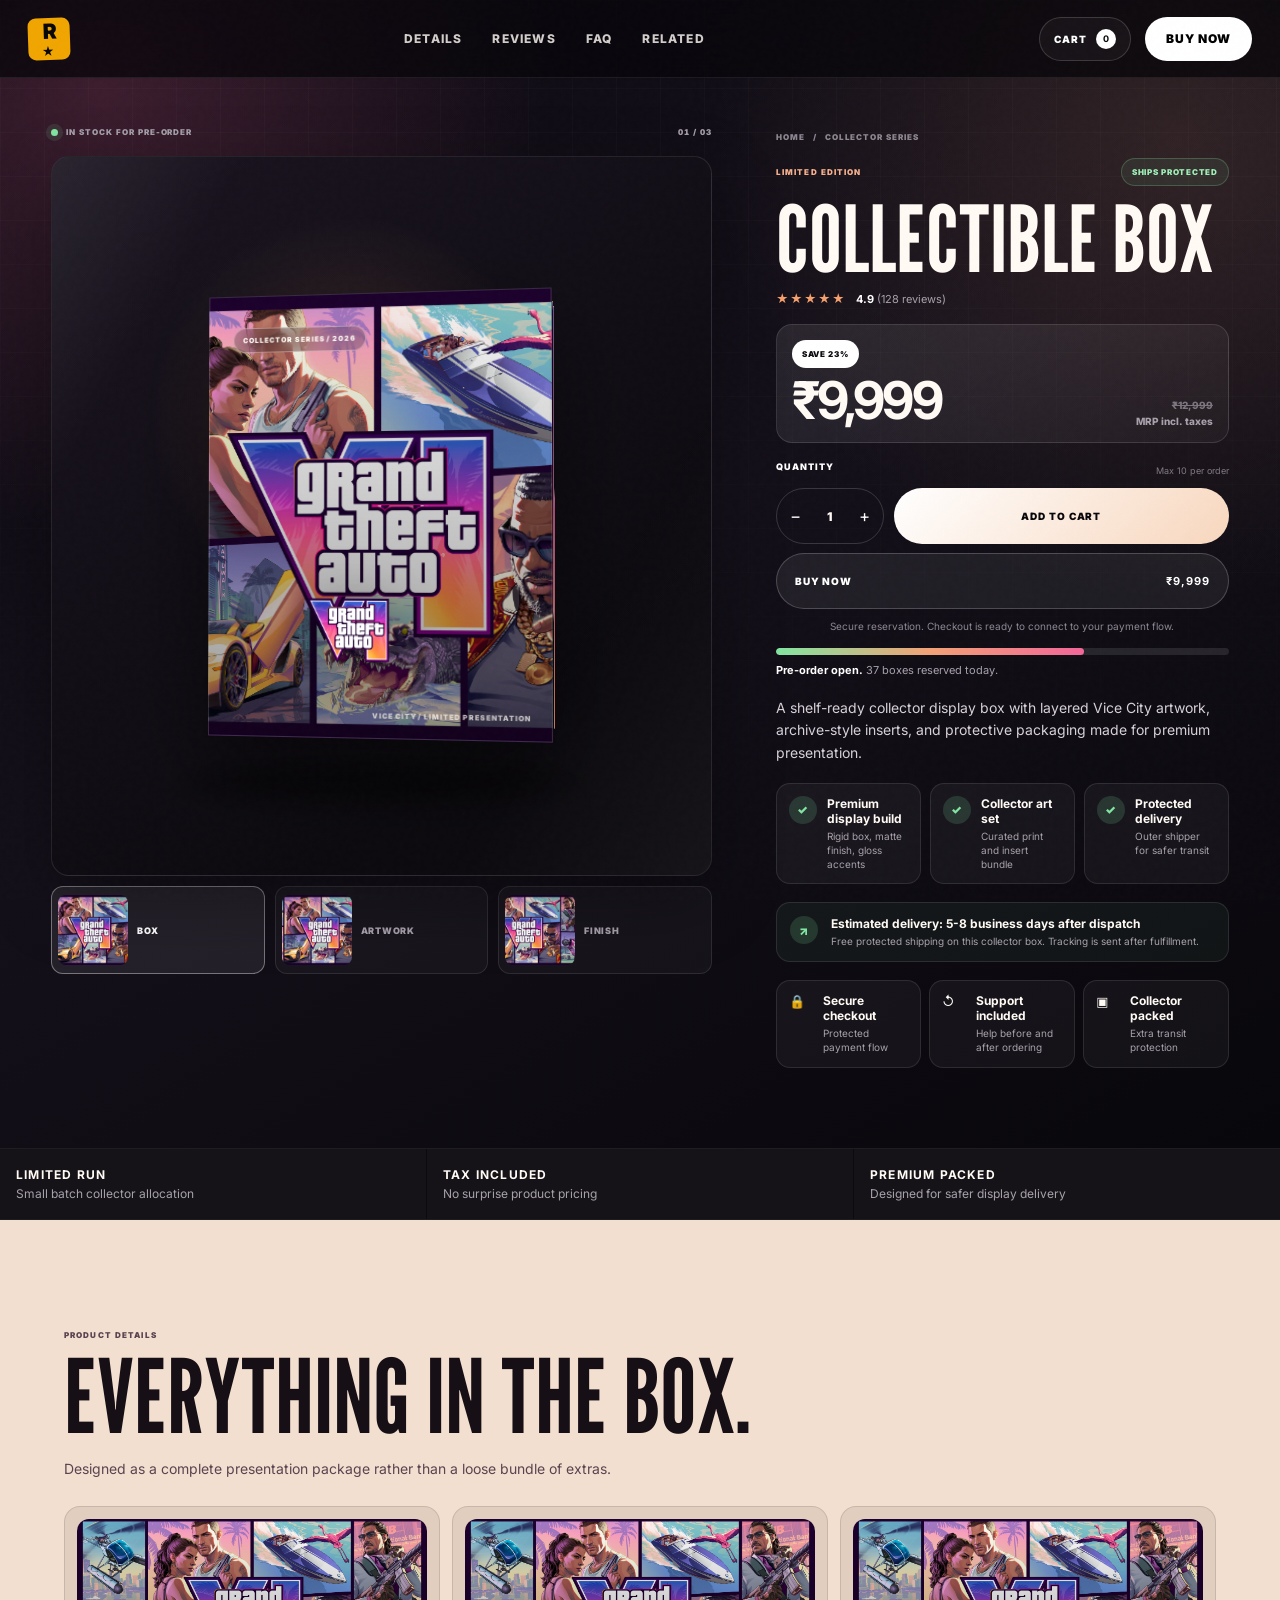
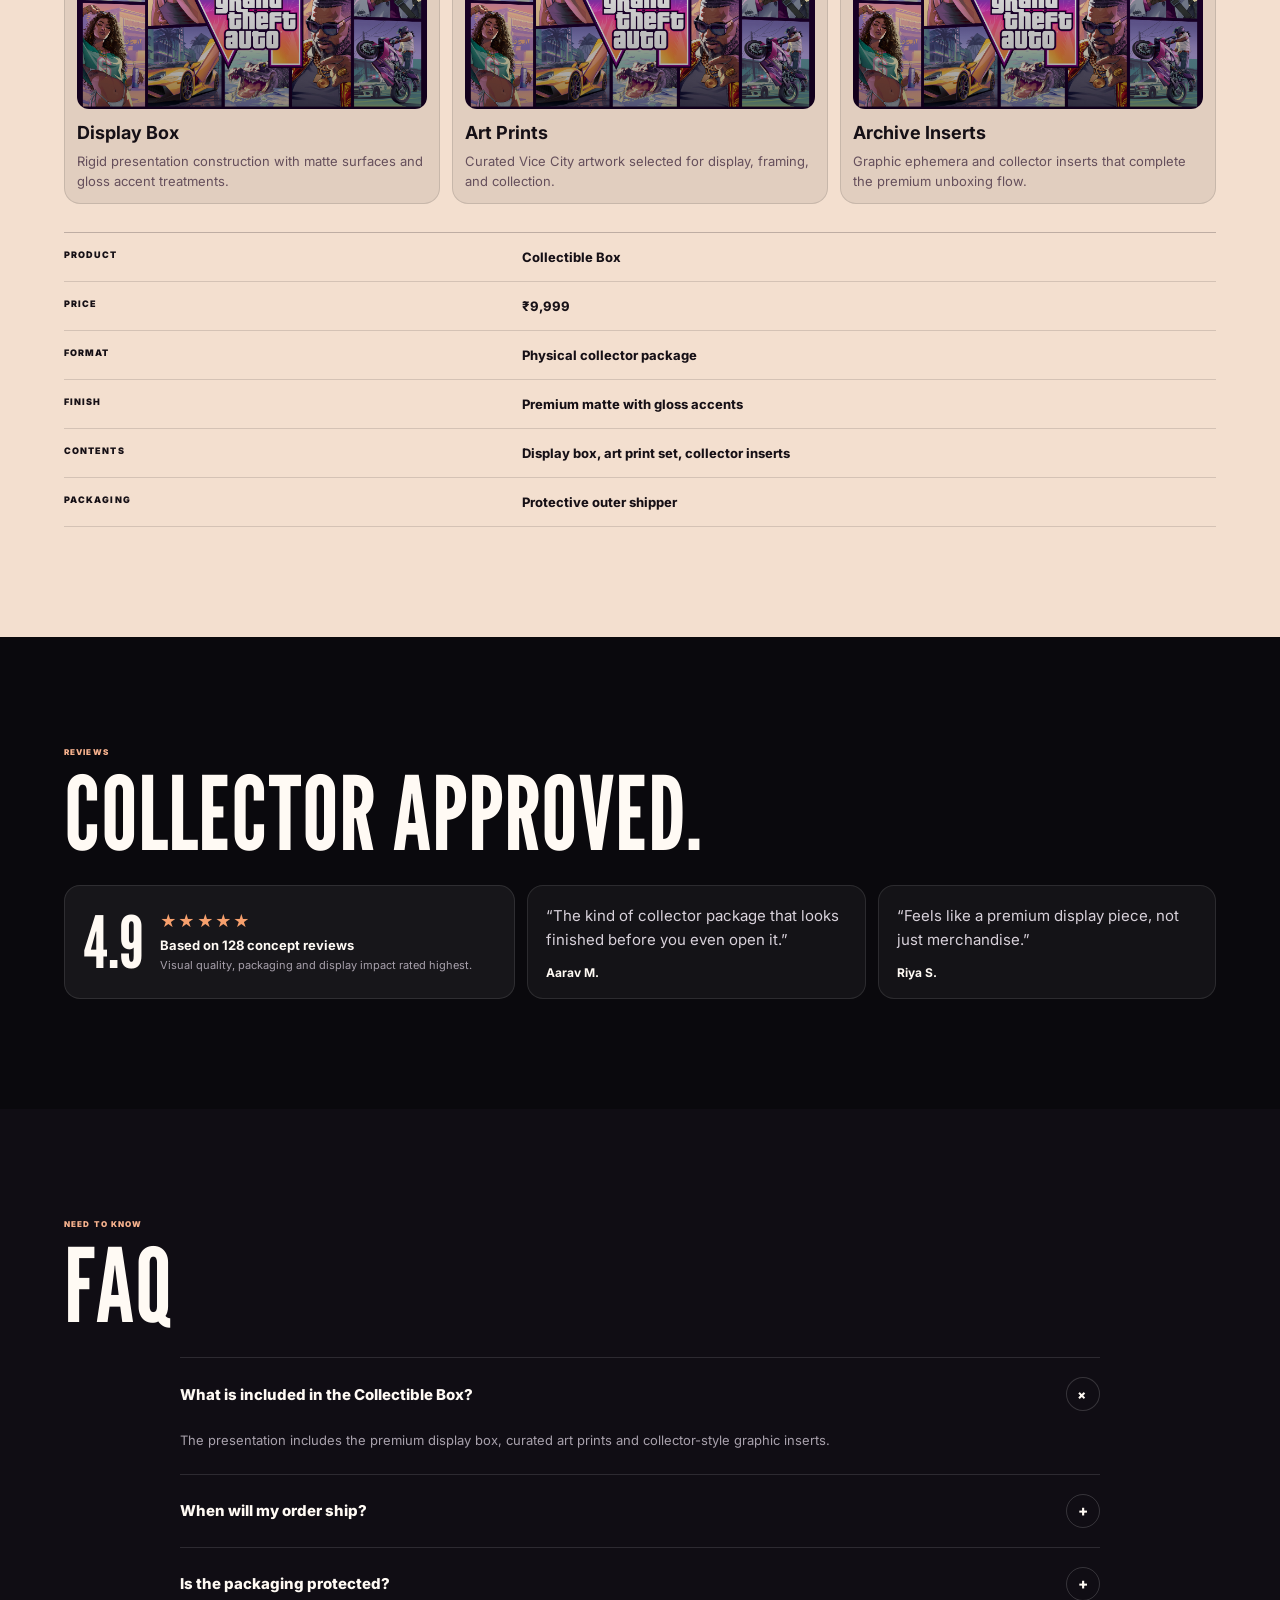
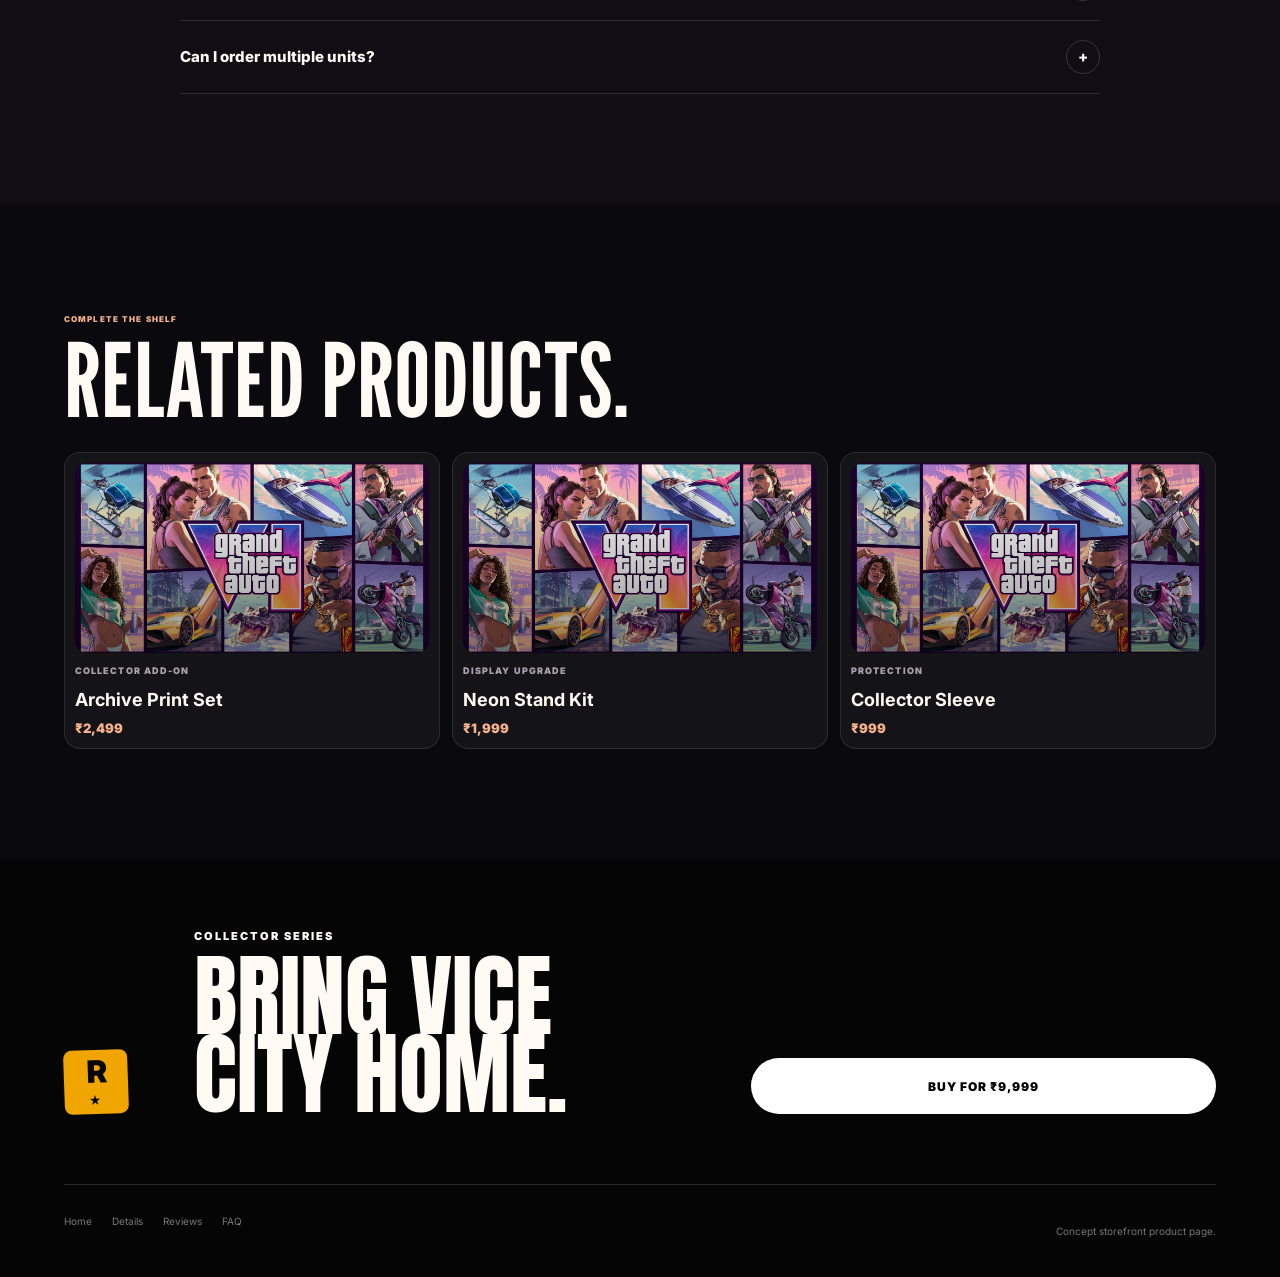
<file: product.html>
<!DOCTYPE html>
<html lang="en">
<head>
  <meta charset="UTF-8" />
  <meta name="viewport" content="width=device-width, initial-scale=1, viewport-fit=cover" />
  <meta name="theme-color" content="#09080c" />
  <meta name="description" content="Collectible Box - premium collector presentation. INR 9,999." />
  <title>Collectible Box - INR 9,999</title>
  <link rel="preconnect" href="https://fonts.googleapis.com" />
  <link rel="preconnect" href="https://fonts.gstatic.com" crossorigin />
  <link href="https://fonts.googleapis.com/css2?family=Anton&family=Inter:wght@400;500;600;700;800;900&family=League+Gothic&display=swap" rel="stylesheet" />
  <link rel="stylesheet" href="styles.css" />
  <link rel="stylesheet" href="product.css" />
</head>
<body class="product-page">
  <div class="noise" aria-hidden="true"></div>
  <div class="page-progress" aria-hidden="true"><span id="progressBar"></span></div>

  <header class="site-header product-header" id="siteHeader">
    <a class="brand" href="index.html" aria-label="Back to home"><span class="brand-mark">R<span>★</span></span></a>
    <nav class="desktop-nav" aria-label="Product navigation">
      <a href="#details">Details</a>
      <a href="#reviews">Reviews</a>
      <a href="#faq">FAQ</a>
      <a href="#related">Related</a>
    </nav>
    <div class="header-actions">
      <button class="header-cart" id="headerCart" type="button" aria-label="Open cart"><span>Cart</span><b id="headerCartCount">0</b></button>
      <a class="preorder preorder--small" href="#purchase">Buy Now</a>
      <button class="menu-toggle" id="menuToggle" aria-expanded="false" aria-controls="mobileMenu" aria-label="Open menu"><span></span><span></span></button>
    </div>
  </header>

  <div class="mobile-menu" id="mobileMenu" aria-hidden="true">
    <div class="mobile-menu__inner">
      <a href="index.html">Home <span>01</span></a>
      <a href="#details">Details <span>02</span></a>
      <a href="#reviews">Reviews <span>03</span></a>
      <a href="#faq">FAQ <span>04</span></a>
      <a class="preorder" href="#purchase">Buy for ₹9,999</a>
    </div>
  </div>

  <main>
    <section class="product-hero" id="purchase">
      <div class="product-shell">
        <div class="product-gallery" aria-label="Collectible Box product gallery">
          <div class="gallery-topline"><span class="gallery-badge"><i></i> In stock for pre-order</span><span class="gallery-index" id="galleryIndex">01 / 03</span></div>
          <div class="product-gallery__stage" id="galleryStage">
            <div class="gallery-panel gallery-panel--box is-active" data-gallery-panel="box" role="tabpanel">
              <div class="collector-scene" aria-hidden="true">
                <div class="collector-box">
                  <div class="collector-box__face collector-box__front"><span class="collector-label">Collector Series / 2026</span><img src="assets/poster-logo.png" alt="" /><span class="collector-bottom">Vice City / Limited Presentation</span></div>
                  <div class="collector-box__face collector-box__side"><span>COLLECTIBLE BOX</span></div>
                </div>
                <div class="collector-ground"></div>
              </div>
            </div>
            <div class="gallery-panel gallery-panel--art" data-gallery-panel="art" role="tabpanel" aria-hidden="true"><img class="gallery-photo" src="assets/poster-full.jpg" alt="Vice City artwork included with the collectible box" /></div>
            <div class="gallery-panel gallery-panel--detail" data-gallery-panel="detail" role="tabpanel" aria-hidden="true">
              <div class="detail-composition" aria-hidden="true"><div class="detail-composition__crop"></div><div class="detail-composition__card"><span>Premium finish</span><strong>Matte shell<br />Gloss hits</strong></div></div>
            </div>
          </div>
          <div class="gallery-tabs" role="tablist" aria-label="Choose product view">
            <button class="gallery-tab is-active" type="button" role="tab" aria-selected="true" data-gallery="box"><span class="gallery-tab__visual gallery-tab__visual--box"></span><span>Box</span></button>
            <button class="gallery-tab" type="button" role="tab" aria-selected="false" data-gallery="art"><span class="gallery-tab__visual gallery-tab__visual--art"></span><span>Artwork</span></button>
            <button class="gallery-tab" type="button" role="tab" aria-selected="false" data-gallery="detail"><span class="gallery-tab__visual gallery-tab__visual--detail"></span><span>Finish</span></button>
          </div>
        </div>

        <aside class="product-summary" aria-label="Product purchase information">
          <div class="product-breadcrumb"><a href="index.html">Home</a><span>/</span><span>Collector Series</span></div>
          <div class="product-kicker-row"><span class="product-kicker">Limited Edition</span><span class="availability-pill">Ships protected</span></div>
          <h1>Collectible Box</h1>
          <a class="product-rating" href="#reviews" aria-label="4.9 out of 5 from 128 reviews"><span aria-hidden="true">★★★★★</span><small><b>4.9</b> (128 reviews)</small></a>

          <div class="price-card" aria-label="Product price and offer">
            <div><span class="sale-badge">Save 23%</span><strong class="product-price">₹9,999</strong></div>
            <p><s>₹12,999</s><span>MRP incl. taxes</span></p>
          </div>

          <div class="purchase-label"><span>Quantity</span><small>Max 10 per order</small></div>
          <div class="product-purchase">
            <div class="qty-control" aria-label="Quantity selector"><button type="button" id="qtyMinus" aria-label="Decrease quantity">−</button><output id="qtyValue" aria-live="polite">1</output><button type="button" id="qtyPlus" aria-label="Increase quantity">+</button></div>
            <button class="product-btn product-btn--primary" id="addToCart" type="button"><span>Add to Cart</span></button>
          </div>
          <button class="product-btn product-btn--buy" id="buyNow" type="button"><span>Buy Now</span><strong id="buyNowPrice">₹9,999</strong></button>
          <p class="checkout-note">Secure reservation. Checkout is ready to connect to your payment flow.</p>

          <div class="stock-meter" aria-label="Availability"><div><span></span></div><p><strong>Pre-order open.</strong> 37 boxes reserved today.</p></div>
          <p class="product-description">A shelf-ready collector display box with layered Vice City artwork, archive-style inserts, and protective packaging made for premium presentation.</p>

          <div class="benefit-grid" aria-label="Product benefits">
            <div><span>✓</span><p><strong>Premium display build</strong><small>Rigid box, matte finish, gloss accents</small></p></div>
            <div><span>✓</span><p><strong>Collector art set</strong><small>Curated print and insert bundle</small></p></div>
            <div><span>✓</span><p><strong>Protected delivery</strong><small>Outer shipper for safer transit</small></p></div>
          </div>

          <div class="delivery-card"><div class="delivery-card__icon">↗</div><div><strong>Estimated delivery: 5-8 business days after dispatch</strong><p>Free protected shipping on this collector box. Tracking is sent after fulfillment.</p></div></div>

          <div class="purchase-trust">
            <div><span>🔒</span><p><strong>Secure checkout</strong><small>Protected payment flow</small></p></div>
            <div><span>↺</span><p><strong>Support included</strong><small>Help before and after ordering</small></p></div>
            <div><span>▣</span><p><strong>Collector packed</strong><small>Extra transit protection</small></p></div>
          </div>
        </aside>
      </div>
    </section>

    <section class="product-band" aria-label="Purchase confidence">
      <div><strong>Limited run</strong><span>Small batch collector allocation</span></div>
      <div><strong>Tax included</strong><span>No surprise product pricing</span></div>
      <div><strong>Premium packed</strong><span>Designed for safer display delivery</span></div>
    </section>

    <section class="product-section details-section" id="details">
      <div class="section-copy reveal-product"><p class="product-kicker">Product details</p><h2>Everything in the box.</h2><p>Designed as a complete presentation package rather than a loose bundle of extras.</p></div>
      <div class="details-grid">
        <article class="detail-card reveal-product"><div class="detail-card__image detail-card__image--box"></div><h3>Display Box</h3><p>Rigid presentation construction with matte surfaces and gloss accent treatments.</p></article>
        <article class="detail-card reveal-product"><div class="detail-card__image detail-card__image--prints"></div><h3>Art Prints</h3><p>Curated Vice City artwork selected for display, framing, and collection.</p></article>
        <article class="detail-card reveal-product"><div class="detail-card__image detail-card__image--inserts"></div><h3>Archive Inserts</h3><p>Graphic ephemera and collector inserts that complete the premium unboxing flow.</p></article>
      </div>
      <dl class="spec-list reveal-product">
        <div><dt>Product</dt><dd>Collectible Box</dd></div>
        <div><dt>Price</dt><dd>₹9,999</dd></div>
        <div><dt>Format</dt><dd>Physical collector package</dd></div>
        <div><dt>Finish</dt><dd>Premium matte with gloss accents</dd></div>
        <div><dt>Contents</dt><dd>Display box, art print set, collector inserts</dd></div>
        <div><dt>Packaging</dt><dd>Protective outer shipper</dd></div>
      </dl>
    </section>

    <section class="reviews-section product-section" id="reviews">
      <div class="section-copy reveal-product"><p class="product-kicker">Reviews</p><h2>Collector approved.</h2></div>
      <div class="review-layout">
        <div class="review-score reveal-product"><span>4.9</span><div><p>★★★★★</p><strong>Based on 128 concept reviews</strong><small>Visual quality, packaging and display impact rated highest.</small></div></div>
        <article class="review-card reveal-product"><p>“The kind of collector package that looks finished before you even open it.”</p><strong>Aarav M.</strong></article>
        <article class="review-card reveal-product"><p>“Feels like a premium display piece, not just merchandise.”</p><strong>Riya S.</strong></article>
      </div>
    </section>

    <section class="faq-section product-section" id="faq">
      <div class="section-copy reveal-product"><p class="product-kicker">Need to know</p><h2>FAQ</h2></div>
      <div class="faq-list reveal-product">
        <details open><summary>What is included in the Collectible Box?<span>+</span></summary><p>The presentation includes the premium display box, curated art prints and collector-style graphic inserts.</p></details>
        <details><summary>When will my order ship?<span>+</span></summary><p>This is a pre-order concept page. The delivery card shows the planned delivery window after dispatch.</p></details>
        <details><summary>Is the packaging protected?<span>+</span></summary><p>Yes. The box is presented with a dedicated protective outer shipper for transit.</p></details>
        <details><summary>Can I order multiple units?<span>+</span></summary><p>Yes. Use the quantity selector before adding to cart. This demo allows up to 10 units per order.</p></details>
      </div>
    </section>

    <section class="related-section product-section" id="related">
      <div class="section-copy reveal-product"><p class="product-kicker">Complete the shelf</p><h2>Related products.</h2></div>
      <div class="related-grid">
        <a class="related-card reveal-product" href="#purchase"><span class="related-card__image related-card__image--one"></span><small>Collector add-on</small><strong>Archive Print Set</strong><p>₹2,499</p></a>
        <a class="related-card reveal-product" href="#purchase"><span class="related-card__image related-card__image--two"></span><small>Display upgrade</small><strong>Neon Stand Kit</strong><p>₹1,999</p></a>
        <a class="related-card reveal-product" href="#purchase"><span class="related-card__image related-card__image--three"></span><small>Protection</small><strong>Collector Sleeve</strong><p>₹999</p></a>
      </div>
    </section>
  </main>

  <footer class="site-footer product-footer">
    <div class="footer-top"><div class="footer-brand">R<span>★</span></div><div class="footer-copy"><p class="eyebrow">Collector Series</p><h2>Bring Vice City home.</h2></div><a class="preorder" href="#purchase">Buy for ₹9,999</a></div>
    <div class="footer-bottom"><div class="footer-links"><a href="index.html">Home</a><a href="#details">Details</a><a href="#reviews">Reviews</a><a href="#faq">FAQ</a></div><p>Concept storefront product page.</p></div>
  </footer>

  <div class="mobile-buybar" id="mobileBuybar" aria-label="Quick purchase"><div><small>Collectible Box</small><strong id="mobileBuyPrice">₹9,999</strong></div><button type="button" id="mobileAddToCart">Buy Now</button></div>

  <aside class="cart-drawer" id="cartDrawer" aria-hidden="true" aria-label="Shopping cart">
    <div class="cart-drawer__backdrop" data-close-cart></div>
    <div class="cart-drawer__panel" role="dialog" aria-modal="true" aria-labelledby="cartTitle">
      <div class="cart-drawer__head"><div><small>Your order</small><strong id="cartTitle">Shopping Cart</strong></div><button type="button" data-close-cart aria-label="Close cart">×</button></div>
      <div class="cart-drawer__body">
        <div class="cart-line"><div class="cart-line__thumb"></div><div class="cart-line__info"><small>Collector Series</small><p>Collectible Box</p><strong id="cartLinePrice">₹9,999</strong></div><div class="cart-line__qty"><button type="button" id="cartMinus" aria-label="Decrease cart quantity">−</button><span id="cartQty">1</span><button type="button" id="cartPlus" aria-label="Increase quantity">+</button></div></div>
        <div class="cart-assurance"><span>✓</span><p><strong>Reserved collector allocation</strong><small>Your selected quantity is held when checkout begins.</small></p></div>
      </div>
      <div class="cart-drawer__footer"><div class="cart-subtotal"><div><span>Subtotal</span><small>Taxes included</small></div><strong id="cartTotal">₹9,999</strong></div><button class="product-btn product-btn--primary cart-checkout" id="checkoutBtn" type="button">Continue to Checkout <span>→</span></button><button class="cart-continue" type="button" data-close-cart>Continue shopping</button></div>
    </div>
  </aside>

  <div class="toast product-toast" id="productToast" role="status" aria-live="polite">Collectible Box added to cart.</div>
  <script src="product.js"></script>
</body>
</html>
</file>
<file: styles.css>
:root {
  --black: #050505;
  --soft-black: #101010;
  --white: #f6f3ec;
  --purple: #5537b7;
  --violet: #8b4ec4;
  --pink: #ff4f9a;
  --coral: #ff8c67;
  --yellow: #ffd76d;
  --line: rgba(255,255,255,.16);
  --ease: cubic-bezier(.2,.75,.25,1);
}

* { box-sizing: border-box; }
html { scroll-behavior: smooth; background: var(--black); }
body {
  margin: 0;
  background: var(--black);
  color: white;
  font-family: Inter, system-ui, -apple-system, BlinkMacSystemFont, "Segoe UI", sans-serif;
  overflow-x: hidden;
}
body.menu-open, body.modal-open { overflow: hidden; }
a { color: inherit; text-decoration: none; }
button, input { font: inherit; }
button { color: inherit; }
img { max-width: 100%; display: block; }

.noise {
  position: fixed; inset: 0; z-index: 999; pointer-events: none; opacity: .035;
  background-image: url("data:image/svg+xml,%3Csvg viewBox='0 0 180 180' xmlns='http://www.w3.org/2000/svg'%3E%3Cfilter id='n'%3E%3CfeTurbulence type='fractalNoise' baseFrequency='.9' numOctaves='4' stitchTiles='stitch'/%3E%3C/filter%3E%3Crect width='100%25' height='100%25' filter='url(%23n)' opacity='.5'/%3E%3C/svg%3E");
}
.page-progress { position: fixed; top: 0; left: 0; width: 100%; height: 2px; z-index: 1000; background: transparent; }
.page-progress span { display: block; width: 0; height: 100%; background: linear-gradient(90deg,var(--pink),var(--coral),var(--yellow)); }

.site-header {
  position: fixed; z-index: 100; top: 0; left: 0; right: 0;
  height: 78px; display: flex; align-items: center; justify-content: space-between;
  padding: 0 28px; background: rgba(4,4,4,.9); border-bottom: 1px solid rgba(255,255,255,.08);
  backdrop-filter: blur(18px); transition: transform .45s var(--ease), background .3s ease;
}
.site-header.is-hidden { transform: translateY(-100%); }
.brand-mark, .footer-brand {
  width: 42px; aspect-ratio: 1; display: grid; place-items: center; border-radius: 8px;
  background: #f0a500; color: #080808; font-weight: 1000; font-size: 21px; letter-spacing: -2px;
  transform: rotate(-2deg);
}
.brand-mark span, .footer-brand span { font-size: 12px; align-self: start; margin-left: -4px; }
.desktop-nav { display: flex; gap: 30px; font-size: 12px; text-transform: uppercase; letter-spacing: .1em; font-weight: 800; }
.desktop-nav a { position: relative; opacity: .82; }
.desktop-nav a::after { content:""; position:absolute; left:0; right:100%; bottom:-7px; height:2px; background:white; transition:right .25s ease; }
.desktop-nav a:hover::after { right:0; }
.desktop-nav a:hover { opacity:1; }
.header-actions { display:flex; align-items:center; gap:14px; }
.preorder {
  display:inline-flex; align-items:center; justify-content:center; min-height:56px; padding: 0 25px;
  border:1px solid rgba(255,255,255,.26); border-radius: 999px; background:white; color:black;
  text-transform: uppercase; font-size:12px; font-weight:900; letter-spacing:.08em;
  transition: transform .25s var(--ease), background .25s ease, color .25s ease;
}
.preorder:hover { transform:translateY(-2px); background:var(--pink); color:white; }
.preorder--small { min-height:44px; padding-inline:20px; }
.menu-toggle { width:46px; height:46px; border:1px solid rgba(255,255,255,.2); border-radius:50%; background:transparent; display:none; place-items:center; cursor:pointer; }
.menu-toggle span { position:absolute; width:17px; height:1.5px; background:white; transition:.3s ease; }
.menu-toggle span:first-child { transform:translateY(-4px); }
.menu-toggle span:last-child { transform:translateY(4px); }
.menu-open .menu-toggle span:first-child { transform:rotate(45deg); }
.menu-open .menu-toggle span:last-child { transform:rotate(-45deg); }
.mobile-menu { position:fixed; inset:0; z-index:90; background:#070707; display:grid; align-items:center; transform:translateY(-105%); transition:transform .55s var(--ease); }
.mobile-menu.is-open { transform:translateY(0); }
.mobile-menu__inner { padding:110px 24px 30px; display:grid; gap:0; }
.mobile-menu__inner > a:not(.preorder) { display:flex; justify-content:space-between; align-items:end; padding:18px 0; border-bottom:1px solid #262626; font: 400 clamp(36px,10vw,64px)/1 Anton,sans-serif; text-transform:uppercase; }
.mobile-menu__inner a span { font:700 11px/1 Inter,sans-serif; opacity:.45; }
.mobile-menu .preorder { margin-top:24px; }

.hero { height: 245vh; background:#06040a; }
.hero-sticky { position: sticky; top:0; width:100%; height:100svh; overflow:hidden; isolation:isolate; }
.hero-backdrop { position:absolute; inset:0; background:
  radial-gradient(circle at 76% 30%, rgba(255,90,158,.26), transparent 25%),
  radial-gradient(circle at 30% 70%, rgba(86,58,187,.34), transparent 35%),
  linear-gradient(145deg,#111026 0%,#1c1234 42%,#07060d 100%); }
.poster-stage { position:absolute; inset:0; transform:scale(.88); transition:filter .2s; }
.poster-slice { position:absolute; inset:0; background-image:url('assets/poster-full.jpg'); background-position:center; background-size:cover; will-change:transform,clip-path,opacity; filter:saturate(1.04) contrast(1.02); }
.s1 { clip-path:polygon(0 0,18% 0,18% 44%,0 44%); transform:translate(-15vw,-12vh) rotate(-4deg); }
.s2 { clip-path:polygon(18% 0,50% 0,50% 56%,18% 56%); transform:translate(-8vw,-18vh) rotate(3deg); }
.s3 { clip-path:polygon(50% 0,79% 0,79% 40%,50% 40%); transform:translate(10vw,-18vh) rotate(-3deg); }
.s4 { clip-path:polygon(79% 0,100% 0,100% 51%,79% 51%); transform:translate(16vw,-8vh) rotate(4deg); }
.s5 { clip-path:polygon(0 44%,18% 44%,18% 100%,0 100%); transform:translate(-18vw,13vh) rotate(4deg); }
.s6 { clip-path:polygon(18% 56%,43% 56%,43% 100%,18% 100%); transform:translate(-8vw,18vh) rotate(-4deg); }
.s7 { clip-path:polygon(43% 40%,79% 40%,79% 100%,43% 100%); transform:translate(9vw,17vh) rotate(3deg); }
.s8 { clip-path:polygon(79% 51%,100% 51%,100% 100%,79% 100%); transform:translate(18vw,11vh) rotate(-3deg); }
.hero-logo { position:absolute; z-index:4; width:min(35vw,620px); left:50%; top:50%; transform:translate(-50%,-50%) scale(.72); opacity:0; filter:drop-shadow(0 12px 30px rgba(0,0,0,.35)); will-change:transform,opacity; }
.hero-vignette { position:absolute; inset:0; z-index:5; background:linear-gradient(180deg,rgba(0,0,0,.26),rgba(0,0,0,.04) 38%,rgba(0,0,0,.76)),linear-gradient(90deg,rgba(4,3,9,.86),rgba(4,3,9,.34) 38%,rgba(4,3,9,.18) 66%,rgba(4,3,9,.68)); pointer-events:none; }
.hero-copy { position:absolute; z-index:6; left:clamp(24px,5vw,80px); bottom:clamp(72px,10vh,128px); width:min(720px,calc(100% - 48px)); opacity:1; transition:opacity .2s; }
.eyebrow { margin:0 0 14px; font-size:11px; text-transform:uppercase; font-weight:900; letter-spacing:.18em; }
.eyebrow.dark { color:#1b0e25; }
.hero-copy h1 { margin:0; display:grid; gap:clamp(2px,.28vw,6px); font:400 clamp(68px,8.2vw,136px)/.82 Anton,sans-serif; letter-spacing:0; text-transform:uppercase; text-shadow:0 18px 55px rgba(0,0,0,.42); }
.hero-copy h1 span { display:block; }
.hero-vi { position:absolute; left:min(100%, 590px); bottom:clamp(90px,10vw,138px); font:400 clamp(82px,11vw,178px)/.75 Anton,sans-serif; color:transparent; -webkit-text-stroke:2px rgba(255,255,255,.66); opacity:.54; }
.hero-lead { max-width:520px; margin:clamp(14px,1.6vw,22px) 0 0; color:rgba(255,255,255,.84); font-size:clamp(14px,1.05vw,18px); line-height:1.52; font-weight:650; }
.hero-actions { display:flex; align-items:center; gap:12px; flex-wrap:wrap; margin-top:clamp(16px,2vw,26px); }
.hero-primary,
.hero-secondary { min-height:50px; padding:0 22px; display:inline-flex; align-items:center; justify-content:center; border-radius:999px; text-transform:uppercase; font-size:10px; font-weight:900; letter-spacing:.1em; transition:transform .25s var(--ease), background .25s ease, color .25s ease, border-color .25s ease; }
.hero-primary { background:#fff; color:#08070a; box-shadow:0 18px 45px rgba(0,0,0,.28); }
.hero-secondary { border:1px solid rgba(255,255,255,.34); background:rgba(255,255,255,.08); backdrop-filter:blur(12px); color:#fff; }
.hero-primary:hover,
.hero-secondary:hover { transform:translateY(-2px); }
.hero-primary:hover { background:var(--pink); color:#fff; }
.hero-secondary:hover { border-color:#fff; background:#fff; color:#08070a; }
.hero-bottom { position:absolute; z-index:6; right:clamp(24px,5vw,80px); bottom:5vh; display:flex; align-items:center; gap:26px; text-align:right; }
.hero-bottom p { margin:0 0 4px; font-size:10px; letter-spacing:.2em; font-weight:900; }
.hero-bottom strong { font-size:14px; }
.round-link { width:58px; aspect-ratio:1; display:grid; place-items:center; border:1px solid rgba(255,255,255,.4); border-radius:50%; font-size:20px; transition:.25s ease; }
.round-link:hover { background:white; color:black; transform:translateY(3px); }
.scroll-label { position:absolute; z-index:6; left:50%; bottom:2.5vh; transform:translateX(-50%); font-size:8px; letter-spacing:.22em; font-weight:800; opacity:.45; }

.section-pad { padding: clamp(80px,10vw,150px) clamp(22px,5vw,80px); }
.release-panel { min-height:100svh; display:flex; align-items:center; position:relative; overflow:hidden; background:linear-gradient(135deg,#ef7e8f 0%,#f59380 38%,#f8c079 100%); color:#190b20; }
.release-panel__glow { position:absolute; width:58vw; aspect-ratio:1; border-radius:50%; left:-15vw; top:-20vw; background:rgba(255,255,255,.19); filter:blur(50px); }
.release-panel__content { position:relative; z-index:2; }
.release-panel h2 { margin:0; font:400 clamp(80px,14vw,220px)/.77 Anton,sans-serif; text-transform:uppercase; letter-spacing:-.045em; }
.release-actions { display:flex; align-items:center; gap:24px; margin-top:48px; }
.preorder--dark { background:#160d18; color:white; border-color:#160d18; }
.platforms { display:flex; gap:14px; flex-wrap:wrap; font-size:10px; font-weight:900; letter-spacing:.12em; }
.platforms span { border:1px solid rgba(28,12,29,.35); border-radius:999px; padding:14px 17px; }
.sun-disc { position:absolute; right:-5vw; bottom:-13vw; width:48vw; aspect-ratio:1; border-radius:50%; background:radial-gradient(circle at 42% 35%,#fff6d7 0 1%,#ffd18b 27%,#fc8277 58%,#d96191 100%); box-shadow:0 0 80px rgba(255,220,145,.5); }

.look-section { background:#0a0710; }
.section-heading { display:grid; grid-template-columns:1fr auto; align-items:end; gap:24px; max-width:1500px; margin:0 auto 55px; }
.section-heading .eyebrow { grid-column:1/-1; margin-bottom:-2px; }
.section-heading h2, .news-head h2 { margin:0; font:400 clamp(60px,9vw,150px)/.84 Anton,sans-serif; text-transform:uppercase; letter-spacing:-.04em; }
.date-lockup { display:grid; gap:6px; text-align:right; font-size:13px; font-weight:900; letter-spacing:.08em; padding-bottom:8px; }
.feature-card { position:relative; height:min(74vw,820px); max-width:1500px; margin:0 auto; overflow:hidden; border-radius:8px; background:#18111f; }
.feature-card__media, .media-card__image, .edition-card__visual, .portal-card { background-position:center; background-size:cover; }
.media-feature { background-image:url('https://www.rockstargames.com/VI/_next/static/media/featured.0y5yxwenpsgc3.jpg'); }
.feature-card__media { position:absolute; inset:-5%; transition:transform 1s var(--ease); }
.feature-card:hover .feature-card__media { transform:scale(1.035); }
.feature-card__shade { position:absolute; inset:0; background:linear-gradient(180deg,transparent 35%,rgba(0,0,0,.85)); }
.feature-card__content { position:absolute; inset:auto 0 0; padding:clamp(24px,4vw,58px); display:flex; align-items:end; justify-content:space-between; gap:20px; }
.kicker, .media-card__meta p { margin:0 0 8px; font-size:10px; text-transform:uppercase; letter-spacing:.18em; font-weight:900; opacity:.75; }
.feature-card h3 { margin:0; font:400 clamp(44px,7vw,105px)/.88 Anton,sans-serif; text-transform:uppercase; max-width:850px; }
.play-button { width:88px; aspect-ratio:1; flex:none; border:1px solid rgba(255,255,255,.5); background:rgba(0,0,0,.28); backdrop-filter:blur(12px); border-radius:50%; cursor:pointer; transition:.25s var(--ease); }
.play-button:hover { transform:scale(1.08); background:white; color:black; }
.play-button.small { width:62px; position:absolute; z-index:4; right:26px; top:26px; }
.trailer-grid { max-width:1500px; margin:24px auto 0; display:grid; grid-template-columns:1fr 1fr; gap:24px; }
.media-card { position:relative; aspect-ratio:4/5; overflow:hidden; border-radius:8px; background:#18111f; }
.media-card__image { position:absolute; inset:0; transition:transform .8s var(--ease); }
.media-card:hover .media-card__image { transform:scale(1.04); }
.trailer-two { background-image:url('https://www.rockstargames.com/VI/_next/static/media/trailer-2.0l.7aqib91fz6.jpg'), linear-gradient(145deg,#ae4a8c,#f99a75); }
.trailer-one { background-image:url('https://www.rockstargames.com/VI/_next/static/media/trailer-1.06b6paykx247w.jpg'); }
.media-card__overlay { position:absolute; inset:0; background:linear-gradient(180deg,transparent 52%,rgba(0,0,0,.84)); }
.media-card__meta { position:absolute; z-index:3; left:28px; bottom:28px; }
.media-card__meta h3 { margin:0; font:400 clamp(42px,5vw,76px)/.9 Anton,sans-serif; text-transform:uppercase; }

.edition-section { background:#0a0710; padding-top:30px; }
.edition-grid { max-width:1500px; margin:auto; display:grid; grid-template-columns:1fr 1fr; gap:24px; }
.edition-card { position:relative; min-height:900px; overflow:hidden; border-radius:8px; background:#171022; }
.edition-card__visual { position:absolute; inset:0; transition:transform .9s var(--ease); }
.edition-card:hover .edition-card__visual { transform:scale(1.035); }
.edition-art { background-image:url('https://www.rockstargames.com/VI/_next/static/media/ultimate_mobile_en_us.03~7e7tlo4k4r.jpg'); background-position:center top; }
.vintage-art { background-image:url('https://www.rockstargames.com/VI/_next/static/media/VINTAGE_VICE_CITY_PACK_01.05zaof7o1uz.3.jpg'); }
.edition-card__gradient { position:absolute; inset:0; background:linear-gradient(180deg,rgba(4,3,8,.08),rgba(4,3,8,.15) 50%,rgba(4,3,8,.94)); }
.edition-card__content { position:absolute; z-index:2; bottom:0; padding:clamp(26px,4vw,55px); max-width:650px; }
.edition-card__content h2 { margin:0 0 18px; font:400 clamp(62px,7vw,112px)/.82 Anton,sans-serif; text-transform:uppercase; }
.edition-card__content > p:not(.eyebrow) { margin:0 0 26px; max-width:500px; color:#d8d4d5; line-height:1.55; }
.text-link { display:inline-flex; align-items:center; gap:9px; text-transform:uppercase; font-size:11px; font-weight:900; letter-spacing:.11em; }
.text-link span { font-size:17px; transition:transform .25s ease; }
.text-link:hover span { transform:translate(4px,-4px); }

.story-section {
  position: relative;
  z-index: 3;
  background: #0b0810;
  color: #171017;
}

/*
  The story is one long scroll sequence with a single sticky viewport.
  Each new panel travels from below the viewport and physically covers
  the previous one instead of simply fading between sections.
*/
.story-sequence { height: 430vh; position: relative; }
.story-sticky {
  position: sticky;
  top: 0;
  height: 100svh;
  overflow: hidden;
  isolation: isolate;
  background: #d4bfd3;
}
.story-visual {
  position: absolute;
  inset: 0;
  overflow: hidden;
  background:
    radial-gradient(circle at 73% 17%, rgba(255,224,176,.65), transparent 21%),
    linear-gradient(180deg,#cbb4d1 0%,#e8a7a2 46%,#ecd4bc 100%);
  z-index: 1;
}
.story-visual__wash {
  position: absolute;
  inset: 0;
  z-index: 4;
  pointer-events: none;
  background: linear-gradient(180deg, rgba(40,19,56,.03), rgba(42,15,37,.13));
}
.story-image {
  position: absolute;
  width: min(56vw, 920px);
  height: 88svh;
  background-size: cover;
  background-position: center;
  border-radius: 10px;
  box-shadow: 0 35px 100px rgba(46,19,48,.30);
  will-change: transform;
  overflow: hidden;
}
.story-image::after {
  content: "";
  position: absolute;
  inset: 0;
  background: linear-gradient(180deg, transparent 50%, rgba(17,8,25,.12));
}
.story-image--a {
  z-index: 2;
  left: 2.5vw;
  top: 10svh;
  background-image: url('https://www.rockstargames.com/VI/_next/static/media/mobile.0xsc-b1pnezup.jpg');
  background-position: center 32%;
}
.story-image--b {
  z-index: 3;
  right: 2.5vw;
  top: 25svh;
  background-image: url('https://www.rockstargames.com/VI/_next/static/media/mobile.0mi46.hy2kwfa.jpg');
  background-position: center 52%;
}
.story-orb {
  position: absolute;
  z-index: 1;
  width: min(46vw, 740px);
  aspect-ratio: 1;
  border-radius: 50%;
  top: 11svh;
  left: 28vw;
  background: radial-gradient(circle,#ffe9b1,#ff9e7e 42%,#ca6aa8 70%,#7755ac);
  box-shadow: 0 0 75px rgba(255,188,126,.34);
  will-change: transform;
}

.story-panel {
  position: absolute;
  inset: 0;
  z-index: 10;
  overflow: hidden;
  transform: translate3d(0, 105%, 0);
  transform-origin: center top;
  will-change: transform, border-radius, filter;
  backface-visibility: hidden;
}
.story-panel--copy {
  z-index: 10;
  background:
    linear-gradient(100deg, rgba(255,255,255,.36), transparent 38%),
    linear-gradient(145deg, #f2d9bd 0%, #efd0bf 48%, #d2b2cf 100%);
  color: #12101a;
}
.story-panel--copy::before {
  content: "VICE CITY";
  position: absolute;
  left: clamp(20px, 3vw, 54px);
  right: clamp(20px, 3vw, 54px);
  bottom: clamp(22px, 3vw, 54px);
  z-index: 0;
  color: rgba(18, 16, 26, .045);
  font: 400 clamp(92px, 14vw, 260px)/.8 "League Gothic", "Arial Narrow", Anton, sans-serif;
  letter-spacing: .01em;
  text-align: center;
  text-transform: uppercase;
  pointer-events: none;
}
.story-copy {
  width: 100%;
  height: 100%;
  max-width: 1720px;
  margin: 0 auto;
  padding: clamp(42px, 5vw, 96px);
  display: grid;
  grid-template-columns: minmax(150px, .28fr) minmax(0, 1fr);
  grid-template-rows: auto 1fr auto;
  gap: clamp(26px, 4vw, 72px) clamp(34px, 6vw, 120px);
  position: relative;
  z-index: 1;
}
.story-eyebrow {
  grid-column: 1;
  grid-row: 1;
  margin: 0;
  padding-top: 7px;
  color: #17101d;
  font-size: clamp(10px, .82vw, 13px);
  letter-spacing: .14em;
  line-height: 1;
  position: relative;
}
.story-eyebrow::after {
  content: "";
  display: block;
  width: min(100%, 118px);
  height: 2px;
  margin-top: 24px;
  background: linear-gradient(90deg, #17101d, rgba(23, 16, 29, 0));
}
.story-title {
  grid-column: 2;
  grid-row: 1 / span 2;
  align-self: start;
  margin: 0;
  max-width: 1010px;
  font-family: "League Gothic", "Arial Narrow", Anton, sans-serif;
  font-size: clamp(82px, 8.6vw, 156px);
  font-weight: 400;
  line-height: .86;
  letter-spacing: 0;
  text-transform: uppercase;
  text-wrap: balance;
}
.story-title span { display: block; white-space: nowrap; }
.story-lead {
  grid-column: 2;
  grid-row: 3;
  justify-self: end;
  width: min(100%, 720px);
  margin: 0 0 clamp(6px, 1.4vw, 22px);
  padding-top: clamp(18px, 2vw, 28px);
  border-top: 2px solid rgba(18, 16, 26, .34);
  font-size: clamp(18px, 1.35vw, 24px);
  line-height: 1.45;
  font-weight: 750;
  letter-spacing: 0;
}
.story-count {
  position: absolute;
  left: clamp(42px, 5vw, 96px);
  bottom: clamp(34px, 4vw, 76px);
  z-index: 6;
  font-size: 10px;
  line-height: 1;
  font-weight: 900;
  letter-spacing: .14em;
  text-transform: uppercase;
}
.story-panel--portal { color: #fff; background: #15101b; }
.story-panel__media {
  position: absolute;
  inset: 0;
  background-size: cover;
  background-position: center;
  transform: scale(1.06);
  will-change: transform;
}
.story-panel__media--people {
  background-image: url('assets/poster-full.jpg');
  background-position: 30% center;
}
.story-panel__media--media {
  background-image: url('https://www.rockstargames.com/VI/_next/static/media/featured.0y5yxwenpsgc3.jpg');
  background-position: center;
}
.story-panel__shade {
  position: absolute;
  inset: 0;
  z-index: 2;
  background:
    linear-gradient(180deg, rgba(4,3,8,.03) 24%, rgba(5,3,8,.12) 48%, rgba(5,3,8,.88) 100%),
    linear-gradient(90deg, rgba(5,3,8,.22), transparent 52%);
}
.story-panel__content {
  position: absolute;
  z-index: 4;
  left: clamp(24px, 5vw, 86px);
  bottom: clamp(36px, 7vw, 105px);
  max-width: 820px;
}
.story-panel__content p {
  margin: 0 0 12px;
  font-size: 10px;
  font-weight: 900;
  letter-spacing: .16em;
  text-transform: uppercase;
}
.story-panel__content h3 {
  margin: 0 0 26px;
  font: 400 clamp(78px, 10vw, 176px)/.76 Anton, sans-serif;
  text-transform: uppercase;
  letter-spacing: -.035em;
}
.story-panel__content span {
  display: inline-flex;
  align-items: center;
  min-height: 46px;
  padding: 0 18px;
  border: 1px solid rgba(255,255,255,.5);
  border-radius: 999px;
  font-size: 10px;
  font-weight: 900;
  letter-spacing: .12em;
  text-transform: uppercase;
  background: rgba(0,0,0,.14);
  backdrop-filter: blur(10px);
}
.story-panel--portal .story-count { color: #fff; }

.news-section { background:#080808; }
.news-head { max-width:1500px; margin:auto 0 55px; display:flex; align-items:end; justify-content:space-between; gap:30px; }
.news-list { max-width:1500px; margin:auto; border-top:1px solid #292929; }
.news-item { display:grid; grid-template-columns:60px 1fr 50px; gap:25px; align-items:center; padding:34px 0; border-bottom:1px solid #292929; }
.news-no { font-size:10px; color:#727272; }
.news-item p { margin:0 0 7px; font-size:9px; letter-spacing:.15em; font-weight:800; color:#888; }
.news-item h3 { margin:0; font-size:clamp(20px,2.7vw,42px); line-height:1.08; }
.news-arrow { font-size:26px; text-align:right; transition:transform .25s ease; }
.news-item:hover .news-arrow { transform:translate(4px,-4px); }

.final-banner { min-height:95svh; position:relative; display:flex; flex-direction:column; align-items:center; justify-content:center; text-align:center; overflow:hidden; background:#171025; }
.final-banner__bg { position:absolute; inset:-5%; background-image:linear-gradient(180deg,rgba(3,3,7,.14),rgba(3,3,7,.72)),url('assets/poster-full.jpg'); background-size:cover; background-position:center; filter:saturate(1.12); }
.final-banner img { position:relative; z-index:2; width:min(55vw,780px); filter:drop-shadow(0 14px 40px rgba(0,0,0,.35)); }
.final-banner p, .final-banner .preorder { position:relative; z-index:2; }
.final-banner p { margin:20px 0 25px; font-weight:900; font-size:12px; letter-spacing:.15em; }

.site-footer { padding:70px clamp(22px,5vw,80px) 30px; background:#050505; }
.footer-top { max-width:1500px; margin:auto; display:grid; grid-template-columns:90px 1fr .9fr; gap:40px; align-items:end; padding-bottom:70px; border-bottom:1px solid #272727; }
.footer-brand { width:64px; font-size:31px; }
.footer-copy h2 { margin:0; font:400 clamp(50px,7vw,105px)/.88 Anton,sans-serif; text-transform:uppercase; }
.signup { display:flex; border-bottom:1px solid #5a5a5a; }
.signup input { flex:1; min-width:0; border:0; background:transparent; color:white; padding:17px 0; outline:none; font-size:12px; font-weight:800; letter-spacing:.1em; }
.signup button { width:50px; border:0; background:transparent; font-size:28px; cursor:pointer; }
.footer-bottom { max-width:1500px; margin:30px auto 0; display:flex; justify-content:space-between; gap:30px; color:#777; font-size:10px; }
.footer-links { display:flex; gap:20px; flex-wrap:wrap; }
.footer-links a:hover { color:white; }

.video-modal { position:fixed; inset:0; z-index:200; background:rgba(2,2,2,.96); display:grid; place-items:center; padding:30px; opacity:0; visibility:hidden; transition:.3s ease; }
.video-modal.is-open { opacity:1; visibility:visible; }
.video-modal__inner { width:min(1100px,100%); }
.video-modal h2 { margin:0 0 24px; font:400 clamp(60px,9vw,150px)/.85 Anton,sans-serif; text-transform:uppercase; }
.video-placeholder { aspect-ratio:16/9; border:1px solid #2f2f2f; background:radial-gradient(circle at center,#301836,#0c0b0f 60%); display:grid; place-items:center; align-content:center; gap:16px; text-align:center; }
.video-placeholder span { font-size:60px; }
.video-placeholder p { color:#8b8b8b; }
.modal-close { position:absolute; right:28px; top:28px; width:52px; height:52px; border:1px solid #444; background:transparent; border-radius:50%; font-size:27px; cursor:pointer; }
.toast { position:fixed; z-index:250; left:50%; bottom:28px; transform:translate(-50%,120px); background:white; color:black; border-radius:999px; padding:14px 20px; font-size:12px; font-weight:900; transition:.4s var(--ease); }
.toast.show { transform:translate(-50%,0); }

.reveal, .reveal-card, .reveal-section { opacity:0; transform:translateY(48px); transition:opacity .9s var(--ease),transform .9s var(--ease); }
.reveal.is-visible, .reveal-card.is-visible, .reveal-section.is-visible { opacity:1; transform:none; }
.sr-only { position:absolute; width:1px; height:1px; padding:0; margin:-1px; overflow:hidden; clip:rect(0,0,0,0); white-space:nowrap; border:0; }

@media (max-width: 980px) {
  .desktop-nav { display:none; }
  .menu-toggle { display:grid; }
  .preorder--small { display:none; }
  .site-header { padding-inline:18px; height:68px; }
  .hero { height:220vh; }
  .poster-stage { transform:scale(1.04); }
  .hero-copy { left:20px; right:20px; bottom:clamp(58px,9vh,92px); width:auto; }
  .hero-copy h1 { max-width:540px; font-size:clamp(58px,11.4vw,94px); line-height:.86; }
  .hero-vi { display:none; }
  .hero-lead { max-width:470px; margin-top:14px; font-size:14px; line-height:1.48; }
  .hero-actions { margin-top:16px; }
  .hero-bottom { left:20px; right:20px; bottom:5vh; text-align:left; justify-content:space-between; }
  .scroll-label { display:none; }
  .release-panel h2 { font-size:clamp(75px,21vw,150px); }
  .sun-disc { width:72vw; right:-25vw; bottom:-15vw; }
  .section-heading { grid-template-columns:1fr; }
  .date-lockup { text-align:left; grid-auto-flow:column; justify-content:start; gap:22px; }
  .trailer-grid, .edition-grid, .portal-grid { grid-template-columns:1fr; }
  .edition-card { min-height:780px; }
  .story-sequence { height: 420vh; }
  .story-image { width:74vw; height:74svh; }
  .story-image--a { left:-9vw; top:10svh; }
  .story-image--b { right:-13vw; top:27svh; }
  .story-orb { width:64vw; left:18vw; top:14svh; }
  .story-copy { grid-template-columns: 1fr; grid-template-rows:auto auto 1fr; align-content:start; }
  .story-eyebrow { grid-column:1; grid-row:1; margin-bottom:0; }
  .story-title { grid-column:1; grid-row:2; max-width:900px; font-size:clamp(70px,13.6vw,132px); line-height:.9; }
  .story-lead { grid-column:1; grid-row:3; justify-self:start; align-self:end; width:min(100%,650px); }
  .story-count { left:auto; right:18px; bottom:20px; }
  .footer-top { grid-template-columns:70px 1fr; }
  .signup { grid-column:1/-1; }
}

@media (max-width: 640px) {
  .section-pad { padding:78px 18px; }
  .brand-mark { width:38px; }
  .hero { height:205vh; }
  .poster-stage { transform:scale(1.14); transform-origin:center 43%; }
  .hero-backdrop { background:linear-gradient(150deg,#130d27,#25143a 46%,#07060d); }
  .hero-vignette { background:linear-gradient(180deg,rgba(0,0,0,.32),rgba(0,0,0,.06) 36%,rgba(0,0,0,.84)),linear-gradient(90deg,rgba(4,3,9,.88),rgba(4,3,9,.42) 58%,rgba(4,3,9,.5)); }
  .hero-copy { left:16px; right:16px; bottom:clamp(76px,13vh,112px); width:auto; }
  .hero-copy .eyebrow { margin-bottom:8px; }
  .hero-copy h1 { gap:clamp(1px,.6vw,4px); max-width:360px; font-size:clamp(48px,13.5vw,74px); line-height:.9; }
  .hero-lead { max-width:330px; margin-top:13px; font-size:12px; line-height:1.45; }
  .hero-actions { gap:8px; margin-top:14px; }
  .hero-primary,
  .hero-secondary { min-height:42px; padding:0 13px; font-size:8px; letter-spacing:.07em; }
  .hero-bottom { bottom:6vh; }
  .hero-bottom strong { font-size:11px; }
  .round-link { width:50px; }
  .release-panel { min-height:88svh; }
  .release-actions { align-items:flex-start; flex-direction:column; }
  .release-panel h2 { font-size:20vw; }
  .sun-disc { opacity:.7; width:95vw; right:-50vw; }
  .look-section { padding-top:90px; }
  .section-heading h2, .news-head h2 { font-size:18vw; }
  .feature-card { height:118vw; }
  .feature-card__content { align-items:flex-start; flex-direction:column-reverse; }
  .feature-card h3 { font-size:13vw; }
  .play-button { width:68px; }
  .media-card { aspect-ratio:4/5.5; }
  .media-card__meta h3 { font-size:14vw; }
  .edition-card { min-height:720px; }
  .edition-card__content h2 { font-size:15vw; }
  .story-sequence { height: 405vh; }
  .story-image { height:66svh; width:86vw; border-radius:8px; }
  .story-image--a { left:-18vw; top:9svh; }
  .story-image--b { right:-25vw; top:26svh; }
  .story-orb { width:78vw; left:10vw; top:16svh; }
  .story-panel--copy::before { bottom: 18px; text-align:left; font-size:34vw; }
  .story-copy { padding: 28px 18px 38px; gap:20px; }
  .story-eyebrow { padding-top:0; font-size:9px; letter-spacing:.12em; }
  .story-eyebrow::after { width:86px; margin-top:16px; }
  .story-title {
    margin:0;
    max-width:none;
    font-size:clamp(49px,14.8vw,86px);
    line-height:.94;
    letter-spacing:0;
  }
  .story-title span { white-space:normal; }
  .story-lead { margin:0 0 38px; padding-top:16px; font-size:15px; line-height:1.48; max-width:530px; }
  .story-panel__content { left:18px; right:18px; bottom:60px; }
  .story-panel__content h3 { font-size:clamp(76px,24vw,128px); line-height:.76; }
  .story-panel__media--people { background-position: 34% center; }
  .story-count { right:18px; bottom:20px; }
  .news-head { align-items:flex-start; flex-direction:column; }
  .news-item { grid-template-columns:35px 1fr 26px; gap:12px; padding:25px 0; }
  .final-banner { min-height:78svh; }
  .final-banner img { width:82vw; }
  .footer-top { grid-template-columns:1fr; }
  .footer-copy h2 { font-size:16vw; }
  .footer-bottom { flex-direction:column; }
}

@media (max-height: 620px) and (max-width: 980px) {
  .hero-copy {
    bottom: 54px;
  }

  .hero-copy .eyebrow {
    margin-bottom: 6px;
    font-size: 9px;
  }

  .hero-copy h1 {
    max-width: 440px;
    font-size: clamp(48px, 10.5vw, 78px);
    line-height: .86;
  }

  .hero-lead {
    max-width: 420px;
    margin-top: 10px;
    font-size: 12px;
    line-height: 1.4;
  }

  .hero-actions {
    margin-top: 12px;
  }

  .hero-primary,
  .hero-secondary {
    min-height: 38px;
    padding: 0 12px;
    font-size: 8px;
  }

  .hero-bottom {
    display: none;
  }
}

@media (prefers-reduced-motion: reduce) {
  *, *::before, *::after { scroll-behavior:auto !important; transition-duration:.01ms !important; animation-duration:.01ms !important; animation-iteration-count:1 !important; }
  .hero { height:100svh; }
  .poster-slice { transform:none !important; }
  .story-sequence { height:auto !important; }
  .story-sticky { position:relative !important; height:auto !important; overflow:visible !important; }
  .story-visual { position:relative !important; height:100svh !important; }
  .story-panel { position:relative !important; min-height:100svh !important; transform:none !important; border-radius:0 !important; filter:none !important; }
  .hero-logo { opacity:1 !important; transform:translate(-50%,-50%) scale(1) !important; }
}

/* =========================================================
   STORY VISUAL — Rockstar-style promo-card scroll layer
   Added only inside #storyVisual. Existing hero is untouched.
   ========================================================= */
.story-promo-grid {
  position: absolute;
  z-index: 6;
  inset: clamp(18px, 2.8vw, 46px);
  display: grid;
  grid-template-columns: repeat(2, minmax(0, 1fr));
  gap: clamp(12px, 1.6vw, 24px);
  opacity: 0;
  transform: translate3d(0, 105svh, 0);
  will-change: transform, opacity;
  pointer-events: none;
}

.story-promo-card {
  position: relative;
  min-width: 0;
  height: 100%;
  overflow: hidden;
  border-radius: clamp(8px, .75vw, 14px);
  background: #141019;
  box-shadow: 0 30px 90px rgba(24, 10, 27, .32);
  transform: scale(.985);
  transform-origin: center center;
  will-change: transform;
}

.story-promo-card__bg {
  position: absolute;
  inset: -5%;
  background-repeat: no-repeat;
  background-size: cover;
  background-position: center;
  transform: translate3d(0, 34px, 0) scale(1.09);
  will-change: transform;
}

.story-promo-card__bg--ultimate {
  background-image: url('https://www.rockstargames.com/VI/_next/static/media/ultimate_desktop_en_us.0~shc~hnjifzu.jpg');
  background-position: center center;
}

.story-promo-card__bg--vintage {
  background-image: url('https://www.rockstargames.com/VI/_next/static/media/VINTAGE_VICE_CITY_PACK_01.05zaof7o1uz.3.jpg');
  background-position: center center;
}

.story-promo-card__shade {
  position: absolute;
  inset: 0;
  z-index: 1;
  background:
    linear-gradient(180deg, rgba(7, 5, 11, .02) 22%, rgba(8, 5, 11, .10) 48%, rgba(7, 4, 10, .84) 100%),
    linear-gradient(90deg, rgba(6, 4, 9, .18), transparent 60%);
}

.story-promo-card__copy {
  position: absolute;
  z-index: 2;
  left: clamp(24px, 3vw, 52px);
  right: clamp(24px, 3vw, 52px);
  bottom: clamp(26px, 3.6vw, 58px);
  max-width: 590px;
  color: #fff;
  text-shadow: 0 2px 24px rgba(0, 0, 0, .34);
}

.story-promo-card__copy q {
  display: block;
  margin: 0 0 12px;
  font-size: clamp(9px, .75vw, 12px);
  line-height: 1;
  font-weight: 900;
  letter-spacing: .12em;
  text-transform: uppercase;
  quotes: none;
}

.story-promo-card__copy h4 {
  margin: 0 0 clamp(12px, 1.3vw, 20px);
  font: 400 clamp(58px, 5.6vw, 98px)/.82 Anton, Impact, sans-serif;
  letter-spacing: -.025em;
  text-transform: uppercase;
}

.story-promo-card__copy p {
  margin: 0 0 clamp(18px, 1.8vw, 28px);
  max-width: 520px;
  color: rgba(255, 255, 255, .88);
  font-size: clamp(14px, 1.05vw, 18px);
  line-height: 1.46;
  font-weight: 600;
}

.story-promo-link {
  display: inline-flex;
  align-items: center;
  gap: 10px;
  font-size: 11px;
  line-height: 1;
  font-weight: 900;
  letter-spacing: .11em;
  text-transform: uppercase;
}

.story-promo-link b {
  font-size: 21px;
  line-height: 1;
  font-weight: 400;
}

/* The wash remains above the original artwork, but below the new promo cards. */
.story-visual__wash { z-index: 5; }

@media (max-width: 900px) {
  .story-promo-grid {
    inset: 12px;
    grid-template-columns: 1fr;
    grid-template-rows: repeat(2, minmax(0, 1fr));
    gap: 10px;
  }

  .story-promo-card__copy {
    left: 22px;
    right: 22px;
    bottom: 22px;
  }

  .story-promo-card__copy h4 {
    margin-bottom: 10px;
    font-size: clamp(44px, 9.6vw, 76px);
  }

  .story-promo-card__copy p {
    max-width: 460px;
    margin-bottom: 14px;
    font-size: 13px;
    line-height: 1.35;
  }

  .story-promo-card__copy q { margin-bottom: 8px; }
}

@media (max-width: 640px) {
  .story-promo-grid {
    inset: 8px;
    gap: 8px;
  }

  .story-promo-card { border-radius: 7px; }

  .story-promo-card__copy {
    left: 16px;
    right: 16px;
    bottom: 16px;
  }

  .story-promo-card__copy h4 {
    font-size: clamp(34px, 10.6vw, 58px);
    line-height: .8;
  }

  .story-promo-card__copy p {
    display: none;
  }

  .story-promo-link { font-size: 9px; }
  .story-promo-card__copy q { font-size: 8px; }
}

@media (prefers-reduced-motion: reduce) {
  .story-promo-grid {
    position: absolute !important;
    opacity: 1 !important;
    transform: none !important;
  }
  .story-promo-card,
  .story-promo-card__bg { transform: none !important; }
}
</file>
<file: product.css>
/* Premium product page - mobile-first commerce UI. */
.product-page {
  --product-bg: #08070b;
  --product-surface: #111016;
  --product-surface-2: #18151f;
  --product-card: rgba(255, 255, 255, .055);
  --product-card-strong: rgba(255, 255, 255, .09);
  --product-line: rgba(255, 255, 255, .12);
  --product-text: #fffaf4;
  --product-muted: #a8a1ac;
  --product-soft: #d8d1da;
  --product-ink: #161016;
  --product-pink: #f2669a;
  --product-peach: #f3a276;
  --product-green: #82e6a2;
  --product-display: "League Gothic", "Arial Narrow", Anton, sans-serif;
  --product-copy: Inter, system-ui, -apple-system, BlinkMacSystemFont, "Segoe UI", sans-serif;
  background: var(--product-bg);
  color: var(--product-text);
  font-family: var(--product-copy);
  text-rendering: optimizeLegibility;
}

.product-page main {
  overflow: hidden;
}

.product-page .product-header {
  background: rgba(8, 7, 11, .78);
  border-bottom-color: rgba(255, 255, 255, .08);
  backdrop-filter: blur(24px) saturate(140%);
}

.header-cart {
  height: 44px;
  padding: 0 14px;
  border: 1px solid rgba(255, 255, 255, .16);
  border-radius: 999px;
  background: rgba(255, 255, 255, .04);
  display: flex;
  align-items: center;
  gap: 9px;
  color: #fff;
  text-transform: uppercase;
  font-size: 10px;
  font-weight: 900;
  letter-spacing: .11em;
  cursor: pointer;
  transition: .25s ease;
}

.header-cart:hover {
  background: #fff;
  color: #09080a;
}

.header-cart b {
  min-width: 20px;
  height: 20px;
  padding: 0 6px;
  display: grid;
  place-items: center;
  border-radius: 999px;
  background: #fff;
  color: #080708;
  font-size: 9px;
}

.product-hero {
  position: relative;
  isolation: isolate;
  padding: 84px 14px 34px;
  background:
    radial-gradient(circle at 8% 8%, rgba(242, 102, 154, .20), transparent 28%),
    radial-gradient(circle at 92% 12%, rgba(243, 162, 118, .13), transparent 30%),
    linear-gradient(150deg, #0d0a12 0%, #14101a 48%, #08070b 100%);
}

.product-hero::before {
  content: "";
  position: absolute;
  inset: 0;
  z-index: -1;
  pointer-events: none;
  background-image:
    linear-gradient(rgba(255, 255, 255, .025) 1px, transparent 1px),
    linear-gradient(90deg, rgba(255, 255, 255, .025) 1px, transparent 1px);
  background-size: 44px 44px;
  mask-image: linear-gradient(180deg, #000 0%, transparent 86%);
}

.product-shell {
  width: min(1440px, 100%);
  margin: 0 auto;
  display: grid;
  gap: 22px;
}

.product-summary {
  display: flex;
  flex-direction: column;
  min-width: 0;
}

.product-gallery {
  min-width: 0;
  order: -1;
}

.gallery-topline {
  height: 28px;
  margin-bottom: 10px;
  display: flex;
  align-items: center;
  justify-content: space-between;
  color: var(--product-muted);
  text-transform: uppercase;
  font-size: 8px;
  font-weight: 900;
  letter-spacing: .12em;
}

.gallery-badge {
  display: flex;
  align-items: center;
  gap: 8px;
}

.gallery-badge i {
  width: 7px;
  aspect-ratio: 1;
  border-radius: 50%;
  background: var(--product-green);
  box-shadow: 0 0 0 5px rgba(130, 230, 162, .11);
}

.gallery-index {
  font-variant-numeric: tabular-nums;
}

.product-gallery__stage {
  position: relative;
  height: clamp(292px, 82vw, 460px);
  overflow: hidden;
  border: 1px solid rgba(255, 255, 255, .10);
  border-radius: 18px;
  background:
    radial-gradient(circle at 45% 36%, rgba(243, 162, 118, .20), transparent 34%),
    linear-gradient(145deg, #1a1420, #0c0a0f 76%);
  box-shadow: 0 24px 70px rgba(0, 0, 0, .32);
}

.product-gallery__stage::after {
  content: "";
  position: absolute;
  inset: 0;
  z-index: 6;
  pointer-events: none;
  background: linear-gradient(120deg, rgba(255, 255, 255, .075), transparent 19%, transparent 74%, rgba(255, 255, 255, .045));
}

.gallery-panel {
  position: absolute;
  inset: 0;
  display: grid;
  place-items: center;
  opacity: 0;
  visibility: hidden;
  transform: translateY(14px) scale(.985);
  transition: opacity .35s ease, transform .52s var(--ease), visibility .35s;
}

.gallery-panel.is-active {
  opacity: 1;
  visibility: visible;
  transform: none;
}

.gallery-panel[aria-hidden="true"] {
  pointer-events: none;
}

.collector-scene {
  position: relative;
  width: 100%;
  height: 100%;
  display: grid;
  place-items: center;
  perspective: 1400px;
}

.collector-box {
  position: relative;
  width: min(57%, 280px);
  aspect-ratio: .78;
  transform-style: preserve-3d;
  transform: rotateX(1.5deg) rotateY(-9deg);
}

.collector-box__face {
  position: absolute;
  overflow: hidden;
  border: 1px solid rgba(255, 255, 255, .16);
  box-shadow: 0 36px 90px rgba(0, 0, 0, .52);
}

.collector-box__front {
  inset: 0;
  background: linear-gradient(180deg, rgba(3, 2, 5, .03), rgba(3, 2, 5, .40)), url("assets/poster-full.jpg") center/cover;
  transform: translateZ(24px);
}

.collector-box__front img {
  position: absolute;
  left: 8%;
  bottom: 10%;
  width: 70%;
  z-index: 2;
  filter: drop-shadow(0 12px 30px rgba(0, 0, 0, .45));
}

.collector-label,
.collector-bottom {
  position: absolute;
  z-index: 3;
  text-transform: uppercase;
  font-size: 7px;
  font-weight: 900;
  letter-spacing: .14em;
}

.collector-label {
  top: 7%;
  left: 7%;
  padding: 7px 9px;
  border: 1px solid rgba(255, 255, 255, .36);
  border-radius: 999px;
  background: rgba(7, 6, 9, .22);
  backdrop-filter: blur(8px);
}

.collector-bottom {
  right: 6%;
  bottom: 4%;
  opacity: .72;
}

.collector-box__side {
  left: 100%;
  top: 2%;
  width: 40px;
  height: 96%;
  transform-origin: left center;
  transform: rotateY(90deg);
  background: linear-gradient(180deg, #7556a5, #dc659a 52%, #f2a076);
  display: grid;
  place-items: center;
}

.collector-box__side span {
  writing-mode: vertical-rl;
  transform: rotate(180deg);
  font-size: 9px;
  font-weight: 900;
  letter-spacing: .16em;
}

.collector-ground {
  position: absolute;
  width: 60%;
  height: 10%;
  bottom: 8%;
  border-radius: 50%;
  background: rgba(0, 0, 0, .54);
  filter: blur(28px);
  transform: rotateX(72deg);
}

.gallery-photo {
  width: 100%;
  height: 100%;
  object-fit: cover;
}

.detail-composition,
.detail-composition__crop {
  width: 100%;
  height: 100%;
}

.detail-composition__crop {
  background: linear-gradient(90deg, rgba(10, 6, 13, .08), rgba(10, 6, 13, .72)), url("assets/poster-full.jpg") 27% center/cover;
  transform: scale(1.04);
}

.detail-composition__card {
  position: absolute;
  right: 18px;
  bottom: 18px;
  z-index: 2;
  padding: 16px;
  border: 1px solid rgba(255, 255, 255, .16);
  border-radius: 14px;
  background: rgba(8, 7, 11, .76);
  backdrop-filter: blur(16px);
  text-align: right;
}

.detail-composition__card span {
  display: block;
  margin-bottom: 8px;
  color: var(--product-muted);
  font-size: 8px;
  font-weight: 900;
  letter-spacing: .14em;
  text-transform: uppercase;
}

.detail-composition__card strong {
  font-family: var(--product-display);
  font-size: clamp(44px, 13vw, 74px);
  font-weight: 400;
  line-height: .86;
  text-transform: uppercase;
}

.gallery-tabs {
  display: grid;
  grid-template-columns: repeat(3, minmax(0, 1fr));
  gap: 8px;
  margin-top: 10px;
}

.gallery-tab {
  min-width: 0;
  min-height: 78px;
  padding: 6px;
  border: 1px solid rgba(255, 255, 255, .10);
  border-radius: 12px;
  background: rgba(255, 255, 255, .035);
  color: var(--product-muted);
  display: grid;
  gap: 6px;
  text-align: left;
  cursor: pointer;
  transition: .25s ease;
}

.gallery-tab:hover,
.gallery-tab.is-active {
  border-color: rgba(255, 255, 255, .38);
  background: rgba(255, 255, 255, .08);
  color: #fff;
}

.gallery-tab__visual {
  height: 48px;
  border-radius: 8px;
  background-image: url("assets/poster-full.jpg");
  background-size: cover;
  background-position: center;
}

.gallery-tab__visual--art {
  background-position: 42% center;
}

.gallery-tab__visual--detail {
  background-position: 78% center;
}

.gallery-tab > span:last-child {
  padding-inline: 3px;
  font-size: 8px;
  font-weight: 900;
  letter-spacing: .08em;
  text-transform: uppercase;
}

.product-breadcrumb {
  display: flex;
  align-items: center;
  gap: 8px;
  margin-bottom: 16px;
  color: #8e8792;
  font-size: 8px;
  font-weight: 900;
  letter-spacing: .12em;
  text-transform: uppercase;
}

.product-breadcrumb a:hover {
  color: #fff;
}

.product-kicker-row {
  display: flex;
  align-items: center;
  justify-content: space-between;
  gap: 12px;
}

.product-kicker {
  margin: 0;
  color: #f6b18d;
  font-size: 8px;
  font-weight: 900;
  letter-spacing: .14em;
  text-transform: uppercase;
}

.availability-pill,
.sale-badge {
  min-height: 28px;
  padding: 0 10px;
  display: inline-flex;
  align-items: center;
  border-radius: 999px;
  font-size: 8px;
  font-weight: 900;
  letter-spacing: .09em;
  text-transform: uppercase;
}

.availability-pill {
  border: 1px solid rgba(130, 230, 162, .24);
  background: rgba(130, 230, 162, .08);
  color: #9ff0b8;
}

.product-summary h1 {
  max-width: 640px;
  margin: 12px 0 0;
  font-family: var(--product-display);
  font-size: clamp(64px, 18vw, 94px);
  font-weight: 400;
  line-height: .88;
  letter-spacing: 0;
  text-transform: uppercase;
}

.product-rating {
  width: max-content;
  margin-top: 12px;
  display: flex;
  align-items: center;
  gap: 10px;
}

.product-rating span {
  color: #f7a06d;
  font-size: 12px;
  letter-spacing: .08em;
}

.product-rating small {
  color: var(--product-muted);
  font-size: 11px;
}

.product-rating b {
  color: #fff;
}

.price-card {
  margin-top: 18px;
  padding: 15px;
  border: 1px solid rgba(255, 255, 255, .12);
  border-radius: 16px;
  background: linear-gradient(145deg, rgba(255, 255, 255, .09), rgba(255, 255, 255, .035));
  display: flex;
  align-items: flex-end;
  justify-content: space-between;
  gap: 12px;
}

.price-card > div {
  display: grid;
  gap: 7px;
}

.sale-badge {
  width: max-content;
  background: #fff;
  color: #0c090f;
}

.product-price {
  font-size: clamp(36px, 11vw, 52px);
  line-height: 1;
  letter-spacing: -.055em;
}

.price-card p {
  margin: 0;
  display: grid;
  gap: 4px;
  color: var(--product-muted);
  text-align: right;
  font-size: 10px;
  font-weight: 800;
}

.price-card s {
  color: #7d7681;
}

.stock-meter {
  margin-top: 14px;
  display: grid;
  gap: 8px;
}

.stock-meter > div {
  height: 7px;
  overflow: hidden;
  border-radius: 999px;
  background: rgba(255, 255, 255, .10);
}

.stock-meter > div span {
  display: block;
  width: 68%;
  height: 100%;
  border-radius: inherit;
  background: linear-gradient(90deg, var(--product-green), var(--product-peach), var(--product-pink));
}

.stock-meter p {
  margin: 0;
  color: var(--product-muted);
  font-size: 11px;
  line-height: 1.45;
}

.stock-meter strong {
  color: #fff;
}

.product-description {
  margin: 18px 0 0;
  color: var(--product-soft);
  font-size: 14px;
  line-height: 1.62;
}

.benefit-grid {
  margin-top: 18px;
  display: grid;
  gap: 9px;
}

.benefit-grid > div,
.delivery-card,
.purchase-trust > div {
  border: 1px solid rgba(255, 255, 255, .10);
  border-radius: 14px;
  background: rgba(255, 255, 255, .045);
}

.benefit-grid > div {
  padding: 12px;
  display: grid;
  grid-template-columns: 28px 1fr;
  gap: 10px;
  align-items: start;
}

.benefit-grid > div > span,
.delivery-card__icon {
  width: 28px;
  aspect-ratio: 1;
  border-radius: 50%;
  display: grid;
  place-items: center;
  background: rgba(130, 230, 162, .16);
  color: var(--product-green);
  font-size: 12px;
  font-weight: 900;
}

.benefit-grid p,
.purchase-trust p,
.delivery-card p,
.review-card p {
  margin: 0;
}

.benefit-grid strong,
.delivery-card strong,
.purchase-trust strong {
  display: block;
  font-size: 12px;
}

.benefit-grid small,
.delivery-card p,
.purchase-trust small {
  display: block;
  margin-top: 3px;
  color: var(--product-muted);
  font-size: 10px;
  line-height: 1.42;
}

.purchase-label span {
  margin: 0 0 8px;
  color: #fff;
  font-size: 9px;
  font-weight: 900;
  letter-spacing: .12em;
  text-transform: uppercase;
}

.product-btn:focus-visible,
.gallery-tab:focus-visible,
.qty-control button:focus-visible,
.mobile-buybar button:focus-visible {
  outline: 2px solid var(--product-peach);
  outline-offset: 3px;
}

.delivery-card {
  margin-top: 18px;
  padding: 13px;
  display: grid;
  grid-template-columns: 30px 1fr;
  gap: 11px;
  align-items: start;
  background: rgba(130, 230, 162, .055);
}

.purchase-label {
  display: flex;
  justify-content: space-between;
  align-items: center;
  margin-top: 18px;
  margin-bottom: 8px;
}

.purchase-label small {
  color: #807984;
  font-size: 9px;
}

.product-purchase {
  display: grid;
  grid-template-columns: 108px minmax(0, 1fr);
  gap: 10px;
}

.qty-control {
  height: 56px;
  display: grid;
  grid-template-columns: 37px 1fr 37px;
  align-items: center;
  overflow: hidden;
  border: 1px solid rgba(255, 255, 255, .16);
  border-radius: 999px;
}

.qty-control button {
  height: 100%;
  border: 0;
  background: transparent;
  color: #fff;
  font-size: 17px;
  cursor: pointer;
}

.qty-control button:hover {
  background: rgba(255, 255, 255, .08);
}

.qty-control output {
  text-align: center;
  font-size: 12px;
  font-weight: 900;
}

.product-btn {
  min-height: 56px;
  padding: 0 18px;
  border: 0;
  border-radius: 999px;
  display: inline-flex;
  align-items: center;
  justify-content: center;
  gap: 12px;
  text-transform: uppercase;
  font-size: 10px;
  font-weight: 900;
  letter-spacing: .09em;
  cursor: pointer;
  transition: transform .25s var(--ease), background .25s ease, color .25s ease, border-color .25s ease;
}

.product-btn:hover {
  transform: translateY(-2px);
}

.product-btn--primary {
  background: linear-gradient(135deg, #fff, #f8d7be);
  color: #08070a;
}

.product-btn--buy {
  width: 100%;
  margin-top: 9px;
  justify-content: space-between;
  border: 1px solid rgba(255, 255, 255, .20);
  background: rgba(255, 255, 255, .065);
  color: #fff;
}

.product-btn--buy:hover {
  background: #fff;
  color: #08070a;
}

.product-btn--buy strong {
  font-size: 11px;
}

.checkout-note {
  margin: 10px 0 0;
  color: #8d8791;
  font-size: 10px;
  line-height: 1.45;
  text-align: center;
}

.purchase-trust {
  display: grid;
  gap: 8px;
  margin-top: 18px;
}

.purchase-trust > div {
  padding: 12px;
  display: grid;
  grid-template-columns: 24px 1fr;
  gap: 10px;
  align-items: start;
}

.purchase-trust > div > span {
  font-size: 13px;
}

.product-band {
  display: grid;
  gap: 1px;
  background: #0c0a0e;
  border-top: 1px solid rgba(255, 255, 255, .08);
  border-bottom: 1px solid rgba(255, 255, 255, .08);
}

.product-band > div {
  padding: 18px 16px;
  background: rgba(255, 255, 255, .035);
  display: grid;
  gap: 4px;
}

.product-band strong {
  font-size: 12px;
  text-transform: uppercase;
  letter-spacing: .1em;
}

.product-band span {
  color: var(--product-muted);
  font-size: 12px;
}

.product-section {
  padding: 72px 16px;
}

.section-copy {
  max-width: 760px;
  margin: 0 auto 26px;
}

.section-copy h2 {
  margin: 10px 0 0;
  font-family: var(--product-display);
  font-size: clamp(56px, 16vw, 96px);
  font-weight: 400;
  line-height: .9;
  text-transform: uppercase;
}

.section-copy > p:last-child {
  margin: 16px 0 0;
  color: var(--product-muted);
  font-size: 14px;
  line-height: 1.58;
}

.details-section {
  background: #f3dfcf;
  color: var(--product-ink);
}

.details-section .product-kicker,
.details-section .section-copy > p:last-child {
  color: #5b4350;
}

.details-grid,
.related-grid,
.review-layout {
  width: min(1180px, 100%);
  margin: 0 auto;
  display: grid;
  gap: 12px;
}

.detail-card,
.related-card,
.review-card {
  min-width: 0;
  border-radius: 16px;
  overflow: hidden;
}

.detail-card {
  padding: 12px;
  background: rgba(22, 16, 22, .08);
  border: 1px solid rgba(22, 16, 22, .12);
}

.detail-card__image,
.related-card__image {
  display: block;
  min-height: 190px;
  border-radius: 12px;
  background-image: linear-gradient(180deg, transparent, rgba(0, 0, 0, .42)), url("assets/poster-full.jpg");
  background-size: cover;
}

.detail-card__image--box,
.related-card__image--one {
  background-position: 24% center;
}

.detail-card__image--prints,
.related-card__image--two {
  background-position: 58% center;
}

.detail-card__image--inserts,
.related-card__image--three {
  background-position: 82% center;
}

.detail-card h3,
.related-card strong {
  margin: 14px 0 0;
  display: block;
  font-size: 18px;
  line-height: 1.1;
}

.detail-card p,
.related-card p {
  margin: 8px 0 0;
  color: #654f5b;
  font-size: 13px;
  line-height: 1.55;
}

.spec-list {
  width: min(1180px, 100%);
  margin: 28px auto 0;
  border-top: 1px solid rgba(22, 16, 22, .24);
}

.spec-list > div {
  display: grid;
  grid-template-columns: .78fr 1.22fr;
  gap: 14px;
  padding: 16px 0;
  border-bottom: 1px solid rgba(22, 16, 22, .14);
}

.spec-list dt {
  font-size: 9px;
  font-weight: 900;
  letter-spacing: .12em;
  text-transform: uppercase;
}

.spec-list dd {
  margin: 0;
  font-size: 13px;
  font-weight: 750;
}

.reviews-section,
.related-section {
  background: #0a090d;
}

.review-score {
  padding: 18px;
  border: 1px solid rgba(255, 255, 255, .10);
  border-radius: 16px;
  background: rgba(255, 255, 255, .055);
  display: flex;
  align-items: center;
  gap: 16px;
}

.review-score > span {
  font-family: var(--product-display);
  font-size: 72px;
  line-height: .8;
}

.review-score p {
  margin: 0 0 6px;
  color: #f7a06d;
  letter-spacing: .08em;
}

.review-score strong,
.review-score small {
  display: block;
}

.review-score strong {
  font-size: 13px;
}

.review-score small {
  margin-top: 5px;
  color: var(--product-muted);
  font-size: 11px;
  line-height: 1.45;
}

.review-card {
  padding: 18px;
  border: 1px solid rgba(255, 255, 255, .10);
  background: rgba(255, 255, 255, .045);
}

.review-card p {
  color: var(--product-soft);
  font-size: 15px;
  line-height: 1.56;
}

.review-card strong {
  display: block;
  margin-top: 14px;
  font-size: 12px;
}

.faq-section {
  background: #100d14;
}

.faq-list {
  width: min(920px, 100%);
  margin: 0 auto;
  border-top: 1px solid rgba(255, 255, 255, .12);
}

.faq-list details {
  border-bottom: 1px solid rgba(255, 255, 255, .12);
}

.faq-list summary {
  list-style: none;
  min-height: 72px;
  display: flex;
  align-items: center;
  justify-content: space-between;
  gap: 18px;
  cursor: pointer;
  font-size: 15px;
  font-weight: 800;
}

.faq-list summary::-webkit-details-marker {
  display: none;
}

.faq-list summary span {
  width: 34px;
  aspect-ratio: 1;
  border: 1px solid rgba(255, 255, 255, .16);
  border-radius: 50%;
  display: grid;
  place-items: center;
  transition: transform .25s ease;
}

.faq-list details[open] summary span {
  transform: rotate(45deg);
}

.faq-list p {
  max-width: 760px;
  margin: 0;
  padding: 0 0 22px;
  color: var(--product-muted);
  font-size: 13px;
  line-height: 1.65;
}

.related-card {
  padding: 10px;
  border: 1px solid rgba(255, 255, 255, .10);
  background: rgba(255, 255, 255, .045);
}

.related-card small {
  display: block;
  margin-top: 12px;
  color: var(--product-muted);
  font-size: 9px;
  font-weight: 900;
  letter-spacing: .12em;
  text-transform: uppercase;
}

.related-card p {
  color: #f5b18b;
  font-weight: 900;
}

.product-footer {
  padding-bottom: 96px;
}

.mobile-buybar {
  position: fixed;
  z-index: 120;
  left: 10px;
  right: 10px;
  bottom: calc(10px + env(safe-area-inset-bottom));
  min-height: 68px;
  padding: 8px 8px 8px 15px;
  border: 1px solid rgba(255, 255, 255, .14);
  border-radius: 16px;
  background: rgba(13, 11, 15, .90);
  backdrop-filter: blur(22px) saturate(140%);
  box-shadow: 0 14px 50px rgba(0, 0, 0, .42);
  display: flex;
  align-items: center;
  justify-content: space-between;
  gap: 12px;
  transform: translateY(120px);
  transition: transform .35s var(--ease);
}

.mobile-buybar.is-visible {
  transform: none;
}

.mobile-buybar > div {
  display: grid;
  gap: 2px;
}

.mobile-buybar small {
  color: #918b95;
  font-size: 8px;
  text-transform: uppercase;
  font-weight: 900;
  letter-spacing: .12em;
}

.mobile-buybar strong {
  font-size: 19px;
}

.mobile-buybar button {
  min-width: 120px;
  height: 50px;
  padding: 0 16px;
  border: 0;
  border-radius: 12px;
  background: linear-gradient(135deg, #fff, #f8d7be);
  color: #08070a;
  text-transform: uppercase;
  font-size: 9px;
  font-weight: 900;
  letter-spacing: .08em;
  cursor: pointer;
}

.cart-drawer {
  position: fixed;
  inset: 0;
  z-index: 500;
  visibility: hidden;
  pointer-events: none;
}

.cart-drawer.is-open {
  visibility: visible;
  pointer-events: auto;
}

.cart-drawer__backdrop {
  position: absolute;
  inset: 0;
  background: rgba(0, 0, 0, .70);
  opacity: 0;
  backdrop-filter: blur(7px);
  transition: opacity .32s ease;
}

.cart-drawer.is-open .cart-drawer__backdrop {
  opacity: 1;
}

.cart-drawer__panel {
  position: absolute;
  top: 0;
  right: 0;
  bottom: 0;
  width: min(500px, 100%);
  display: flex;
  flex-direction: column;
  background: #0d0b0f;
  border-left: 1px solid rgba(255, 255, 255, .10);
  transform: translateX(100%);
  transition: transform .45s var(--ease);
}

.cart-drawer.is-open .cart-drawer__panel {
  transform: none;
}

.cart-drawer__head,
.cart-drawer__body,
.cart-drawer__footer {
  padding-left: 18px;
  padding-right: 18px;
}

.cart-drawer__head {
  padding-top: 22px;
  padding-bottom: 22px;
  display: flex;
  align-items: center;
  justify-content: space-between;
  border-bottom: 1px solid rgba(255, 255, 255, .10);
}

.cart-drawer__head div {
  display: grid;
  gap: 5px;
}

.cart-drawer__head small {
  color: #77717b;
  text-transform: uppercase;
  font-size: 8px;
  font-weight: 900;
  letter-spacing: .16em;
}

.cart-drawer__head strong {
  text-transform: uppercase;
  font-size: 13px;
}

.cart-drawer__head button {
  width: 42px;
  aspect-ratio: 1;
  border: 1px solid rgba(255, 255, 255, .18);
  border-radius: 50%;
  background: transparent;
  color: #fff;
  font-size: 20px;
  cursor: pointer;
}

.cart-line {
  display: grid;
  grid-template-columns: 84px 1fr;
  gap: 15px;
  align-items: start;
  padding: 22px 0;
  border-bottom: 1px solid rgba(255, 255, 255, .10);
}

.cart-line__thumb {
  aspect-ratio: 4 / 5;
  border-radius: 10px;
  background: linear-gradient(180deg, transparent, rgba(0, 0, 0, .32)), url("assets/poster-full.jpg") center/cover;
}

.cart-line__info small {
  color: #7d7781;
  font-size: 8px;
  text-transform: uppercase;
  font-weight: 900;
  letter-spacing: .13em;
}

.cart-line__info p {
  margin: 5px 0 12px;
  font-size: 13px;
  font-weight: 900;
}

.cart-line__info strong {
  font-size: 17px;
}

.cart-line__qty {
  grid-column: 2;
  width: max-content;
  height: 36px;
  margin-top: 4px;
  display: grid;
  grid-template-columns: 30px 25px 30px;
  align-items: center;
  border: 1px solid rgba(255, 255, 255, .13);
  border-radius: 999px;
  overflow: hidden;
}

.cart-line__qty button {
  height: 100%;
  border: 0;
  background: transparent;
  color: #fff;
  cursor: pointer;
}

.cart-line__qty span {
  text-align: center;
  font-size: 9px;
  font-weight: 900;
}

.cart-assurance {
  margin-top: 18px;
  padding: 14px;
  border: 1px solid rgba(130, 230, 162, .16);
  border-radius: 12px;
  background: rgba(130, 230, 162, .05);
  display: grid;
  grid-template-columns: 25px 1fr;
  gap: 11px;
}

.cart-assurance > span {
  color: var(--product-green);
}

.cart-assurance p {
  margin: 0;
}

.cart-assurance strong,
.cart-assurance small {
  display: block;
}

.cart-assurance strong {
  font-size: 10px;
}

.cart-assurance small {
  margin-top: 4px;
  color: #727b75;
  font-size: 8px;
  line-height: 1.4;
}

.cart-drawer__footer {
  margin-top: auto;
  padding-top: 22px;
  padding-bottom: calc(22px + env(safe-area-inset-bottom));
  border-top: 1px solid rgba(255, 255, 255, .10);
}

.cart-subtotal {
  display: flex;
  justify-content: space-between;
  align-items: flex-end;
  margin-bottom: 18px;
}

.cart-subtotal div {
  display: grid;
  gap: 4px;
}

.cart-subtotal span {
  font-size: 10px;
  text-transform: uppercase;
  font-weight: 900;
  letter-spacing: .12em;
}

.cart-subtotal small {
  color: #6f6973;
  font-size: 8px;
}

.cart-subtotal > strong {
  font-size: 28px;
}

.cart-checkout {
  width: 100%;
}

.cart-continue {
  width: 100%;
  margin-top: 13px;
  border: 0;
  background: transparent;
  color: #817b84;
  text-transform: uppercase;
  font-size: 8px;
  font-weight: 900;
  letter-spacing: .13em;
  cursor: pointer;
}

.product-toast {
  z-index: 600;
  left: 50%;
  bottom: calc(92px + env(safe-area-inset-bottom));
  max-width: calc(100vw - 28px);
  padding: 13px 16px;
  border: 1px solid rgba(255, 255, 255, .16);
  border-radius: 14px;
  background: rgba(12, 10, 15, .94);
  color: #fff;
  box-shadow: 0 18px 55px rgba(0, 0, 0, .42);
  backdrop-filter: blur(18px) saturate(140%);
  opacity: 0;
  visibility: hidden;
  transform: translate(-50%, calc(100% + 36px));
  transition: opacity .25s ease, visibility .25s ease, transform .35s var(--ease);
}

.product-toast.show {
  opacity: 1;
  visibility: visible;
  transform: translate(-50%, 0);
}

.reveal-product {
  opacity: 0;
  transform: translateY(28px);
  transition: opacity .65s var(--ease), transform .65s var(--ease);
}

.reveal-product.is-visible {
  opacity: 1;
  transform: none;
}

@media (min-width: 640px) {
  .product-hero {
    padding-inline: 22px;
  }

  .benefit-grid,
  .purchase-trust,
  .product-band,
  .details-grid,
  .related-grid {
    grid-template-columns: repeat(3, minmax(0, 1fr));
  }

  .review-layout {
    grid-template-columns: 1.2fr .9fr .9fr;
    align-items: stretch;
  }

  .product-gallery__stage {
    height: clamp(460px, 66vw, 700px);
  }

  .collector-box {
    width: min(48%, 420px);
  }

  .gallery-tabs {
    gap: 10px;
  }

  .gallery-tab {
    min-height: 88px;
    grid-template-columns: 70px 1fr;
    align-items: center;
  }

  .gallery-tab__visual {
    height: 70px;
  }

  .gallery-tab > span:last-child {
    font-size: 9px;
  }

  .mobile-buybar {
    display: none;
  }

  .product-toast {
    bottom: 28px;
  }

  .product-footer {
    padding-bottom: 30px;
  }
}

@media (min-width: 1024px) {
  .product-hero {
    padding: 118px clamp(32px, 4vw, 70px) 80px;
  }

  .product-shell {
    grid-template-columns: minmax(0, 1.05fr) minmax(400px, .72fr);
    gap: clamp(42px, 5vw, 84px);
    align-items: start;
  }

  .product-gallery {
    position: sticky;
    top: 102px;
    order: 0;
  }

  .product-summary {
    padding-top: 14px;
  }

  .product-summary h1 {
    font-size: clamp(90px, 7.2vw, 132px);
  }

  .product-gallery__stage {
    height: min(66vw, 720px);
    min-height: 600px;
  }

  .collector-box {
    width: min(52%, 460px);
  }

  .product-section {
    padding: 110px clamp(28px, 5vw, 80px);
  }

  .section-copy {
    width: min(1180px, 100%);
    max-width: none;
  }

  .section-copy h2 {
    max-width: 760px;
    font-size: clamp(78px, 8vw, 132px);
  }
}

@media (max-width: 430px) {
  .product-purchase {
    grid-template-columns: 100px minmax(0, 1fr);
  }

  .product-btn {
    padding-inline: 13px;
    font-size: 9px;
  }

  .price-card {
    align-items: flex-start;
  }

  .price-card p {
    padding-top: 4px;
  }
}

@media (prefers-reduced-motion: reduce) {
  .gallery-panel,
  .reveal-product,
  .product-btn,
  .mobile-buybar {
    transition: none !important;
  }
}
</file>
